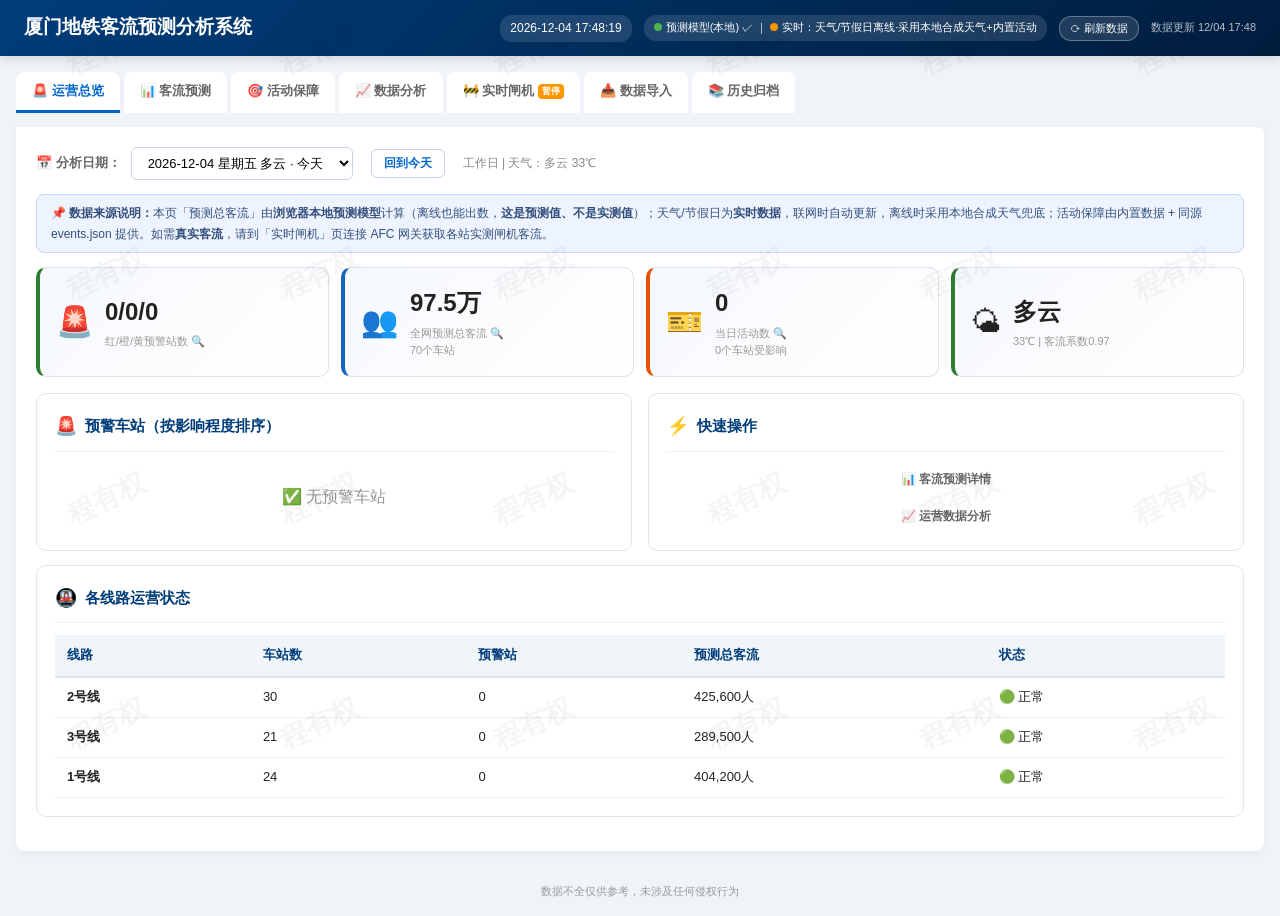
<file: index.html>
<!DOCTYPE html>
<html lang="zh-CN">
<head>
<meta charset="UTF-8">
<meta name="viewport" content="width=device-width, initial-scale=1.0">
<title>厦门地铁客流预测分析系统</title>
<script src="chart.umd.min.js?v=4.4.0" onerror="var _s=document.createElement('script');_s.src='https://registry.npmmirror.com/chart.js/4.4.0/files/dist/chart.umd.min.js';document.head.appendChild(_s);"></script>
<script src="xlsx.full.min.js?v=0.18.5" onerror="var _x=document.createElement('script');_x.src='https://registry.npmmirror.com/xlsx/0.18.5/files/dist/xlsx.full.min.js';document.head.appendChild(_x);"></script>
<style>
*{margin:0;padding:0;box-sizing:border-box;}
:root{--pri:#003d7a;--pri-light:#0066cc;--bg:#f0f4f8;--card:#fff;--border:#e0e6ed;--text:#222;--text2:#666;--text3:#999;--red:#d32f2f;--orange:#e65100;--yellow:#f57f17;--green:#2e7d32;--blue:#1565c0;}
body{font-family:-apple-system,BlinkMacSystemFont,"PingFang SC","Microsoft YaHei",sans-serif;background:var(--bg);color:var(--text);line-height:1.6;}
/* Header */
.header{background:linear-gradient(135deg,var(--pri) 0%,#001d3d 100%);color:#fff;padding:12px 24px;display:flex;align-items:center;gap:14px;box-shadow:0 2px 12px rgba(0,0,0,0.15);position:sticky;top:0;z-index:100;}
.header h1{font-size:19px;font-weight:700;margin-bottom:2px;}
.header .sub{font-size:11px;opacity:0.75;}
.header .right{margin-left:auto;display:flex;align-items:center;gap:12px;font-size:12px;}
.header .right .time{background:rgba(255,255,255,0.12);padding:4px 10px;border-radius:12px;}
.header .right .last-update{font-size:11px;color:rgba(255,255,255,0.72);white-space:nowrap;}
.refresh-btn{border:1px solid rgba(255,255,255,0.3);background:rgba(255,255,255,0.12);color:#fff;font-size:11px;padding:4px 10px;border-radius:12px;cursor:pointer;transition:all .2s;font-family:inherit;}
.refresh-btn:hover{background:rgba(255,255,255,0.24);border-color:rgba(255,255,255,0.55);}
.refresh-btn.spinning{opacity:.7;cursor:progress;}
.tab-paused{display:inline-block;margin-left:4px;font-size:9px;font-weight:600;padding:1px 4px;border-radius:4px;background:#ff9800;color:#fff;vertical-align:middle;}
.header .right .status-dot{width:8px;height:8px;border-radius:50%;background:#4caf50;display:inline-block;margin-right:4px;animation:pulse 2s infinite;}
@keyframes pulse{0%,100%{opacity:1}50%{opacity:0.4}}
/* Container */
.container{max-width:1500px;margin:0 auto;padding:16px;}
/* Tabs */
.tabs{display:flex;gap:4px;margin-bottom:14px;flex-wrap:nowrap;overflow-x:auto;}
.tab-btn{padding:10px 16px;border:none;background:var(--card);border-radius:8px 8px 0 0;cursor:pointer;font-size:13px;font-weight:600;color:var(--text2);transition:all 0.2s;border-bottom:3px solid transparent;white-space:nowrap;}
.tab-btn.active{color:var(--pri-light);border-bottom-color:var(--pri-light);background:var(--card);box-shadow:0 -2px 8px rgba(0,0,0,0.04);}
.tab-btn:hover{color:var(--pri-light);}
/* ===== 暂停服务页 ===== */
.paused-wrap{display:flex;justify-content:center;padding:28px 12px 40px;}
.paused-card{max-width:720px;width:100%;background:var(--card);border-radius:14px;padding:34px 32px;box-shadow:0 4px 20px rgba(0,0,0,0.06);border:1px solid rgba(0,0,0,0.05);}
.paused-icon{font-size:44px;line-height:1;text-align:center;margin-bottom:10px;}
.paused-title{font-size:20px;font-weight:700;text-align:center;color:var(--text);margin-bottom:8px;}
.paused-sub{font-size:13px;text-align:center;color:var(--text2);line-height:1.7;margin-bottom:24px;}
.paused-section{border-top:1px solid rgba(0,0,0,0.07);padding-top:18px;margin-top:18px;}
.paused-h{font-size:13px;font-weight:700;color:var(--text);margin-bottom:10px;}
.paused-body{font-size:12.5px;line-height:1.85;color:var(--text2);}
.paused-body b{color:var(--text);}
.paused-list{display:flex;flex-direction:column;gap:10px;}
.paused-item{display:flex;gap:10px;font-size:12.5px;line-height:1.7;color:var(--text2);}
.paused-item b{color:var(--text);}
.paused-num{flex:none;width:20px;height:20px;border-radius:50%;background:var(--pri);color:#fff;font-size:11px;font-weight:700;display:flex;align-items:center;justify-content:center;margin-top:1px;}
.paused-links{display:grid;grid-template-columns:1fr 1fr;gap:10px;}
.paused-link{text-align:left;border:1px solid rgba(0,0,0,0.09);background:rgba(0,0,0,0.015);border-radius:9px;padding:12px 14px;cursor:pointer;font-family:inherit;transition:all .18s;}
.paused-link:hover{border-color:var(--pri-light);background:rgba(0,0,0,0.035);transform:translateY(-1px);}
.paused-link b{display:block;font-size:12.5px;color:var(--text);margin-bottom:3px;}
.paused-link span{font-size:11px;color:var(--text2);line-height:1.5;}
.paused-foot{margin-top:24px;padding-top:14px;border-top:1px dashed rgba(0,0,0,0.1);font-size:11.5px;color:var(--text2);text-align:center;}
.tab-content{display:none;background:var(--card);border-radius:0 8px 8px 8px;padding:20px;box-shadow:0 2px 10px rgba(0,0,0,0.05);min-height:500px;}
.tab-content.active{display:block;}
/* Cards */
.card{background:var(--card);border:1px solid var(--border);border-radius:10px;padding:18px;margin-bottom:14px;}
.card-title{font-size:15px;font-weight:700;margin-bottom:12px;color:var(--pri);display:flex;align-items:center;gap:8px;border-bottom:1px solid #eff2f7;padding-bottom:10px;}
.card-title .icon{font-size:18px;}
/* Stats Grid */
.stats-grid{display:grid;grid-template-columns:repeat(auto-fit,minmax(180px,1fr));gap:12px;margin-bottom:16px;}
.stat-card{background:linear-gradient(135deg,#f5f8fc 0%,#fff 100%);border:1px solid #dce3ed;border-radius:10px;padding:16px;display:flex;align-items:center;gap:12px;transition:all 0.2s;cursor:default;}
.stat-card:hover{transform:translateY(-2px);box-shadow:0 4px 12px rgba(0,60,120,0.08);}
.stat-card.danger{border-left:4px solid var(--red);}
.stat-card.warning{border-left:4px solid var(--orange);}
.stat-card.success{border-left:4px solid var(--green);}
.stat-card.info{border-left:4px solid var(--blue);}
.stat-icon{font-size:30px;flex-shrink:0;}
.stat-value{font-size:24px;font-weight:700;}
.stat-label{font-size:11px;color:var(--text3);margin-top:2px;}
.stat-sub{font-size:11px;color:var(--text3);}
.stat-card.clickable{cursor:pointer;}
.stat-card.clickable:hover{transform:translateY(-2px);box-shadow:0 4px 12px rgba(0,60,120,0.12);}
/* Collapsible sections */
.collapse-header{cursor:pointer;display:flex;justify-content:space-between;align-items:center;padding:10px 14px;background:#f5f8fc;border-radius:8px;margin-bottom:4px;font-weight:600;font-size:13px;transition:background 0.2s;user-select:none;}
.collapse-header:hover{background:#e8f0fa;}
.collapse-header .arrow{transition:transform 0.25s;font-size:11px;color:#999;}
.collapse-header.open .arrow{transform:rotate(90deg);}
.collapse-body{display:none;padding:10px 2px 10px 18px;}
.collapse-body.open{display:block;}
/* Compact event list */
.event-list-compact{max-height:500px;overflow-y:auto;padding-right:4px;}
.event-list-compact .ev-item{padding:10px 12px;border:1px solid #e0e6ed;border-radius:8px;margin-bottom:6px;cursor:pointer;transition:all 0.15s;font-size:12px;}
.event-list-compact .ev-item:hover{background:#e8f4fd;border-color:var(--pri-light);}
.event-list-compact .ev-item.active{background:#f0f6ff;border-color:var(--pri-light);border-left:4px solid var(--pri-light);}
.event-list-compact .ev-item .ev-name{font-weight:700;font-size:13px;margin-bottom:2px;}
.event-list-compact .ev-item .ev-meta{font-size:11px;color:#888;}
/* Buttons */
.btn{padding:7px 16px;border:1px solid #c8d6e5;border-radius:6px;background:#fff;cursor:pointer;font-size:12px;font-weight:600;color:var(--text2);transition:all 0.15s;}
.btn:hover{background:#f0f5ff;border-color:var(--pri-light);color:var(--pri-light);}
.btn.primary{background:var(--pri-light);color:#fff;border-color:var(--pri-light);}
.btn.primary:hover{background:var(--pri);}
.btn.danger{background:var(--red);color:#fff;border-color:var(--red);}
.btn.danger:hover{background:#b71c1c;}
/* Badges */
.badge{display:inline-block;padding:3px 10px;border-radius:12px;font-size:11px;font-weight:600;line-height:1.4;}
.badge.red{background:#ffebee;color:#c62828;}
.badge.orange{background:#fff3e0;color:#e65100;}
.badge.yellow{background:#fffde7;color:#f57f17;}
.badge.blue{background:#e3f2fd;color:var(--blue);}
.badge.green{background:#e8f5e9;color:var(--green);}
.badge.gray{background:#f5f5f5;color:#666;}
/* Line tags */
.line-tag{display:inline-block;padding:1px 7px;border-radius:10px;font-size:10px;font-weight:700;color:#fff;margin-right:3px;}
.line1{background:#e60012;}
.line2{background:#00b140;}
.line3{background:#00a0e9;}
/* Tables */
table{width:100%;border-collapse:collapse;font-size:13px;}
table th{background:#f0f5fa;padding:10px 12px;text-align:left;font-weight:600;color:var(--pri);border-bottom:2px solid #dce3ed;}
table td{padding:9px 12px;border-bottom:1px solid #eee;}
table tr:hover{background:#f8fbff;}
table.striped tr:nth-child(even){background:#fafbfd;}
/* Selectors */
.selector-row{display:flex;gap:10px;align-items:center;margin-bottom:14px;flex-wrap:wrap;}
.selector-row label{font-size:13px;font-weight:600;color:var(--text2);}
.selector-row select,.selector-row input{padding:7px 12px;border:1px solid #c8d6e5;border-radius:6px;font-size:13px;min-width:160px;background:#fff;}
.selector-row select:focus,.selector-row input:focus{outline:none;border-color:var(--pri-light);box-shadow:0 0 0 3px rgba(0,102,204,0.08);}
/* Chart */
.chart-container{position:relative;width:100%;height:350px;margin:8px 0;background:#f8fbff;border-radius:10px;padding:8px;border:1px solid #dce8f5;}
/* Alert Panel */
.alert-panel{border:1px solid #ffcdd2;background:linear-gradient(135deg,#fff5f5,#fff);border-radius:10px;padding:14px;margin-bottom:12px;}
.alert-panel .alert-header{display:flex;justify-content:space-between;align-items:center;margin-bottom:8px;}
.alert-panel .alert-header .title{font-weight:700;font-size:14px;}
.alert-panel .alert-body{font-size:13px;color:var(--text2);line-height:2;}
.alert-panel.red{border-color:#ffcdd2;background:linear-gradient(135deg,#fff5f5,#fff);}
.alert-panel.orange{border-color:#ffe0b2;background:linear-gradient(135deg,#fffaf5,#fff);}
.alert-panel.yellow{border-color:#fff9c4;background:linear-gradient(135deg,#fffff5,#fff);}
/* SOP steps */
.sop-steps{counter-reset:step;list-style:none;padding:0;}
.sop-steps li{counter-increment:step;padding:8px 0 8px 36px;position:relative;font-size:13px;line-height:1.8;border-bottom:1px solid #f5f5f5;}
.sop-steps li::before{content:counter(step);position:absolute;left:0;top:10px;width:24px;height:24px;background:var(--pri-light);color:#fff;border-radius:50%;text-align:center;line-height:24px;font-size:12px;font-weight:700;}
/* Checkbox list */
.checklist-item{display:flex;align-items:center;gap:10px;padding:8px 0;border-bottom:1px solid #f5f5f5;font-size:13px;}
.checklist-item input[type=checkbox]{width:18px;height:18px;accent-color:var(--pri-light);}
.checklist-item.completed{color:var(--text3);text-decoration:line-through;}
/* Log entry */
.log-entry{padding:10px 14px;border-left:3px solid #c8d6e5;margin-bottom:8px;background:#fafbfd;border-radius:0 6px 6px 0;font-size:13px;}
.log-entry.important{border-left-color:var(--red);background:#fff5f5;}
.log-entry .log-time{font-size:11px;color:var(--text3);}
/* Contact card */
.contact-card{display:flex;align-items:center;gap:10px;padding:10px;border:1px solid var(--border);border-radius:8px;margin-bottom:6px;font-size:13px;}
.contact-card .contact-role{font-weight:700;min-width:120px;}
.contact-card .contact-phone{color:var(--pri-light);font-weight:600;}
/* Form */
.form-group{margin-bottom:12px;}
.form-group label{display:block;font-size:13px;font-weight:600;color:var(--text2);margin-bottom:4px;}
.form-group input,.form-group select,.form-group textarea{width:100%;padding:8px 12px;border:1px solid #c8d6e5;border-radius:6px;font-size:13px;font-family:inherit;}
.form-group textarea{min-height:80px;resize:vertical;}
.form-row{display:grid;grid-template-columns:1fr 1fr;gap:12px;}
/* Two column layout */
.two-col{display:grid;grid-template-columns:1fr 1fr;gap:16px;}
.three-col{display:grid;grid-template-columns:1fr 1fr 1fr;gap:12px;}
/* Progress bar */
.progress-bar{width:100%;height:8px;background:#eef2f7;border-radius:4px;overflow:hidden;margin:4px 0;}
.progress-fill{height:100%;border-radius:4px;transition:width 0.5s;}
/* Clickable row */
.clickable-row{cursor:pointer;transition:all 0.2s;padding:12px;border:1px solid var(--border);border-radius:8px;margin-bottom:8px;}
.clickable-row:hover{background:#e8f4fd;border-color:var(--pri-light);transform:translateY(-1px);box-shadow:0 2px 8px rgba(0,102,204,0.08);}
/* Footer */
.footer-note{text-align:center;padding:16px;color:var(--text3);font-size:11px;}
/* Responsive */
@media(max-width:768px){
  .header{padding:10px 12px;}
  .header h1{font-size:15px;}
  .container{padding:8px;}
  .tabs{gap:3px;margin-bottom:10px;}
  .tab-btn{padding:8px 10px;font-size:11px;}
  .tab-content{padding:12px;}
  .stats-grid{grid-template-columns:1fr 1fr;gap:8px;}
  .stat-card{padding:10px;gap:8px;}
  .stat-value{font-size:18px;}
  .two-col{grid-template-columns:1fr;}
  .three-col{grid-template-columns:1fr;}
  .form-row{grid-template-columns:1fr;}
  .chart-container{height:240px;}
}
@media(max-width:480px){
  .stats-grid{grid-template-columns:1fr;}
  .tab-btn{font-size:10px;padding:6px 8px;}
}
  .wm{position:fixed;top:0;left:0;width:100%;height:100%;pointer-events:none;z-index:9999;overflow:hidden;}
  .wm span{position:absolute;font-size:28px;color:rgba(0,0,0,0.04);transform:rotate(-25deg);white-space:nowrap;user-select:none;font-weight:700;}

  /* ---- 日期选择辅助按钮 ---- */
  .btn-today{padding:5px 12px;border:1px solid #c5d3e6;background:#fff;color:#0066cc;border-radius:6px;
    font-size:12px;font-weight:600;cursor:pointer;margin-left:8px;transition:all .2s;white-space:nowrap;}
  .btn-today:hover{background:#e8f0fa;border-color:#0066cc;}

  /* ==================== 实时闸机 / 大客流预警 ==================== */
  .gate-grid{display:grid;grid-template-columns:repeat(auto-fit,minmax(190px,1fr));gap:12px;margin-bottom:14px;}
  .gate-card{border:1px solid var(--border);border-radius:10px;padding:14px 16px;background:linear-gradient(135deg,#f8fafd 0%,#fff 100%);}
  .gate-card.bl{border-left:4px solid #1565c0;} .gate-card.yl{border-left:4px solid #f57f17;}
  .gate-card.or{border-left:4px solid #e65100;} .gate-card.rd{border-left:4px solid #d32f2f;}
  .gate-card.gn{border-left:4px solid #2e7d32;} .gate-card.gy{border-left:4px solid #9e9e9e;}
  .gate-val{font-size:26px;font-weight:700;line-height:1.15;}
  .gate-lab{font-size:11px;color:var(--text3);margin-top:3px;}
  .gate-sub{font-size:11px;color:var(--text2);margin-top:5px;}

  .conn-bar{display:flex;flex-wrap:wrap;gap:10px;align-items:flex-end;padding:14px;background:#f5f8fc;
    border:1px solid #dce3ed;border-radius:10px;margin-bottom:14px;}
  .conn-bar .fld{display:flex;flex-direction:column;gap:4px;}
  .conn-bar label{font-size:11px;color:var(--text2);font-weight:600;}
  .conn-bar input,.conn-bar select{padding:6px 10px;border:1px solid #ccd6e4;border-radius:6px;font-size:12px;
    font-family:inherit;background:#fff;color:var(--text);}
  .conn-bar input:focus,.conn-bar select:focus{outline:none;border-color:#0066cc;}
  .conn-bar input[type=text]{min-width:230px;}
  .conn-bar input[type=number]{width:78px;}
  .btn{padding:7px 14px;border:none;border-radius:6px;font-size:12px;font-weight:600;cursor:pointer;
    font-family:inherit;transition:all .2s;white-space:nowrap;}
  .btn-pri{background:var(--pri-light);color:#fff;} .btn-pri:hover{background:var(--pri);}
  .btn-dan{background:#d32f2f;color:#fff;} .btn-dan:hover{background:#b71c1c;}
  .btn-sec{background:#e0e6ed;color:#333;} .btn-sec:hover{background:#cfd8e3;}

  .status-pill{display:inline-flex;align-items:center;gap:6px;padding:4px 12px;border-radius:12px;
    font-size:12px;font-weight:600;}
  .status-pill .dot{width:8px;height:8px;border-radius:50%;}
  .st-live{background:#e8f5e9;color:#2e7d32;} .st-live .dot{background:#4caf50;animation:pulse 1.4s infinite;}
  .st-sim{background:#fff3e0;color:#e65100;} .st-sim .dot{background:#ff9800;animation:pulse 1.4s infinite;}
  .st-down{background:#ffebee;color:#c62828;} .st-down .dot{background:#d32f2f;}
  .st-idle{background:#eceff1;color:#607d8b;} .st-idle .dot{background:#90a4ae;}

  /* 告警横幅 */
  .warn-banner{border-radius:10px;padding:14px 18px;margin-bottom:12px;display:flex;align-items:flex-start;
    gap:12px;border-left:6px solid;}
  .warn-banner.red{background:linear-gradient(135deg,#ffebee,#fff);border-color:#d32f2f;}
  .warn-banner.orange{background:linear-gradient(135deg,#fff3e0,#fff);border-color:#e65100;}
  .warn-banner.yellow{background:linear-gradient(135deg,#fffde7,#fff);border-color:#f57f17;}
  .warn-banner.blue{background:linear-gradient(135deg,#e3f2fd,#fff);border-color:#1565c0;}
  .warn-banner .wico{font-size:26px;line-height:1;}
  .warn-banner .wtit{font-weight:700;font-size:14px;margin-bottom:3px;}
  .warn-banner .wmsg{font-size:12px;color:#555;line-height:1.7;}
  .warn-banner .wact{margin-top:8px;font-size:12px;color:#333;background:rgba(255,255,255,.7);
    border-radius:6px;padding:7px 11px;}

  /* 分时热力条 */
  .slot-wrap{display:flex;flex-wrap:wrap;gap:3px;margin-top:8px;}
  .slot-cell{flex:1 1 0;min-width:15px;height:44px;border-radius:3px;position:relative;cursor:default;
    display:flex;align-items:flex-end;justify-content:center;padding-bottom:2px;
    font-size:9px;color:#fff;font-weight:600;text-shadow:0 1px 2px rgba(0,0,0,.4);}
  .slot-axis{display:flex;flex-wrap:wrap;gap:3px;margin-top:3px;}
  .slot-axis span{flex:1 1 0;min-width:15px;text-align:center;font-size:9px;color:#999;}
  .legend{display:flex;gap:14px;flex-wrap:wrap;font-size:11px;color:var(--text2);margin-top:10px;
    padding-top:10px;border-top:1px dashed #e0e6ed;}
  .legend i{display:inline-block;width:11px;height:11px;border-radius:2px;margin-right:4px;vertical-align:-1px;}

  .tbl{width:100%;border-collapse:collapse;font-size:12px;}
  .tbl th{background:#f5f8fc;padding:9px 10px;text-align:left;font-weight:600;color:#455a64;
    border-bottom:2px solid #e0e6ed;white-space:nowrap;}
  .tbl td{padding:9px 10px;border-bottom:1px solid #f0f3f7;}
  .tbl tr:hover td{background:#fafcfe;}
  .tbl .num{text-align:right;font-variant-numeric:tabular-nums;}
  .lv{display:inline-block;padding:2px 9px;border-radius:10px;font-size:11px;font-weight:700;white-space:nowrap;}
  .lv-red{background:#ffebee;color:#c62828;} .lv-orange{background:#fff3e0;color:#e65100;}
  .lv-yellow{background:#fffde7;color:#f57f17;} .lv-blue{background:#e3f2fd;color:#1565c0;}
  .lv-green{background:#e8f5e9;color:#2e7d32;} .lv-none{background:#eceff1;color:#78909c;}

  .cfg-grid{display:grid;grid-template-columns:repeat(auto-fit,minmax(230px,1fr));gap:10px;}
  .cfg-item{display:flex;align-items:center;justify-content:space-between;gap:10px;padding:9px 12px;
    background:#f8fafd;border:1px solid #e6ebf2;border-radius:8px;}
  .cfg-item .cl{font-size:12px;color:#455a64;font-weight:600;}
  .cfg-item .ch{font-size:10px;color:#9aa5b1;}
  .cfg-item input{width:88px;padding:5px 8px;border:1px solid #ccd6e4;border-radius:5px;
    font-size:12px;text-align:right;font-family:inherit;}
  .cfg-item input:focus{outline:none;border-color:#0066cc;}
  .notice{background:#f5f8fc;border:1px dashed #b9c7d9;border-radius:8px;padding:10px 14px;
    font-size:12px;color:#5a6b80;line-height:1.7;margin-bottom:14px;}
  .notice code{background:#eef2f7;padding:1px 5px;border-radius:4px;font-size:11px;color:#0a4d8c;}

  /* ===== 实时闸机（新版：全站网格 + 底部植入标准） ===== */
  .gate-grid{overflow-x:auto;}
  .gate-grid table{width:100%;border-collapse:collapse;}
  .gate-row:hover{background:#f3f8ff;}
  .gate-summary{display:flex;flex-wrap:wrap;align-items:center;gap:8px;margin-bottom:12px;}
  .lvl-chip{font-size:12px;font-weight:600;padding:4px 10px;border-radius:12px;background:#eef1f5;color:#455a73;}
  .lvl-chip.red{background:#fdecea;color:#d32f2f;} .lvl-chip.orange{background:#fff3e0;color:#e65100;}
  .lvl-chip.yellow{background:#fffde7;color:#f9a825;} .lvl-chip.blue{background:#e3f2fd;color:#1565c0;}
  .lvl-chip.none{background:#e8f5e9;color:#2e7d32;}
  .lvl-badge{display:inline-block;padding:2px 10px;border-radius:11px;font-size:11px;font-weight:700;}
  .std-card .std-box{margin-top:4px;}
  .std-box textarea{width:100%;height:200px;font-family:ui-monospace,Menlo,Consolas,monospace;font-size:12px;
    border:1px solid #ccd6e4;border-radius:8px;padding:10px;resize:vertical;box-sizing:border-box;color:#233;}
  .std-box textarea:focus{outline:none;border-color:#0066cc;box-shadow:0 0 0 3px rgba(0,102,204,.08);}
  .std-btns{display:flex;gap:8px;margin:8px 0;}
  .std-status{font-size:12px;min-height:18px;}
  .kv{display:grid;grid-template-columns:repeat(auto-fit,minmax(160px,1fr));gap:10px;margin:12px 0;}
  .kv-i{background:#f6f9fd;border:1px solid #e6edf5;border-radius:8px;padding:10px 12px;}
  .kv-l{font-size:11px;color:#6b7a8d;} .kv-v{font-size:15px;font-weight:700;margin-top:2px;color:#1b2a3a;}
  .alert-box{border-radius:8px;padding:12px 14px;margin:12px 0;font-size:13px;line-height:1.7;}
  .bars{display:flex;align-items:flex-end;gap:2px;height:120px;padding-top:6px;border-bottom:1px solid #eef2f7;}
  .bar-col{position:relative;flex:1;height:100%;display:flex;flex-direction:column;justify-content:flex-end;}
  .bar{width:100%;border-radius:2px 2px 0 0;}
  .bar.in{background:linear-gradient(180deg,#4a90e2,#2f6fd0);}
  .bar.out{background:linear-gradient(180deg,#34c0a8,#1f9e86);}
  .bar-x{position:absolute;bottom:-16px;left:50%;transform:translateX(-50%);font-size:9px;color:#9aa7b6;}


    font-size:11px;color:#5a6b7d;line-height:1.8;}
</style>
</head>
<body>

<div class="wm" id="watermarkBox"></div>

<div class="header">
  <div>
    <h1>厦门地铁客流预测分析系统</h1>
  </div>
  <div class="right">
    <span class="time" id="liveTime">--</span>
    <span id="crawlBadge" style="font-size:11px;background:rgba(255,255,255,0.12);padding:4px 10px;border-radius:12px;"><span class="status-dot"></span>系统运行中</span>
    <button id="refreshBtn" class="refresh-btn" onclick="manualRefresh()" title="重新抓取天气 / 节假日 / 活动并重算预测">⟳ 刷新数据</button>
    <span id="lastUpdate" class="last-update">尚未更新</span>
  </div>
</div>

<div class="container">
  <div class="tabs">
    <button class="tab-btn active" onclick="switchTab('dashboard')">🚨 运营总览</button>
    <button class="tab-btn" onclick="switchTab('flow')">📊 客流预测</button>
    <button class="tab-btn" onclick="switchTab('event')">🎯 活动保障</button>
    <button class="tab-btn" onclick="switchTab('analytics')">📈 数据分析</button>
    <button class="tab-btn" onclick="switchTab('gate')" title="AFC 实时闸机数据尚未接入，该模块暂停服务">🚧 实时闸机<span class="tab-paused">暂停</span></button>
    <button class="tab-btn" onclick="switchTab('import')" title="导入站级实际客流，回测并累积校准模型">📥 数据导入</button>
    <button class="tab-btn" onclick="switchTab('archive')">📚 历史归档</button>
  </div>
  <div class="tab-content active" id="tab-dashboard"></div>
  <div class="tab-content" id="tab-flow"></div>
  <div class="tab-content" id="tab-event"></div>
  <div class="tab-content" id="tab-analytics"></div>
  <div class="tab-content" id="tab-gate"></div>
  <div class="tab-content" id="tab-import"></div>
  <div class="tab-content" id="tab-archive"></div>
</div>
<div class="footer-note">数据不全仅供参考，未涉及任何侵权行为</div>

<script>
// ==================== 日期基准（本地时区 / 跨零点自动刷新） ====================
// 原实现用 new Date().toISOString().slice(0,10) —— 取的是 UTC 日期。
// 北京时间 = UTC+8，每天 00:00~07:59 会返回"前一天"，是日期不准的根源之一。
function pad2(n){return String(n).padStart(2,'0');}
function esc(s){return String(s==null?'':s).replace(/&/g,'&amp;').replace(/</g,'&lt;').replace(/>/g,'&gt;').replace(/"/g,'&quot;');}
function fmtDate(d){return d.getFullYear()+'-'+pad2(d.getMonth()+1)+'-'+pad2(d.getDate());}
function todayStr(){return fmtDate(new Date());}            // 本地时区（北京时间）
function addDays(ds,n){var p=ds.split('-');var d=new Date(+p[0],+p[1]-1,+p[2]);d.setDate(d.getDate()+n);return fmtDate(d);}
function dateLabel(d){
  var t=todayStr();
  if(d===t)return '今天';
  if(d===addDays(t,1))return '明天';
  if(d===addDays(t,2))return '后天';
  return '';
}

// ==================== LIVE CLOCK ====================
function updateClock(){
  var n=new Date();
  document.getElementById('liveTime').textContent=
    fmtDate(n)+' '+pad2(n.getHours())+':'+pad2(n.getMinutes())+':'+pad2(n.getSeconds());
}
setInterval(updateClock,1000);updateClock();

// ==================== EMBEDDED DATA ====================
// Note: CRAWLED data from original system preserved; extended with operations data
</script>


<script>
var CRAWLED = {
"weather":
 {
"source":
 "中国天气网 (t.weather.itboy.net)",
 "source_url":
 "http://t.weather.itboy.net/api/weather/city/101230201",
 "city_code":
 "101230201",
 "crawl_time":
 "2026-07-23 19:00:27",
 "current":
 {
"temperature":
 "32.5",
 "humidity":
 "72%",
 "air_quality":
 "优",
 "pm25":
 18.0,
 "pm10":
 40.0,
 "ganmao":
 "各类人群可自由活动"}
,
 "forecast":
 [
{
"date":
 "2026-07-23",
 "week":
 "星期四",
 "sunrise":
 "05:31",
 "high":
 "高温 32℃",
 "low":
 "低温 27℃",
 "weather":
 "晴",
 "wind_dir":
 "西南风",
 "wind_level":
 "2级",
 "aqi":
 43,
 "aqi_level":
 null}
,
 {
"date":
 "2026-07-24",
 "week":
 "星期五",
 "sunrise":
 "05:32",
 "high":
 "高温 32℃",
 "low":
 "低温 26℃",
 "weather":
 "晴",
 "wind_dir":
 "东北风",
 "wind_level":
 "2级",
 "aqi":
 45,
 "aqi_level":
 null}
,
 {
"date":
 "2026-07-25",
 "week":
 "星期六",
 "sunrise":
 "05:32",
 "high":
 "高温 31℃",
 "low":
 "低温 27℃",
 "weather":
 "多云",
 "wind_dir":
 "东北风",
 "wind_level":
 "3级",
 "aqi":
 50,
 "aqi_level":
 null}
,
 {
"date":
 "2026-07-26",
 "week":
 "星期日",
 "sunrise":
 "05:33",
 "high":
 "高温 27℃",
 "low":
 "低温 25℃",
 "weather":
 "中雨",
 "wind_dir":
 "东南风",
 "wind_level":
 "4级",
 "aqi":
 36,
 "aqi_level":
 null}
,
 {
"date":
 "2026-07-27",
 "week":
 "星期一",
 "sunrise":
 "05:33",
 "high":
 "高温 28℃",
 "low":
 "低温 26℃",
 "weather":
 "阴",
 "wind_dir":
 "东南风",
 "wind_level":
 "2级",
 "aqi":
 40,
 "aqi_level":
 null}
,
 {
"date":
 "2026-07-28",
 "week":
 "星期二",
 "sunrise":
 "05:34",
 "high":
 "高温 29℃",
 "low":
 "低温 25℃",
 "weather":
 "小雨",
 "wind_dir":
 "东南风",
 "wind_level":
 "2级",
 "aqi":
 46,
 "aqi_level":
 null}
,
 {
"date":
 "2026-07-29",
 "week":
 "星期三",
 "sunrise":
 "05:34",
 "high":
 "高温 30℃",
 "low":
 "低温 26℃",
 "weather":
 "中雨",
 "wind_dir":
 "东南风",
 "wind_level":
 "2级",
 "aqi":
 36,
 "aqi_level":
 null}
,
 {
"date":
 "2026-07-30",
 "week":
 "星期四",
 "sunrise":
 "05:35",
 "high":
 "高温 29℃",
 "low":
 "低温 26℃",
 "weather":
 "大雨",
 "wind_dir":
 "东南风",
 "wind_level":
 "2级",
 "aqi":
 21,
 "aqi_level":
 null}
,
 {
"date":
 "2026-07-31",
 "week":
 "星期五",
 "sunrise":
 "05:35",
 "high":
 "高温 31℃",
 "low":
 "低温 26℃",
 "weather":
 "大雨",
 "wind_dir":
 "西南风",
 "wind_level":
 "2级",
 "aqi":
 20,
 "aqi_level":
 null}
,
 {
"date":
 "2026-08-01",
 "week":
 "星期六",
 "sunrise":
 "05:36",
 "high":
 "高温 31℃",
 "low":
 "低温 26℃",
 "weather":
 "暴雨",
 "wind_dir":
 "西南风",
 "wind_level":
 "2级",
 "aqi":
 19,
 "aqi_level":
 null}
,
 {
"date":
 "2026-08-02",
 "week":
 "星期日",
 "sunrise":
 "05:36",
 "high":
 "高温 30℃",
 "low":
 "低温 26℃",
 "weather":
 "大雨",
 "wind_dir":
 "南风",
 "wind_level":
 "2级",
 "aqi":
 17,
 "aqi_level":
 null}
,
 {
"date":
 "2026-08-03",
 "week":
 "星期一",
 "sunrise":
 "05:36",
 "high":
 "高温 31℃",
 "low":
 "低温 25℃",
 "weather":
 "中雨",
 "wind_dir":
 "东北风",
 "wind_level":
 "2级",
 "aqi":
 21,
 "aqi_level":
 null}
,
 {
"date":
 "2026-08-04",
 "week":
 "星期二",
 "sunrise":
 "05:37",
 "high":
 "高温 31℃",
 "low":
 "低温 26℃",
 "weather":
 "阴",
 "wind_dir":
 "东北风",
 "wind_level":
 "2级",
 "aqi":
 29,
 "aqi_level":
 null}
,
 {
"date":
 "2026-08-05",
 "week":
 "星期三",
 "sunrise":
 "05:37",
 "high":
 "高温 32℃",
 "low":
 "低温 26℃",
 "weather":
 "小雨",
 "wind_dir":
 "东风",
 "wind_level":
 "2级",
 "aqi":
 31,
 "aqi_level":
 null}
,
 {
"date":
 "2026-08-06",
 "week":
 "星期四",
 "sunrise":
 "05:38",
 "high":
 "高温 32℃",
 "low":
 "低温 26℃",
 "weather":
 "小雨",
 "wind_dir":
 "东风",
 "wind_level":
 "2级",
 "aqi":
 32,
 "aqi_level":
 null}
]
,
 "yesterday":
 {
"date":
 "2026-07-22",
 "high":
 "高温 32℃",
 "low":
 "低温 27℃",
 "weather":
 "晴",
 "wind_dir":
 "西南风",
 "wind_level":
 "2级"}
}
,
 "holidays":
 {
"source":
 "timor.tech 节假日API",
 "source_url":
 "https://timor.tech/api/holiday/info/",
 "crawl_time":
 "2026-07-23 19:00:27",
 "days":
 [
{
"date":
 "2026-07-23",
 "type_code":
 0,
 "type_name":
 "周四",
 "week":
 4,
 "holiday":
 null}
,
 {
"date":
 "2026-07-24",
 "type_code":
 0,
 "type_name":
 "周五",
 "week":
 5,
 "holiday":
 null}
,
 {
"date":
 "2026-07-25",
 "type_code":
 1,
 "type_name":
 "周六",
 "week":
 6,
 "holiday":
 null}
,
 {
"date":
 "2026-07-26",
 "type_code":
 1,
 "type_name":
 "周日",
 "week":
 7,
 "holiday":
 null}
,
 {
"date":
 "2026-07-27",
 "type_code":
 0,
 "type_name":
 "周一",
 "week":
 1,
 "holiday":
 null}
,
 {
"date":
 "2026-07-28",
 "type_code":
 0,
 "type_name":
 "周二",
 "week":
 2,
 "holiday":
 null}
,
 {
"date":
 "2026-07-29",
 "type_code":
 0,
 "type_name":
 "周三",
 "week":
 3,
 "holiday":
 null}
,
 {
"date":
 "2026-07-30",
 "type_code":
 0,
 "type_name":
 "周四",
 "week":
 4,
 "holiday":
 null}
,
 {
"date":
 "2026-07-31",
 "error":
 "HTTP Error 429: Too Many Requests"}
,
 {
"date":
 "2026-08-01",
 "error":
 "HTTP Error 429: Too Many Requests"}
,
 {
"date":
 "2026-08-02",
 "error":
 "HTTP Error 429: Too Many Requests"}
,
 {
"date":
 "2026-08-03",
 "error":
 "HTTP Error 429: Too Many Requests"}
,
 {
"date":
 "2026-08-04",
 "error":
 "HTTP Error 429: Too Many Requests"}
,
 {
"date":
 "2026-08-05",
 "error":
 "HTTP Error 429: Too Many Requests"}
,
 {
"date":
 "2026-08-06",
 "error":
 "HTTP Error 429: Too Many Requests"}
]
}
,
 "hotsearch":
 {
"source":
 "百度热搜榜 (top.baidu.com)",
 "source_url":
 "https://top.baidu.com/board?tab=realtime",
 "crawl_time":
 "2026-07-23 19:00:44",
 "hot_words":
 [
{
"rank":
 1,
 "word":
 "总书记为何高度重视基础教育",
 "hot_score":
 7904751}
,
 {
"rank":
 2,
 "word":
 "滔搏回应暴力打折甩卖耐克库存",
 "hot_score":
 7809211}
,
 {
"rank":
 3,
 "word":
 "644分考生报志愿没看清本部和分校",
 "hot_score":
 7712898}
,
 {
"rank":
 4,
 "word":
 "大暑时节 这份中暑防治指南请查收",
 "hot_score":
 7619396}
,
 {
"rank":
 5,
 "word":
 "GDP十强省份又变了",
 "hot_score":
 7522920}
,
 {
"rank":
 6,
 "word":
 "暑期档票房破50亿 《功夫女足》领跑",
 "hot_score":
 7428200}
,
 {
"rank":
 7,
 "word":
 "净网：网警发20起涉汛涉灾谣言案例",
 "hot_score":
 7332242}
,
 {
"rank":
 8,
 "word":
 "男子彩票中奖5400万 号码竟是捡到的",
 "hot_score":
 7233506}
,
 {
"rank":
 9,
 "word":
 "女子搬运150斤黄鸡蛋瞬间全碎",
 "hot_score":
 7137479}
,
 {
"rank":
 10,
 "word":
 "王楚钦回应1比2徐海东",
 "hot_score":
 7048823}
,
 {
"rank":
 11,
 "word":
 "中国数学家冲击菲尔兹奖 研究了啥",
 "hot_score":
 6952044}
,
 {
"rank":
 12,
 "word":
 "中纪委一日连打三“虎”",
 "hot_score":
 6855395}
,
 {
"rank":
 13,
 "word":
 "荣耀更换logo",
 "hot_score":
 6755908}
,
 {
"rank":
 14,
 "word":
 "郑州8岁男孩装千度近视一年",
 "hot_score":
 6665676}
,
 {
"rank":
 15,
 "word":
 "“最爱发钱老板”当场辞退不孝员工",
 "hot_score":
 6572916}
,
 {
"rank":
 16,
 "word":
 "男子称跟女同事开玩笑被打还被开除",
 "hot_score":
 6477842}
,
 {
"rank":
 17,
 "word":
 "奶茶店集体卖冰淇淋 定价比奶茶贵",
 "hot_score":
 6375709}
,
 {
"rank":
 18,
 "word":
 "电影暑期档已经不存在了",
 "hot_score":
 6281843}
,
 {
"rank":
 19,
 "word":
 "妈妈把孩子暑假作业进度可视化",
 "hot_score":
 6177055}
,
 {
"rank":
 20,
 "word":
 "演员寇占文被法院悬赏",
 "hot_score":
 6096778}
,
 {
"rank":
 21,
 "word":
 "菲公务船侵闯黄岩岛海域 中方驱离",
 "hot_score":
 5995481}
,
 {
"rank":
 22,
 "word":
 "医生称“抖腿”能够保护血管",
 "hot_score":
 5897724}
,
 {
"rank":
 23,
 "word":
 "小伙带父母花2.5万从广州打车到西藏",
 "hot_score":
 5812066}
,
 {
"rank":
 24,
 "word":
 "云南耿马现54.7公斤巨大口蘑",
 "hot_score":
 5702250}
,
 {
"rank":
 25,
 "word":
 "10年涨价3倍 共享单车越骑越贵",
 "hot_score":
 5621917}
,
 {
"rank":
 26,
 "word":
 "中方回应王毅缺席东盟与中日韩外长会",
 "hot_score":
 5507540}
,
 {
"rank":
 27,
 "word":
 "乒超：蒯曼率队冲首胜",
 "hot_score":
 5416989}
,
 {
"rank":
 28,
 "word":
 "两兄弟暴雨前将满院粮食搬回屋",
 "hot_score":
 5322809}
,
 {
"rank":
 29,
 "word":
 "74年前坠海美国客机终于被找到",
 "hot_score":
 5228142}
,
 {
"rank":
 30,
 "word":
 "老家空调一刻不停 漠河出门穿长袖",
 "hot_score":
 5124158}
]
,
 "xiamen_related":
 [
]
}
,
 "events":
 {
 "source": "厦门本地宝/大河票务/CsoShow/厦门会展集团/展家网/中国田协赛事目录/厦门市文旅局审批公告（2026-10-23 整理）",
 "crawl_time": "2026-10-23 15:30:00",
 "update_strategy": "活动数据由模型侧定期检索公开信源生成 events.json，页面每次打开实时拉取该文件；如需最新场次，替换本文件即可生效。",
 "events": [
  {
   "id": "EVT-2026-1010",
   "name": "2026闽超总决赛 厦门队 vs 福州队",
   "type": "体育比赛",
   "date": "2026-10-17",
   "start_time": "19:00",
   "end_time": "21:30",
   "venue": "厦门奥林匹克体育中心-白鹭体育场",
   "venue_capacity": 60000,
   "expected_attendance": 51000,
   "price_range": "80-380元",
   "source": "闽超组委会/厦门交警/澎湃新闻",
   "source_url": "https://www.thepaper.cn/newsDetail_forward_34270708",
   "ticket_status": "已结束",
   "note": "实际到场约5.1万人，国际博览中心站实测进站2.89万，已用于模型校准"
  },
  {
   "id": "EVT-2026-1027-X",
   "name": "第68届全国制药机械博览会暨2026中国国际制药机械博览会",
   "type": "展览会",
   "date": "2026-10-27",
   "start_time": "09:00",
   "end_time": "17:00",
   "venue": "厦门国际博览中心",
   "venue_capacity": 0,
   "expected_attendance": 80000,
   "price_range": "免费-50元",
   "source": "厦门会展集团/展家网",
   "source_url": "https://www.zhanhome.com/xiamen",
   "ticket_status": "售票中",
   "end_date": "2026-10-29",
   "note": "24万㎡、历年规模最大的专业展，11个展馆全开"
  },
  {
   "id": "EVT-2026-1028-H",
   "name": "厦门国际光储充产业博览会暨华南区光储充供应链大会",
   "type": "展览会",
   "date": "2026-10-28",
   "start_time": "09:00",
   "end_time": "17:00",
   "venue": "厦门国际会展中心",
   "venue_capacity": 0,
   "expected_attendance": 100000,
   "price_range": "免费",
   "source": "厦门会展集团/展家网",
   "source_url": "https://www.zhanhome.com/xiamen",
   "ticket_status": "售票中",
   "end_date": "2026-10-30"
  },
  {
   "id": "EVT-2026-1031-A",
   "name": "薛之谦「万兽之王」巡回演唱会 厦门站（第1场）",
   "type": "演唱会",
   "date": "2026-10-31",
   "start_time": "19:00",
   "end_time": "22:30",
   "venue": "厦门奥林匹克体育中心-白鹭体育场",
   "venue_capacity": 60000,
   "expected_attendance": 50000,
   "price_range": "380-1880元",
   "source": "厦门本地宝/爱稻草票务",
   "source_url": "https://m.xm.bendibao.com/news/93699.shtm",
   "ticket_status": "售票中"
  },
  {
   "id": "EVT-2026-1101-A",
   "name": "薛之谦「万兽之王」巡回演唱会 厦门站（第2场）",
   "type": "演唱会",
   "date": "2026-11-01",
   "start_time": "19:00",
   "end_time": "22:30",
   "venue": "厦门奥林匹克体育中心-白鹭体育场",
   "venue_capacity": 60000,
   "expected_attendance": 50000,
   "price_range": "380-1880元",
   "source": "厦门本地宝/爱稻草票务",
   "source_url": "https://m.xm.bendibao.com/news/93699.shtm",
   "ticket_status": "售票中"
  },
  {
   "id": "EVT-2026-1105-X",
   "name": "2026厦门国际滋养健康产业博览会暨第39届大健康产业交易博览会",
   "type": "展览会",
   "date": "2026-11-05",
   "start_time": "09:00",
   "end_time": "17:00",
   "venue": "厦门国际博览中心",
   "venue_capacity": 0,
   "expected_attendance": 50000,
   "price_range": "免费",
   "source": "厦门会展集团/展家网",
   "source_url": "https://www.zhanhome.com/xiamen",
   "ticket_status": "售票中",
   "end_date": "2026-11-07"
  },
  {
   "id": "EVT-2026-1106-H",
   "name": "第二十二届中国国际粮油产品及设备技术展示交易会",
   "type": "展览会",
   "date": "2026-11-06",
   "start_time": "09:00",
   "end_time": "17:00",
   "venue": "厦门国际会展中心",
   "venue_capacity": 0,
   "expected_attendance": 50000,
   "price_range": "免费",
   "source": "展家网",
   "source_url": "https://www.zhanhome.com/xiamen",
   "ticket_status": "售票中",
   "end_date": "2026-11-08"
  },
  {
   "id": "EVT-2026-1106-B",
   "name": "2026厦门国际户外用品·体育用品博览会",
   "type": "展览会",
   "date": "2026-11-06",
   "start_time": "09:00",
   "end_time": "17:00",
   "venue": "厦门佰翔会展中心",
   "venue_capacity": 0,
   "expected_attendance": 20000,
   "price_range": "免费",
   "source": "展家网",
   "source_url": "https://www.zhanhome.com/xiamen",
   "ticket_status": "售票中",
   "end_date": "2026-11-08"
  },
  {
   "id": "EVT-2026-1106-L",
   "name": "海底时光机《北方失真区》巡演 厦门站",
   "type": "演唱会",
   "date": "2026-11-06",
   "start_time": "20:00",
   "end_time": "22:00",
   "venue": "厦门RealLive And Books",
   "venue_capacity": 400,
   "expected_attendance": 350,
   "price_range": "109元起",
   "source": "CsoShow",
   "source_url": "https://csoshow.com/month/xiamen-concert-11.html",
   "ticket_status": "售票中"
  },
  {
   "id": "EVT-2026-1107-A",
   "name": "薛之谦「万兽之王」巡回演唱会 厦门站（第3场）",
   "type": "演唱会",
   "date": "2026-11-07",
   "start_time": "19:00",
   "end_time": "22:30",
   "venue": "厦门奥林匹克体育中心-白鹭体育场",
   "venue_capacity": 60000,
   "expected_attendance": 50000,
   "price_range": "380-1880元",
   "source": "厦门本地宝/爱稻草票务",
   "source_url": "https://m.xm.bendibao.com/news/93699.shtm",
   "ticket_status": "售票中"
  },
  {
   "id": "EVT-2026-1108-A",
   "name": "薛之谦「万兽之王」巡回演唱会 厦门站（第4场）",
   "type": "演唱会",
   "date": "2026-11-08",
   "start_time": "19:00",
   "end_time": "22:30",
   "venue": "厦门奥林匹克体育中心-白鹭体育场",
   "venue_capacity": 60000,
   "expected_attendance": 50000,
   "price_range": "380-1880元",
   "source": "厦门本地宝/爱稻草票务",
   "source_url": "https://m.xm.bendibao.com/news/93699.shtm",
   "ticket_status": "售票中"
  },
  {
   "id": "EVT-2026-1113-X",
   "name": "2026厦门国际鞋业·纺织服装·袜业采购交易展览会",
   "type": "展览会",
   "date": "2026-11-13",
   "start_time": "09:00",
   "end_time": "17:00",
   "venue": "厦门国际博览中心",
   "venue_capacity": 0,
   "expected_attendance": 30000,
   "price_range": "免费",
   "source": "展家网",
   "source_url": "https://www.zhanhome.com/xiamen",
   "ticket_status": "售票中",
   "end_date": "2026-11-15"
  },
  {
   "id": "EVT-2026-1113-H",
   "name": "第二十三届中国厦门国际保健博览会",
   "type": "展览会",
   "date": "2026-11-13",
   "start_time": "09:00",
   "end_time": "17:00",
   "venue": "厦门国际会展中心",
   "venue_capacity": 0,
   "expected_attendance": 80000,
   "price_range": "免费",
   "source": "展家网",
   "source_url": "https://www.zhanhome.com/xiamen",
   "ticket_status": "售票中",
   "end_date": "2026-11-15"
  },
  {
   "id": "EVT-2026-1113-L",
   "name": "Yellllow阿喽「志富路」EP巡演 厦门站",
   "type": "演唱会",
   "date": "2026-11-13",
   "start_time": "20:00",
   "end_time": "22:00",
   "venue": "厦门RealLive And Books",
   "venue_capacity": 400,
   "expected_attendance": 350,
   "price_range": "108元起",
   "source": "CsoShow",
   "source_url": "https://www.csoshow.com/city/zhanglushixiamen/",
   "ticket_status": "售票中"
  },
  {
   "id": "EVT-2026-1114-L",
   "name": "粥粥和小伙2026放轻松巡演 厦门站",
   "type": "演唱会",
   "date": "2026-11-14",
   "start_time": "19:50",
   "end_time": "21:50",
   "venue": "厦门Ovogo旺来现场",
   "venue_capacity": 800,
   "expected_attendance": 700,
   "price_range": "99元起",
   "source": "CsoShow",
   "source_url": "https://www.csoshow.com/city/zhanglushixiamen/",
   "ticket_status": "售票中"
  },
  {
   "id": "EVT-2026-1120-H",
   "name": "2026厦门国际咖啡产业博览会（厦门咖啡展）",
   "type": "展览会",
   "date": "2026-11-20",
   "start_time": "09:00",
   "end_time": "17:00",
   "venue": "厦门国际会展中心",
   "venue_capacity": 0,
   "expected_attendance": 30000,
   "price_range": "免费",
   "source": "厦门会展集团/展家网",
   "source_url": "https://www.zhanhome.com/xiamen",
   "ticket_status": "售票中",
   "end_date": "2026-11-22"
  },
  {
   "id": "EVT-2026-1121-A",
   "name": "周深2026「深深的」巡回演唱会 厦门站（第1场）",
   "type": "演唱会",
   "date": "2026-11-21",
   "start_time": "19:00",
   "end_time": "22:30",
   "venue": "厦门奥林匹克体育中心-白鹭体育场",
   "venue_capacity": 60000,
   "expected_attendance": 50000,
   "price_range": "399-1699元",
   "source": "厦门市文旅局审批/厦门日报",
   "source_url": "https://www.sohu.com/a/1043147766_123181",
   "ticket_status": "售票中"
  },
  {
   "id": "EVT-2026-1122-A",
   "name": "周深2026「深深的」巡回演唱会 厦门站（第2场）",
   "type": "演唱会",
   "date": "2026-11-22",
   "start_time": "19:00",
   "end_time": "22:30",
   "venue": "厦门奥林匹克体育中心-白鹭体育场",
   "venue_capacity": 60000,
   "expected_attendance": 50000,
   "price_range": "399-1699元",
   "source": "厦门市文旅局审批/厦门日报",
   "source_url": "https://www.sohu.com/a/1043147766_123181",
   "ticket_status": "售票中"
  },
  {
   "id": "EVT-2026-1122-T",
   "name": "井胧厦门演唱会",
   "type": "演唱会",
   "date": "2026-11-22",
   "start_time": "19:30",
   "end_time": "21:30",
   "venue": "闽南大戏院",
   "venue_capacity": 1500,
   "expected_attendance": 1300,
   "price_range": "100-480元",
   "source": "大河票务",
   "source_url": "https://www.dahepiao.com/yc/jsjshs",
   "ticket_status": "售票中"
  },
  {
   "id": "EVT-2026-1126-H",
   "name": "第21届厦门美容美发化妆品博览会（美业展）",
   "type": "展览会",
   "date": "2026-11-26",
   "start_time": "09:00",
   "end_time": "17:00",
   "venue": "厦门国际会展中心",
   "venue_capacity": 0,
   "expected_attendance": 50000,
   "price_range": "免费",
   "source": "展家网",
   "source_url": "https://www.zhanhome.com/xiamen",
   "ticket_status": "售票中",
   "end_date": "2026-11-28"
  },
  {
   "id": "EVT-2026-1127-L",
   "name": "SoulFa灵魂沙发《失望的山》巡演 厦门站",
   "type": "演唱会",
   "date": "2026-11-27",
   "start_time": "20:00",
   "end_time": "22:00",
   "venue": "厦门Ovogo旺来现场",
   "venue_capacity": 800,
   "expected_attendance": 700,
   "price_range": "160元起",
   "source": "CsoShow",
   "source_url": "https://www.csoshow.com/city/zhanglushixiamen/",
   "ticket_status": "售票中"
  },
  {
   "id": "EVT-2026-1128-L",
   "name": "陈德修「Kill the Monster」巡演 厦门站",
   "type": "演唱会",
   "date": "2026-11-28",
   "start_time": "14:30",
   "end_time": "16:30",
   "venue": "厦门RealLive And Books",
   "venue_capacity": 400,
   "expected_attendance": 350,
   "price_range": "280元起",
   "source": "大河票务",
   "source_url": "https://www.dahepiao.com/yc/jsjshs",
   "ticket_status": "售票中"
  },
  {
   "id": "EVT-2026-1128-B",
   "name": "黄霄雲「宇宙无敌号2.0」巡回演唱会 厦门站",
   "type": "演唱会",
   "date": "2026-11-28",
   "start_time": "19:00",
   "end_time": "21:30",
   "venue": "厦门奥林匹克体育中心-凤凰体育馆",
   "venue_capacity": 18000,
   "expected_attendance": 12000,
   "price_range": "280-1280元",
   "source": "厦门市文旅局审批/澎湃新闻",
   "source_url": "https://m.thepaper.cn/newsDetail_forward_34220627",
   "ticket_status": "售票中"
  },
  {
   "id": "EVT-2026-1128-C",
   "name": "八三夭2026「没有翅膀的人」巡回演唱会 厦门站",
   "type": "演唱会",
   "date": "2026-11-28",
   "start_time": "19:30",
   "end_time": "22:00",
   "venue": "厦门集美嘉庚体育馆",
   "venue_capacity": 8000,
   "expected_attendance": 6000,
   "price_range": "380-780元",
   "source": "大河票务/天视文化",
   "source_url": "https://www.dahepiao.com/yc/jsjshs",
   "ticket_status": "售票中"
  },
  {
   "id": "EVT-2026-1206-R",
   "name": "2026厦门海沧半程马拉松",
   "type": "马拉松",
   "date": "2026-12-06",
   "start_time": "07:00",
   "end_time": "10:30",
   "venue": "海沧大道（沿线）",
   "venue_capacity": 0,
   "expected_attendance": 18000,
   "price_range": "免费-200元",
   "source": "中国田协2026赛事目录/百度百科",
   "source_url": "https://baike.baidu.com/item/2026厦门海沧半程马拉松/67106584",
   "ticket_status": "售票中",
   "note": "赛事规模18000人，赛道沿兴港路/海沧大道/滨湖路，影响海沧片区多站；7:00 起跑、6:00 前集结"
  },
  {
   "id": "EVT-2026-1210-L",
   "name": "沼泽「时间已回到这地方」巡演 厦门站",
   "type": "演唱会",
   "date": "2026-12-10",
   "start_time": "20:00",
   "end_time": "22:00",
   "venue": "厦门RealLive And Books",
   "venue_capacity": 400,
   "expected_attendance": 350,
   "price_range": "130元起",
   "source": "CsoShow",
   "source_url": "https://www.csoshow.com/city/zhanglushixiamen/",
   "ticket_status": "售票中"
  },
  {
   "id": "EVT-2026-1211-T",
   "name": "舞蹈诗剧《只此青绿》厦门站",
   "type": "舞蹈",
   "date": "2026-12-11",
   "start_time": "19:30",
   "end_time": "21:30",
   "venue": "厦门嘉庚剧院",
   "venue_capacity": 1200,
   "expected_attendance": 1100,
   "price_range": "180-880元",
   "source": "大河票务",
   "source_url": "https://www.dahepiao.com/yc/jsjshs",
   "ticket_status": "售票中",
   "end_date": "2026-12-12"
  },
  {
   "id": "EVT-2026-1212-C",
   "name": "5566「永不落幕」巡回演唱会 厦门站",
   "type": "演唱会",
   "date": "2026-12-12",
   "start_time": "19:30",
   "end_time": "22:00",
   "venue": "厦门集美嘉庚体育馆",
   "venue_capacity": 8000,
   "expected_attendance": 6000,
   "price_range": "380-1280元",
   "source": "厦门本地宝",
   "source_url": "https://m.xm.bendibao.com/news/93699.shtm",
   "ticket_status": "售票中"
  },
  {
   "id": "EVT-2026-1218-X",
   "name": "2026鸿威·世界宠物博览会-厦门展（含世界燕窝及天然滋补品博览会）",
   "type": "展览会",
   "date": "2026-12-18",
   "start_time": "09:00",
   "end_time": "17:00",
   "venue": "厦门国际博览中心",
   "venue_capacity": 0,
   "expected_attendance": 110000,
   "price_range": "50-100元",
   "source": "展家网/厦门会展集团",
   "source_url": "https://www.zhanhome.com/xiamen",
   "ticket_status": "售票中",
   "end_date": "2026-12-20"
  },
  {
   "id": "EVT-2026-1219-B2",
   "name": "2026厦门疗愈产业展览会",
   "type": "展览会",
   "date": "2026-12-19",
   "start_time": "09:00",
   "end_time": "17:00",
   "venue": "厦门佰翔会展中心",
   "venue_capacity": 0,
   "expected_attendance": 15000,
   "price_range": "9.9-19.9元",
   "source": "大河票务",
   "source_url": "https://www.dahepiao.com/yc/jsjshs",
   "ticket_status": "售票中",
   "end_date": "2026-12-21"
  },
  {
   "id": "EVT-2026-1219-B",
   "name": "谭咏麟《刻骨铭心》巡回演唱会 厦门站（第1场）",
   "type": "演唱会",
   "date": "2026-12-19",
   "start_time": "19:30",
   "end_time": "22:00",
   "venue": "厦门奥林匹克体育中心-凤凰体育馆",
   "venue_capacity": 18000,
   "expected_attendance": 15000,
   "price_range": "480-1680元",
   "source": "厦门本地宝",
   "source_url": "https://m.xm.bendibao.com/news/93699.shtm",
   "ticket_status": "售票中"
  },
  {
   "id": "EVT-2026-1220-R",
   "name": "2026厦门环东半程马拉松",
   "type": "马拉松",
   "date": "2026-12-20",
   "start_time": "07:00",
   "end_time": "10:30",
   "venue": "环东海域（沿线）",
   "venue_capacity": 0,
   "expected_attendance": 15000,
   "price_range": "免费-200元",
   "source": "中国田协2026赛事目录",
   "source_url": "https://www.fjtv.net/yw/2025-12-19/6972951.html",
   "ticket_status": "售票中",
   "note": "官方目录定档 12 月，日期待组委会最终公告"
  },
  {
   "id": "EVT-2026-1220-B",
   "name": "谭咏麟《刻骨铭心》巡回演唱会 厦门站（第2场）",
   "type": "演唱会",
   "date": "2026-12-20",
   "start_time": "19:30",
   "end_time": "22:00",
   "venue": "厦门奥林匹克体育中心-凤凰体育馆",
   "venue_capacity": 18000,
   "expected_attendance": 15000,
   "price_range": "480-1680元",
   "source": "厦门本地宝",
   "source_url": "https://m.xm.bendibao.com/news/93699.shtm",
   "ticket_status": "售票中"
  },
  {
   "id": "EVT-2026-1226-L",
   "name": "裘德「离开银色荒原」限定加场 厦门站",
   "type": "演唱会",
   "date": "2026-12-26",
   "start_time": "19:30",
   "end_time": "21:30",
   "venue": "厦门Ovogo旺来现场",
   "venue_capacity": 800,
   "expected_attendance": 700,
   "price_range": "289-459元",
   "source": "大河票务/CsoShow",
   "source_url": "https://www.csoshow.com/city/zhanglushixiamen/",
   "ticket_status": "售票中"
  }
 ]
}
,
 "metro":
 {
"source":
 "厦门地铁官网(xmgdjt.com.cn)线路图 + 百度百科 + 高德地图POI距离测算",
 "source_urls":
 [
"https://www.xmgdjt.com.cn/",
 "https://baike.baidu.com/item/厦门轨道交通交通/0",
 "https://jt.xm.gov.cn/tzxx/hyxw/202408/t20240830_2887475.htm"]
,
 "crawl_time":
 "2026-07-23 19:00:44",
 "lines":
 {
"1号线":
 {
"color":
 "#e60012",
 "stations":
 [
"镇海路",
 "中山公园",
 "将军祠",
 "文灶",
 "湖滨东路",
 "莲坂",
 "莲花路口",
 "吕厝",
 "乌石浦",
 "塘边",
 "火炬园",
 "殿前",
 "高崎",
 "集美学村",
 "园博苑",
 "杏林村",
 "杏锦路",
 "官任",
 "诚毅广场",
 "集美软件园",
 "集美大道",
 "天水路",
 "厦门北站",
 "岩内"]
,
 "length_km":
 30.3,
 "opened":
 "2017-12-31"}
,
 "2号线":
 {
"color":
 "#00b140",
 "stations":
 [
"天竺山",
 "东孚",
 "东瑶",
 "新阳大道",
 "新垵",
 "翁角路",
 "马青路",
 "海沧行政中心",
 "海沧商务中心",
 "海沧湾公园",
 "邮轮中心",
 "建业路",
 "湖滨中路",
 "体育中心",
 "育秀东路",
 "吕厝",
 "江头",
 "后埔",
 "蔡塘",
 "古地石",
 "岭兜",
 "软件园二期",
 "何厝",
 "观音山",
 "东宅",
 "两岸金融中心",
 "五通",
 "湿地公园",
 "钟宅",
 "五缘湾"]
,
 "length_km":
 41.6,
 "opened":
 "2019-12-25",
 "note":
 "共32座车站，鼎美站和马銮中心站暂缓开通，运营30座"}
,
 "3号线":
 {
"color":
 "#00a0e9",
 "stations":
 [
"厦门火车站",
 "湖滨东路",
 "体育中心",
 "人才中心",
 "湖里公园",
 "华荣路",
 "火炬园",
 "小东山",
 "安兜",
 "坂尚",
 "湖里创新园",
 "五缘湾",
 "国际博览中心",
 "东界",
 "洪坑",
 "林前",
 "鼓锣",
 "翔安市民公园",
 "浦边",
 "后村",
 "蔡厝"]
,
 "length_km":
 26.5,
 "opened":
 "2021-06-25",
 "note":
 "翔安机场站为在建延伸段(蔡厝~翔安机场)，尚未开通"}
}
,
 "venue_map":
 {
"厦门奥林匹克体育中心-凤凰体育馆":
 {
"primary_station":
 "国际博览中心",
 "venue_capacity":
 18000,
 "nearby_stations":
 [
{
"station":
 "国际博览中心",
 "line":
 "3号线",
 "distance_m":
 600,
 "impact_level":
 5}
,
 {
"station":
 "东界",
 "line":
 "3号线",
 "distance_m":
 1500,
 "impact_level":
 3}
,
 {
"station":
 "洪坑",
 "line":
 "3号线",
 "distance_m":
 2500,
 "impact_level":
 2}
,
 {
"station":
 "林前",
 "line":
 "3号线",
 "distance_m":
 3500,
 "impact_level":
 2}
]
}
,
 "厦门奥林匹克体育中心-白鹭体育场":
 {
"primary_station":
 "国际博览中心",
 "venue_capacity":
 60000,
 "nearby_stations":
 [
{
"station":
 "国际博览中心",
 "line":
 "3号线",
 "distance_m":
 600,
 "impact_level":
 5}
,
 {
"station":
 "东界",
 "line":
 "3号线",
 "distance_m":
 1400,
 "impact_level":
 4}
,
 {
"station":
 "洪坑",
 "line":
 "3号线",
 "distance_m":
 2400,
 "impact_level":
 3}
,
 {
"station":
 "林前",
 "line":
 "3号线",
 "distance_m":
 3400,
 "impact_level":
 3}
,
 {
"station":
 "五缘湾",
 "line":
 "2号线/3号线",
 "distance_m":
 4500,
 "impact_level":
 2}
]
}
,
 "厦门国际会议展览中心":
 {
"primary_station":
 "湿地公园",
 "nearby_stations":
 [
{
"station":
 "湿地公园",
 "line":
 "2号线",
 "distance_m":
 800,
 "impact_level":
 5}
,
 {
"station":
 "钟宅",
 "line":
 "2号线",
 "distance_m":
 1200,
 "impact_level":
 4}
,
 {
"station":
 "五缘湾",
 "line":
 "2号线",
 "distance_m":
 1500,
 "impact_level":
 4}
,
 {
"station":
 "观音山",
 "line":
 "2号线",
 "distance_m":
 2000,
 "impact_level":
 3}
,
 {
"station":
 "何厝",
 "line":
 "2号线",
 "distance_m":
 2500,
 "impact_level":
 2}
]
}
,
 "厦门市体育中心":
 {
"primary_station":
 "体育中心",
 "nearby_stations":
 [
{
"station":
 "体育中心",
 "line":
 "2号线",
 "distance_m":
 300,
 "impact_level":
 5}
,
 {
"station":
 "育秀东路",
 "line":
 "2号线",
 "distance_m":
 600,
 "impact_level":
 4}
,
 {
"station":
 "湖滨东路",
 "line":
 "1号线",
 "distance_m":
 800,
 "impact_level":
 3}
,
 {
"station":
 "人才中心",
 "line":
 "3号线",
 "distance_m":
 1000,
 "impact_level":
 3}
,
 {
"station":
 "莲坂",
 "line":
 "1号线",
 "distance_m":
 1200,
 "impact_level":
 2}
]
}
,
 "厦门嘉庚剧院":
 {
"primary_station":
 "诚毅广场",
 "nearby_stations":
 [
{
"station":
 "诚毅广场",
 "line":
 "1号线",
 "distance_m":
 500,
 "impact_level":
 5}
,
 {
"station":
 "官任",
 "line":
 "1号线",
 "distance_m":
 1000,
 "impact_level":
 3}
,
 {
"station":
 "集美大道",
 "line":
 "1号线",
 "distance_m":
 1500,
 "impact_level":
 2}
]
}
}
,
 "station_types":
 {
"吕厝":
 "换乘",
 "火炬园":
 "换乘",
 "体育中心":
 "换乘",
 "湖滨东路":
 "换乘",
 "五缘湾":
 "换乘",
 "厦门北站":
 "枢纽",
 "高崎":
 "枢纽",
 "厦门火车站":
 "枢纽",
 "邮轮中心":
 "枢纽",
 "集美学村":
 "景区",
 "园博苑":
 "景区",
 "湿地公园":
 "景区",
 "钟宅":
 "景区",
 "镇海路":
 "商圈",
 "中山公园":
 "商圈",
 "莲坂":
 "商圈",
 "江头":
 "商圈",
 "观音山":
 "商圈",
 "诚毅广场":
 "商圈",
 "将军祠":
 "通勤",
 "文灶":
 "通勤",
 "莲花路口":
 "通勤",
 "乌石浦":
 "商圈",
 "塘边":
 "通勤",
 "殿前":
 "通勤",
 "杏林村":
 "通勤",
 "杏锦路":
 "通勤",
 "官任":
 "通勤",
 "集美软件园":
 "通勤",
 "集美大道":
 "通勤",
 "天水路":
 "通勤",
 "岩内":
 "通勤",
 "天竺山":
 "通勤",
 "东孚":
 "通勤",
 "东瑶":
 "通勤",
 "新阳大道":
 "通勤",
 "新垵":
 "通勤",
 "翁角路":
 "通勤",
 "马青路":
 "通勤",
 "海沧行政中心":
 "通勤",
 "海沧商务中心":
 "通勤",
 "海沧湾公园":
 "通勤",
 "建业路":
 "通勤",
 "湖滨中路":
 "通勤",
 "育秀东路":
 "通勤",
 "后埔":
 "通勤",
 "蔡塘":
 "通勤",
 "古地石":
 "通勤",
 "岭兜":
 "通勤",
 "软件园二期":
 "通勤",
 "何厝":
 "通勤",
 "东宅":
 "通勤",
 "两岸金融中心":
 "通勤",
 "五通":
 "通勤",
 "人才中心":
 "通勤",
 "湖里公园":
 "通勤",
 "华荣路":
 "通勤",
 "小东山":
 "通勤",
 "安兜":
 "通勤",
 "坂尚":
 "通勤",
 "湖里创新园":
 "通勤",
 "国际博览中心":
 "体育会展",
 "东界":
 "通勤",
 "洪坑":
 "通勤",
 "林前":
 "通勤",
 "鼓锣":
 "通勤",
 "翔安市民公园":
 "通勤",
 "浦边":
 "通勤",
 "后村":
 "通勤",
 "蔡厝":
 "通勤"}
,
 "station_flow_weight":
 {
"吕厝":
 1.0,
 "火炬园":
 0.85,
 "体育中心":
 0.8,
 "湖滨东路":
 0.75,
 "镇海路":
 0.5,
 "厦门北站":
 0.7,
 "厦门火车站":
 0.6,
 "高崎":
 0.35,
 "邮轮中心":
 0.3,
 "莲坂":
 0.45,
 "江头":
 0.4,
 "集美学村":
 0.35,
 "园博苑":
 0.3,
 "五缘湾":
 0.45,
 "湿地公园":
 0.25,
 "中山公园":
 0.35,
 "诚毅广场":
 0.3,
 "观音山":
 0.25,
 "软件园二期":
 0.3,
 "蔡塘":
 0.25,
 "建业路":
 0.2,
 "湖滨中路":
 0.25,
 "育秀东路":
 0.2,
 "后埔":
 0.2,
 "岭兜":
 0.2,
 "古地石":
 0.18,
 "殿前":
 0.15,
 "乌石浦":
 0.18,
 "塘边":
 0.15,
 "文灶":
 0.22,
 "将军祠":
 0.15,
 "莲花路口":
 0.18,
 "杏锦路":
 0.12,
 "官任":
 0.15,
 "杏林村":
 0.12,
 "集美软件园":
 0.2,
 "集美大道":
 0.15,
 "天水路":
 0.12,
 "岩内":
 0.1,
 "天竺山":
 0.08,
 "东孚":
 0.1,
 "东瑶":
 0.08,
 "新阳大道":
 0.12,
 "新垵":
 0.15,
 "翁角路":
 0.1,
 "马青路":
 0.12,
 "海沧行政中心":
 0.15,
 "海沧商务中心":
 0.15,
 "海沧湾公园":
 0.12,
 "何厝":
 0.15,
 "东宅":
 0.1,
 "两岸金融中心":
 0.15,
 "五通":
 0.12,
 "钟宅":
 0.15,
 "人才中心":
 0.18,
 "湖里公园":
 0.15,
 "华荣路":
 0.12,
 "小东山":
 0.1,
 "安兜":
 0.1,
 "坂尚":
 0.1,
 "湖里创新园":
 0.12,
 "国际博览中心":
 0.35,
 "东界":
 0.1,
 "洪坑":
 0.08,
 "林前":
 0.08,
 "鼓锣":
 0.1,
 "翔安市民公园":
 0.12,
 "浦边":
 0.08,
 "后村":
 0.08,
 "蔡厝":
 0.1}
,
 "total_stations":
 75,
 "total_lines":
 3,
 "operational_note":
 "截至2025年12月运营3条线(1/2/3号线)，4/6/9号线建设中。翔安机场站为3号线在建延伸段，尚未开通。"}
,
 "crawlSummary":
 {
"crawl_time":
 "2026-07-23 19:00:27",
 "data_sources":
 [
"中国天气网 (t.weather.itboy.net) — 15天天气预报+空气质量",
 "timor.tech — 法定节假日/调休/周末判定",
 "百度热搜榜 (top.baidu.com) — 实时搜索热度",
 "厦门本地宝/腾讯网/厦门国际会展中心官网/厦门电视台 — 大型活动",
 "厦门地铁公开线路图 + 高德地图POI — 站网与场馆距离",
 "厦门日报/厦门网/东南网/人民网 — 火车站运营数据",
 "厦门空港/民航资源网 — 高崎机场航班数据",
 "厦门智慧文旅平台/携程/途牛 — 来厦旅游热度",
 "今日头条/腾讯网/携程 — 地铁站周边酒店订房数据",
 "抖音/小红书/微博/携程/大众点评 — 社交媒体热度排行"]
}
,
 "holidayMap":
 {
"2026-07-23":
 {
"date":
 "2026-07-23",
 "type_code":
 0,
 "type_name":
 "周四",
 "week":
 4,
 "holiday":
 null}
,
 "2026-07-24":
 {
"date":
 "2026-07-24",
 "type_code":
 0,
 "type_name":
 "周五",
 "week":
 5,
 "holiday":
 null}
,
 "2026-07-25":
 {
"date":
 "2026-07-25",
 "type_code":
 1,
 "type_name":
 "周六",
 "week":
 6,
 "holiday":
 null}
,
 "2026-07-26":
 {
"date":
 "2026-07-26",
 "type_code":
 1,
 "type_name":
 "周日",
 "week":
 7,
 "holiday":
 null}
,
 "2026-07-27":
 {
"date":
 "2026-07-27",
 "type_code":
 0,
 "type_name":
 "周一",
 "week":
 1,
 "holiday":
 null}
,
 "2026-07-28":
 {
"date":
 "2026-07-28",
 "type_code":
 0,
 "type_name":
 "周二",
 "week":
 2,
 "holiday":
 null}
,
 "2026-07-29":
 {
"date":
 "2026-07-29",
 "type_code":
 0,
 "type_name":
 "周三",
 "week":
 3,
 "holiday":
 null}
,
 "2026-07-30":
 {
"date":
 "2026-07-30",
 "type_code":
 0,
 "type_name":
 "周四",
 "week":
 4,
 "holiday":
 null}
,
 "2026-07-31":
 {
"date":
 "2026-07-31",
 "error":
 "HTTP Error 429: Too Many Requests"}
,
 "2026-08-01":
 {
"date":
 "2026-08-01",
 "error":
 "HTTP Error 429: Too Many Requests"}
,
 "2026-08-02":
 {
"date":
 "2026-08-02",
 "error":
 "HTTP Error 429: Too Many Requests"}
,
 "2026-08-03":
 {
"date":
 "2026-08-03",
 "error":
 "HTTP Error 429: Too Many Requests"}
,
 "2026-08-04":
 {
"date":
 "2026-08-04",
 "error":
 "HTTP Error 429: Too Many Requests"}
,
 "2026-08-05":
 {
"date":
 "2026-08-05",
 "error":
 "HTTP Error 429: Too Many Requests"}
,
 "2026-08-06":
 {
"date":
 "2026-08-06",
 "error":
 "HTTP Error 429: Too Many Requests"}
}
,
 "weatherMap":
 {
"2026-07-23":
 {
"date":
 "2026-07-23",
 "week":
 "星期四",
 "sunrise":
 "05:31",
 "high":
 "高温 32℃",
 "low":
 "低温 27℃",
 "weather":
 "晴",
 "wind_dir":
 "西南风",
 "wind_level":
 "2级",
 "aqi":
 43,
 "aqi_level":
 null}
,
 "2026-07-24":
 {
"date":
 "2026-07-24",
 "week":
 "星期五",
 "sunrise":
 "05:32",
 "high":
 "高温 32℃",
 "low":
 "低温 26℃",
 "weather":
 "晴",
 "wind_dir":
 "东北风",
 "wind_level":
 "2级",
 "aqi":
 45,
 "aqi_level":
 null}
,
 "2026-07-25":
 {
"date":
 "2026-07-25",
 "week":
 "星期六",
 "sunrise":
 "05:32",
 "high":
 "高温 31℃",
 "low":
 "低温 27℃",
 "weather":
 "多云",
 "wind_dir":
 "东北风",
 "wind_level":
 "3级",
 "aqi":
 50,
 "aqi_level":
 null}
,
 "2026-07-26":
 {
"date":
 "2026-07-26",
 "week":
 "星期日",
 "sunrise":
 "05:33",
 "high":
 "高温 27℃",
 "low":
 "低温 25℃",
 "weather":
 "中雨",
 "wind_dir":
 "东南风",
 "wind_level":
 "4级",
 "aqi":
 36,
 "aqi_level":
 null}
,
 "2026-07-27":
 {
"date":
 "2026-07-27",
 "week":
 "星期一",
 "sunrise":
 "05:33",
 "high":
 "高温 28℃",
 "low":
 "低温 26℃",
 "weather":
 "阴",
 "wind_dir":
 "东南风",
 "wind_level":
 "2级",
 "aqi":
 40,
 "aqi_level":
 null}
,
 "2026-07-28":
 {
"date":
 "2026-07-28",
 "week":
 "星期二",
 "sunrise":
 "05:34",
 "high":
 "高温 29℃",
 "low":
 "低温 25℃",
 "weather":
 "小雨",
 "wind_dir":
 "东南风",
 "wind_level":
 "2级",
 "aqi":
 46,
 "aqi_level":
 null}
,
 "2026-07-29":
 {
"date":
 "2026-07-29",
 "week":
 "星期三",
 "sunrise":
 "05:34",
 "high":
 "高温 30℃",
 "low":
 "低温 26℃",
 "weather":
 "中雨",
 "wind_dir":
 "东南风",
 "wind_level":
 "2级",
 "aqi":
 36,
 "aqi_level":
 null}
,
 "2026-07-30":
 {
"date":
 "2026-07-30",
 "week":
 "星期四",
 "sunrise":
 "05:35",
 "high":
 "高温 29℃",
 "low":
 "低温 26℃",
 "weather":
 "大雨",
 "wind_dir":
 "东南风",
 "wind_level":
 "2级",
 "aqi":
 21,
 "aqi_level":
 null}
,
 "2026-07-31":
 {
"date":
 "2026-07-31",
 "week":
 "星期五",
 "sunrise":
 "05:35",
 "high":
 "高温 31℃",
 "low":
 "低温 26℃",
 "weather":
 "大雨",
 "wind_dir":
 "西南风",
 "wind_level":
 "2级",
 "aqi":
 20,
 "aqi_level":
 null}
,
 "2026-08-01":
 {
"date":
 "2026-08-01",
 "week":
 "星期六",
 "sunrise":
 "05:36",
 "high":
 "高温 31℃",
 "low":
 "低温 26℃",
 "weather":
 "暴雨",
 "wind_dir":
 "西南风",
 "wind_level":
 "2级",
 "aqi":
 19,
 "aqi_level":
 null}
,
 "2026-08-02":
 {
"date":
 "2026-08-02",
 "week":
 "星期日",
 "sunrise":
 "05:36",
 "high":
 "高温 30℃",
 "low":
 "低温 26℃",
 "weather":
 "大雨",
 "wind_dir":
 "南风",
 "wind_level":
 "2级",
 "aqi":
 17,
 "aqi_level":
 null}
,
 "2026-08-03":
 {
"date":
 "2026-08-03",
 "week":
 "星期一",
 "sunrise":
 "05:36",
 "high":
 "高温 31℃",
 "low":
 "低温 25℃",
 "weather":
 "中雨",
 "wind_dir":
 "东北风",
 "wind_level":
 "2级",
 "aqi":
 21,
 "aqi_level":
 null}
,
 "2026-08-04":
 {
"date":
 "2026-08-04",
 "week":
 "星期二",
 "sunrise":
 "05:37",
 "high":
 "高温 31℃",
 "low":
 "低温 26℃",
 "weather":
 "阴",
 "wind_dir":
 "东北风",
 "wind_level":
 "2级",
 "aqi":
 29,
 "aqi_level":
 null}
,
 "2026-08-05":
 {
"date":
 "2026-08-05",
 "week":
 "星期三",
 "sunrise":
 "05:37",
 "high":
 "高温 32℃",
 "low":
 "低温 26℃",
 "weather":
 "小雨",
 "wind_dir":
 "东风",
 "wind_level":
 "2级",
 "aqi":
 31,
 "aqi_level":
 null}
,
 "2026-08-06":
 {
"date":
 "2026-08-06",
 "week":
 "星期四",
 "sunrise":
 "05:38",
 "high":
 "高温 32℃",
 "low":
 "低温 26℃",
 "weather":
 "小雨",
 "wind_dir":
 "东风",
 "wind_level":
 "2级",
 "aqi":
 32,
 "aqi_level":
 null}
}
,
 "stationInfo":
 {
"镇海路":
 {
"lines":
 [
"1号线"]
,
 "type":
 "商圈"}
,
 "中山公园":
 {
"lines":
 [
"1号线"]
,
 "type":
 "商圈"}
,
 "将军祠":
 {
"lines":
 [
"1号线"]
,
 "type":
 "通勤"}
,
 "文灶":
 {
"lines":
 [
"1号线"]
,
 "type":
 "通勤"}
,
 "湖滨东路":
 {
"lines":
 [
"1号线",
 "3号线"]
,
 "type":
 "换乘"}
,
 "莲坂":
 {
"lines":
 [
"1号线"]
,
 "type":
 "商圈"}
,
 "莲花路口":
 {
"lines":
 [
"1号线"]
,
 "type":
 "通勤"}
,
 "吕厝":
 {
"lines":
 [
"1号线",
 "2号线"]
,
 "type":
 "换乘"}
,
 "乌石浦":
 {
"lines":
 [
"1号线"]
,
 "type":
 "商圈"}
,
 "塘边":
 {
"lines":
 [
"1号线"]
,
 "type":
 "通勤"}
,
 "火炬园":
 {
"lines":
 [
"1号线",
 "3号线"]
,
 "type":
 "换乘"}
,
 "殿前":
 {
"lines":
 [
"1号线"]
,
 "type":
 "通勤"}
,
 "高崎":
 {
"lines":
 [
"1号线"]
,
 "type":
 "枢纽"}
,
 "集美学村":
 {
"lines":
 [
"1号线"]
,
 "type":
 "景区"}
,
 "园博苑":
 {
"lines":
 [
"1号线"]
,
 "type":
 "景区"}
,
 "杏林村":
 {
"lines":
 [
"1号线"]
,
 "type":
 "通勤"}
,
 "杏锦路":
 {
"lines":
 [
"1号线"]
,
 "type":
 "通勤"}
,
 "官任":
 {
"lines":
 [
"1号线"]
,
 "type":
 "通勤"}
,
 "诚毅广场":
 {
"lines":
 [
"1号线"]
,
 "type":
 "商圈"}
,
 "集美软件园":
 {
"lines":
 [
"1号线"]
,
 "type":
 "通勤"}
,
 "集美大道":
 {
"lines":
 [
"1号线"]
,
 "type":
 "通勤"}
,
 "天水路":
 {
"lines":
 [
"1号线"]
,
 "type":
 "通勤"}
,
 "厦门北站":
 {
"lines":
 [
"1号线"]
,
 "type":
 "枢纽"}
,
 "岩内":
 {
"lines":
 [
"1号线"]
,
 "type":
 "通勤"}
,
 "天竺山":
 {
"lines":
 [
"2号线"]
,
 "type":
 "通勤"}
,
 "东孚":
 {
"lines":
 [
"2号线"]
,
 "type":
 "通勤"}
,
 "东瑶":
 {
"lines":
 [
"2号线"]
,
 "type":
 "通勤"}
,
 "新阳大道":
 {
"lines":
 [
"2号线"]
,
 "type":
 "通勤"}
,
 "新垵":
 {
"lines":
 [
"2号线"]
,
 "type":
 "通勤"}
,
 "翁角路":
 {
"lines":
 [
"2号线"]
,
 "type":
 "通勤"}
,
 "马青路":
 {
"lines":
 [
"2号线"]
,
 "type":
 "通勤"}
,
 "海沧行政中心":
 {
"lines":
 [
"2号线"]
,
 "type":
 "通勤"}
,
 "海沧商务中心":
 {
"lines":
 [
"2号线"]
,
 "type":
 "通勤"}
,
 "海沧湾公园":
 {
"lines":
 [
"2号线"]
,
 "type":
 "通勤"}
,
 "邮轮中心":
 {
"lines":
 [
"2号线"]
,
 "type":
 "枢纽"}
,
 "建业路":
 {
"lines":
 [
"2号线"]
,
 "type":
 "通勤"}
,
 "湖滨中路":
 {
"lines":
 [
"2号线"]
,
 "type":
 "通勤"}
,
 "体育中心":
 {
"lines":
 [
"2号线",
 "3号线"]
,
 "type":
 "换乘"}
,
 "育秀东路":
 {
"lines":
 [
"2号线"]
,
 "type":
 "通勤"}
,
 "江头":
 {
"lines":
 [
"2号线"]
,
 "type":
 "商圈"}
,
 "后埔":
 {
"lines":
 [
"2号线"]
,
 "type":
 "通勤"}
,
 "蔡塘":
 {
"lines":
 [
"2号线"]
,
 "type":
 "通勤"}
,
 "古地石":
 {
"lines":
 [
"2号线"]
,
 "type":
 "通勤"}
,
 "岭兜":
 {
"lines":
 [
"2号线"]
,
 "type":
 "通勤"}
,
 "软件园二期":
 {
"lines":
 [
"2号线"]
,
 "type":
 "通勤"}
,
 "何厝":
 {
"lines":
 [
"2号线"]
,
 "type":
 "通勤"}
,
 "观音山":
 {
"lines":
 [
"2号线"]
,
 "type":
 "商圈"}
,
 "东宅":
 {
"lines":
 [
"2号线"]
,
 "type":
 "通勤"}
,
 "两岸金融中心":
 {
"lines":
 [
"2号线"]
,
 "type":
 "通勤"}
,
 "五通":
 {
"lines":
 [
"2号线"]
,
 "type":
 "通勤"}
,
 "湿地公园":
 {
"lines":
 [
"2号线"]
,
 "type":
 "景区"}
,
 "钟宅":
 {
"lines":
 [
"2号线"]
,
 "type":
 "景区"}
,
 "五缘湾":
 {
"lines":
 [
"2号线",
 "3号线"]
,
 "type":
 "换乘"}
,
 "厦门火车站":
 {
"lines":
 [
"3号线"]
,
 "type":
 "枢纽"}
,
 "人才中心":
 {
"lines":
 [
"3号线"]
,
 "type":
 "通勤"}
,
 "湖里公园":
 {
"lines":
 [
"3号线"]
,
 "type":
 "通勤"}
,
 "华荣路":
 {
"lines":
 [
"3号线"]
,
 "type":
 "通勤"}
,
 "小东山":
 {
"lines":
 [
"3号线"]
,
 "type":
 "通勤"}
,
 "安兜":
 {
"lines":
 [
"3号线"]
,
 "type":
 "通勤"}
,
 "坂尚":
 {
"lines":
 [
"3号线"]
,
 "type":
 "通勤"}
,
 "湖里创新园":
 {
"lines":
 [
"3号线"]
,
 "type":
 "通勤"}
,
 "国际博览中心":
 {
"lines":
 [
"3号线"]
,
 "type":
 "体育会展"}
,
 "东界":
 {
"lines":
 [
"3号线"]
,
 "type":
 "通勤"}
,
 "洪坑":
 {
"lines":
 [
"3号线"]
,
 "type":
 "通勤"}
,
 "林前":
 {
"lines":
 [
"3号线"]
,
 "type":
 "通勤"}
,
 "鼓锣":
 {
"lines":
 [
"3号线"]
,
 "type":
 "通勤"}
,
 "翔安市民公园":
 {
"lines":
 [
"3号线"]
,
 "type":
 "通勤"}
,
 "浦边":
 {
"lines":
 [
"3号线"]
,
 "type":
 "通勤"}
,
 "后村":
 {
"lines":
 [
"3号线"]
,
 "type":
 "通勤"}
,
 "蔡厝":
 {
"lines":
 [
"3号线"]
,
 "type":
 "通勤"}
}
,
 "allStations":
 [
"东孚",
 "东宅",
 "东瑶",
 "东界",
 "两岸金融中心",
 "中山公园",
 "乌石浦",
 "五缘湾",
 "五通",
 "人才中心",
 "体育中心",
 "何厝",
 "华荣路",
 "厦门北站",
 "厦门火车站",
 "古地石",
 "后埔",
 "后村",
 "吕厝",
 "园博苑",
 "国际博览中心",
 "坂尚",
 "塘边",
 "天水路",
 "天竺山",
 "安兜",
 "官任",
 "将军祠",
 "小东山",
 "岩内",
 "岭兜",
 "建业路",
 "文灶",
 "新垵",
 "新阳大道",
 "杏林村",
 "杏锦路",
 "林前",
 "殿前",
 "江头",
 "洪坑",
 "浦边",
 "海沧商务中心",
 "海沧湾公园",
 "海沧行政中心",
 "湖滨东路",
 "湖滨中路",
 "湖里公园",
 "湖里创新园",
 "湿地公园",
 "火炬园",
 "翁角路",
 "翔安市民公园",
 "育秀东路",
 "莲坂",
 "莲花路口",
 "蔡厝",
 "蔡塘",
 "观音山",
 "诚毅广场",
 "软件园二期",
 "邮轮中心",
 "钟宅",
 "镇海路",
 "集美大道",
 "集美学村",
 "集美软件园",
 "马青路",
 "高崎",
 "鼓锣"]
,
 "historicalData":
 {
"network_daily_avg_2025_07":
 825000,
 "network_daily_avg_2024_summer":
 793600,
 "network_record_2024_1231":
 1041700,
 "network_weekend_record_2025_0713":
 829200,
 "network_may1_2025":
 1069400,
 "network_year_total_2024":
 349290900,
 "station_calibration":
 {
 "国际博览中心站": {
  "daily_normal": 2786,
  "concert_xuezhixian_511": 24000,
  "concert_jay_712": 39000,
  "concert_jolin_817": 20000,
  "concert_zhangbichen_824": 7346,
  "growth_multiple": 14
 },
 "镇海路站": {
  "daily_normal": 19210,
  "station_type": "商圈",
  "observed_2026_09_16": 22700,
  "note": "9/16 周三实测进站量 22700，按当日 dayCoef 1.1817 还原为日基准"
 },
 "乌石浦站": {
  "daily_normal": 19125,
  "station_type": "商圈",
  "observed_2026_09_16": 22600,
  "note": "9/16 周三实测进站量 22600，按当日 dayCoef 1.1817 还原为日基准"
 },
 "集美软件园站": {
  "daily_2024_07": 11400
 },
 "新阳大道站": {
  "daily_2024": 8500
 },
 "岭兜站": {
  "daily_normal": 16001,
  "station_type": "通勤",
  "observed_2026_09_16": 18100,
  "note": "9/16 周三实测进站量 18100，按当日 dayCoef 1.1312 还原为日基准"
 },
 "湖里创新园站": {
  "daily_normal": 14056,
  "station_type": "通勤",
  "observed_2026_09_16": 15900,
  "note": "9/16 周三实测进站量 15900，按当日 dayCoef 1.1312 还原为日基准"
 },
 "厦门火车站站": {
  "daily_normal": 12199,
  "station_type": "枢纽",
  "observed_2026_09_16": 13800,
  "note": "9/16 周三实测进站量 13800，按当日 dayCoef 1.1312 还原为日基准"
 }
}
,
 "concert_metro_share":
 {
"鹿晗":
 0.61,
 "周杰伦":
 0.55,
 "平均":
 0.52}
,
 "weather_impact":
 {
"台风米克拉_2020":
 "吕厝站客流减少约33%",
 "台风桦加沙_2025":
 "全网72.97万vs正常80万,降9%",
 "台风凤凰_2025":
 "全网74.61万,降7%"}
,
 "event_stats":
 {
"薛之谦演唱会_2024_511":
 {
"venue":
 "白鹭体育场",
 "attendance":
 44000,
 "station_flow":
 24000}
,
 "周杰伦演唱会_2025_712":
 {
"venue":
 "白鹭体育场",
 "attendance":
 60000,
 "station_flow":
 39000}
,
 "蔡依林演唱会_2024_817":
 {
"venue":
 "凤凰体育馆",
 "attendance":
 18000,
 "station_flow":
 20000}
,
 "邓紫棋演唱会_2025_501":
 {
"venue":
 "白鹭体育场",
 "attendance":
 60000,
 "network_flow":
 1069400}
,
 "五月天演唱会_2024_1024":
 {
"venue":
 "白鹭体育场",
 "days":
 3,
 "bus_passengers":
 33500}
}
,
 "large_events_2024":
 {
"count":
 70,
 "total_passengers":
 900000}
,
 "sources":
 [
"厦门日报: 厦门地铁跨年夜客流创新高 首次突破单日百万人次 (2025-01-02)",
 "厦门日报/今日头条: 厦门地铁暑运数据多项纪录刷新 (2025-08-23)",
 "厦门网: 厦门地铁晒出2024年度成绩单 总客运量34929.09万人次",
 "厦门电视台: 厦门地铁发布暑期报告 暑期客运量近5000万人次 (2024-09-16)",
 "福建日报: 客流量从0到10亿 厦门地铁流量密码 (2024-08-29)",
 "厦门日报: 闽超演唱会等大型活动叠加五一假期 (2025-05)",
 "厦门交通局: 五一厦门交通出行数据出炉 (2025-05)",
 "维基百科: 厦门白鹭体育场 (60,592座)",
 "厦门奥体中心官网: 凤凰体育馆(18,000座)",
 "厦门地铁: 2026国庆1-3号线及BRT日均110.05万人次（含BRT，纯地铁91.62万）",
 "地铁客流研究阿牛: 2026-09-16/10-02/10-14/10-15/10-16/10-17 日客流及主要车站进站量"]
}
,
 "venueCapacity":
 {
"白鹭体育场":
 60000,
 "凤凰体育馆":
 18000,
 "厦门市体育中心":
 30000,
 "厦门国际会展中心":
 50000,
 "厦门国际博览中心":
 80000}
,
 "railway":
 {
"source":
 "厦门日报/厦门网/东南网/人民网 (WebSearch验证)",
 "source_urls":
 [
"https://www.xmnn.cn/news/xmxw/202504/t20250426_311249.html",
 "https://www.fj.chinanews.com.cn/news/2025/2025-01-14/560421.html",
 "https://www.toutiao.com/article/7550254475164893748"]
,
 "crawl_time":
 "2026-07-23 19:00:44",
 "stations":
 [
"厦门站",
 "厦门北站"]
,
 "daily_baseline":
 {
"trains_per_day":
 244,
 "daily_passengers_workday":
 8.5,
 "daily_passengers_weekend":
 10.2,
 "source_note":
 "2025年春运日均9.33万，推算日常约8.5万"}
,
 "holiday_boost":
 {
"春运":
 {
"daily_passengers":
 9.33,
 "peak_daily":
 14.2,
 "boost_ratio":
 1.52,
 "extra_trains":
 10,
 "days":
 40,
 "source":
 "2025春运预计373万/40天"}
,
 "五一":
 {
"daily_passengers":
 13.19,
 "peak_daily":
 18.5,
 "boost_ratio":
 1.55,
 "extra_trains":
 68,
 "days":
 8,
 "source":
 "2025五一105.5万/8天"}
,
 "国庆":
 {
"daily_passengers":
 12.8,
 "peak_daily":
 17.0,
 "boost_ratio":
 1.51,
 "extra_trains":
 55,
 "days":
 7,
 "source":
 "历史同期估算"}
,
 "春节假期":
 {
"daily_passengers":
 8.44,
 "peak_daily":
 14.0,
 "boost_ratio":
 0.99,
 "extra_trains":
 10,
 "days":
 8,
 "source":
 "2025春节发送67.52万/8天"}
,
 "暑运":
 {
"daily_passengers":
 9.87,
 "peak_daily":
 13.62,
 "boost_ratio":
 1.16,
 "extra_trains":
 15,
 "days":
 62,
 "source":
 "2025暑运到发1222.41万/62天，8/9峰值13.62万"}
}
,
 "historical_records":
 [
{
"date":
 "2025-01-24",
 "event":
 "春运高峰",
 "passengers":
 14.2,
 "unit":
 "万人次",
 "source":
 "厦门火车站官方"}
,
 {
"date":
 "2025-05-01",
 "event":
 "五一首日",
 "passengers":
 18.5,
 "unit":
 "万人次",
 "source":
 "厦门日报"}
,
 {
"date":
 "2025-08-09",
 "event":
 "暑运峰值",
 "passengers":
 13.62,
 "unit":
 "万人次",
 "source":
 "人民网/厦门交通局"}
,
 {
"date":
 "2025-02-15",
 "event":
 "春节返程",
 "passengers":
 17.0,
 "unit":
 "万人次(估)",
 "source":
 "春运后高峰"}
]
,
 "arrival_ratio":
 {
"春节假期":
 {
"sent":
 67.52,
 "arrived":
 84.72,
 "arrival_dominant":
 true,
 "note":
 "到达>发送，外地游客涌入"}
,
 "日常":
 {
"arrival_dominant":
 false,
 "note":
 "到发基本平衡"}
}
}
,
 "airport":
 {
"source":
 "厦门空港/民航资源网/厦门网/百度百科 (WebSearch验证)",
 "source_urls":
 [
"https://news.xmnn.cn/xmxw/202509/t20250911_365207.html",
 "https://xm.fjsen.com/wap/2026-01/08/content_32111775.htm",
 "https://i.carnoc.com/detail/646470",
 "https://xiamenairport.com.cn/gywm/kgdt-open.aspx?id=1476"]
,
 "crawl_time":
 "2026-07-23 19:00:44",
 "airport_name":
 "厦门高崎国际机场 (XMN/ZSAM)",
 "annual_data":
 {
"2024":
 {
"passengers":
 2791,
 "flights":
 19.33,
 "intl_passengers":
 375,
 "note":
 "单跑道全国最高"}
,
 "2025":
 {
"passengers":
 2919,
 "flights":
 19.86,
 "intl_passengers":
 420,
 "note":
 "三大指标均创历史新高"}
}
,
 "daily_baseline":
 {
"flights_per_day":
 544,
 "passengers_per_day":
 8.0,
 "intl_passengers_per_day":
 1.15,
 "peak_single_day_flights":
 607,
 "peak_single_day_passengers":
 9.54,
 "source_note":
 "2025年起降19.86万架次/旅客2919万"}
,
 "holiday_boost":
 {
"春运":
 {
"daily_flights":
 552,
 "boost_ratio":
 1.015,
 "note":
 "日均552架次，同比+5%"}
,
 "五一":
 {
"daily_flights":
 593,
 "boost_ratio":
 1.09,
 "peak_passengers":
 9.0,
 "note":
 "最高593架次，连续6天单日超9万"}
,
 "春节假期":
 {
"daily_flights":
 554,
 "boost_ratio":
 1.02,
 "peak_passengers":
 9.54,
 "note":
 "2/15创95353人次纪录"}
,
 "暑运":
 {
"daily_flights":
 580,
 "boost_ratio":
 1.07,
 "total_passengers":
 499.12,
 "note":
 "暑运499.12万，8月单月257.37万"}
}
,
 "network":
 {
"routes":
 161,
 "cities":
 112,
 "terminals":
 "T3+T4",
 "runway":
 "3400m单跑道",
 "intl_transfer":
 "150万人次(全国第4)"}
,
 "metro_connection":
 {
"nearest_station":
 "高崎(1号线) ~2km / 殿前(1号线) ~3km",
 "airport_bus":
 "机场大巴→厦门北站/轮渡等",
 "note":
 "高崎站日均约3000人，机场旅客地铁分担率约25-30%"}
}
,
 "tourism":
 {
"source":
 "厦门智慧文旅平台/携程/途牛/厦门日报 (WebSearch验证)",
 "source_urls":
 [
"https://news.qq.com/rain/a/20250506A08JZV00",
 "https://share1.kxm.xmtv.cn/xmtv/2025-05-06/3204f2b0a69dac44.html",
 "https://www.toutiao.com/article/7550254475164893748"]
,
 "crawl_time":
 "2026-07-23 19:00:44",
 "holiday_tourism":
 {
"五一2025":
 {
"total_visitors":
 863.55,
 "tourism_revenue":
 102.76,
 "overnight_visitors":
 319.51,
 "provincial_visitors_ratio":
 0.7328,
 "hotel_orders_growth":
 0.1,
 "inbound_orders_growth":
 1.04,
 "source":
 "厦门智慧文旅平台大数据监测"}
,
 "暑期2025":
 {
"total_transport_passengers":
 1809.14,
 "railway":
 1222.41,
 "civil_aviation":
 533.18,
 "road":
 7.24,
 "water":
 46.31,
 "metro_passengers":
 5131.0,
 "brt_passengers":
 1332.01,
 "bus_passengers":
 6680.28,
 "ferry_passengers":
 206.21,
 "intl_visitors_growth":
 0.17,
 "source":
 "厦门市交通运输局暑运发布会"}
}
,
 "scenic_spots":
 {
"鼓浪屿":
 {
"daily_capacity":
 5.0,
 "wuyi_daily":
 4.5,
 "wuyi_total":
 20.64,
 "metro_stations":
 "邮轮中心(2号线) — 轮渡接驳",
 "ferry_needed":
 true,
 "source":
 "鼓浪屿管委会/厦门轮渡"}
,
 "园林植物园":
 {
"wuyi_total":
 19.65,
 "yoy_growth":
 0.1687,
 "metro_stations":
 "中山公园(1号线)",
 "source":
 "厦门智慧文旅平台"}
,
 "园博苑":
 {
"wuyi_total":
 15.0,
 "metro_stations":
 "园博苑(1号线)",
 "source":
 "厦门智慧文旅平台"}
,
 "科技馆":
 {
"wuyi_total":
 10.0,
 "metro_stations":
 "人才中心(3号线)",
 "source":
 "厦门智慧文旅平台"}
,
 "天竺山":
 {
"wuyi_daily_peak":
 3.0,
 "wuyi_total":
 11.28,
 "yoy_growth":
 1.0,
 "metro_stations":
 "天竺山(2号线)",
 "source":
 "厦门智慧文旅平台"}
}
,
 "visitor_origins":
 [
"广东",
 "浙江",
 "江苏",
 "江西",
 "湖南",
 "上海"]
,
 "inbound_trend":
 {
"2025_growth":
 1.04,
 "intl_visitors_2025":
 420,
 "note":
 "免签政策放宽，两岸交流升温"}
,
 "metro_conversion":
 {
"tourist_metro_usage":
 0.35,
 "avg_trips_per_tourist":
 4.5,
 "scenic_station_boost":
 2.5,
 "source":
 "基于厦门地铁暑运数据反推"}
}
,
 "hotels":
 {
"source":
 "今日头条/腾讯网/厦门日报/马哥孛罗酒店官网 (WebSearch验证)",
 "source_urls":
 [
"https://www.toutiao.com/article/7622989944599904808/",
 "https://new.qq.com/rain/a/20260330A0465F00"]
,
 "crawl_time":
 "2026-07-23 19:00:44",
 "station_hotels":
 {
"国际博览中心":
 {
"hotels":
 [
{
"name":
 "厦门南洋万怡酒店",
 "distance_m":
 800,
 "rooms":
 280,
 "type":
 "高端"}
,
 {
"name":
 "佰翔五通酒店",
 "distance_m":
 1500,
 "rooms":
 350,
 "type":
 "高端"}
,
 {
"name":
 "朗豪酒店",
 "distance_m":
 1800,
 "rooms":
 250,
 "type":
 "高端"}
]
,
 "normal_occupancy":
 0.55,
 "event_occupancy":
 0.98,
 "event_boost_note":
 "蔡依林/凤凰传奇演唱会期间入住率97%，五月天期间翔安14家酒店满房100%",
 "event_source":
 "今日头条/腾讯网报道"}
,
 "五缘湾":
 {
"hotels":
 [
{
"name":
 "厦门五缘湾凯悦酒店",
 "distance_m":
 600,
 "rooms":
 200,
 "type":
 "高端"}
,
 {
"name":
 "厦门七尚酒店",
 "distance_m":
 1200,
 "rooms":
 180,
 "type":
 "奢华"}
]
,
 "normal_occupancy":
 0.6,
 "event_occupancy":
 0.9,
 "event_boost_note":
 "临近奥体中心，演唱会期间入住率90%+",
 "event_source":
 "携程酒店数据"}
,
 "厦门北站":
 {
"hotels":
 [
{
"name":
 "云海酒店(厦门北站店)",
 "distance_m":
 400,
 "rooms":
 120,
 "type":
 "中端"}
,
 {
"name":
 "西子设计师酒店",
 "distance_m":
 400,
 "rooms":
 80,
 "type":
 "中端"}
,
 {
"name":
 "V9假日酒店",
 "distance_m":
 420,
 "rooms":
 60,
 "type":
 "经济"}
]
,
 "normal_occupancy":
 0.65,
 "event_occupancy":
 0.85,
 "event_boost_note":
 "交通枢纽站，节假日及暑运期间入住率提升20%",
 "event_source":
 "携程/腾讯地图POI"}
,
 "镇海路":
 {
"hotels":
 [
{
"name":
 "厦门马哥孛罗东方大酒店",
 "distance_m":
 500,
 "rooms":
 300,
 "type":
 "高端"}
,
 {
"name":
 "厦门泛太平洋大酒店",
 "distance_m":
 200,
 "rooms":
 280,
 "type":
 "高端"}
]
,
 "normal_occupancy":
 0.62,
 "event_occupancy":
 0.88,
 "event_boost_note":
 "中山路商圈核心，提供演唱会穿梭巴士服务",
 "event_source":
 "马哥孛罗酒店官网/永安旅游"}
,
 "建业路":
 {
"hotels":
 [
{
"name":
 "厦门泛太平洋大酒店",
 "distance_m":
 200,
 "rooms":
 280,
 "type":
 "高端"}
]
,
 "normal_occupancy":
 0.6,
 "event_occupancy":
 0.85,
 "event_boost_note":
 "距地铁站200m，演唱会期间提供穿梭巴士",
 "event_source":
 "永安旅游"}
,
 "集美学村":
 {
"hotels":
 [
{
"name":
 "厦门京闽北海湾酒店",
 "distance_m":
 800,
 "rooms":
 200,
 "type":
 "高端"}
,
 {
"name":
 "全季酒店(集美学村店)",
 "distance_m":
 500,
 "rooms":
 100,
 "type":
 "中端"}
]
,
 "normal_occupancy":
 0.5,
 "event_occupancy":
 0.75,
 "event_boost_note":
 "景区站，暑期及节假日入住率提升25%",
 "event_source":
 "携程酒店数据"}
,
 "体育中心":
 {
"hotels":
 [
{
"name":
 "厦门福戴酒店",
 "distance_m":
 700,
 "rooms":
 150,
 "type":
 "中端"}
,
 {
"name":
 "厦门宝龙铂尔曼酒店",
 "distance_m":
 1200,
 "rooms":
 280,
 "type":
 "高端"}
]
,
 "normal_occupancy":
 0.58,
 "event_occupancy":
 0.82,
 "event_boost_note":
 "体育中心附近，赛事日入住率提升24%",
 "event_source":
 "携程酒店数据"}
,
 "莲坂":
 {
"hotels":
 [
{
"name":
 "厦门明发国际大酒店",
 "distance_m":
 300,
 "rooms":
 250,
 "type":
 "高端"}
,
 {
"name":
 "厦门磐基希尔顿酒店",
 "distance_m":
 600,
 "rooms":
 300,
 "type":
 "高端"}
]
,
 "normal_occupancy":
 0.6,
 "event_occupancy":
 0.85,
 "event_boost_note":
 "SM商圈核心，演唱会/展会期间入住率85%+",
 "event_source":
 "携程酒店数据"}
}
,
 "hotel_metro_conversion":
 {
"check_in_metro_share":
 0.35,
 "avg_metro_trips_per_guest":
 2.8,
 "event_day_extra_trips":
 1.5,
 "source":
 "基于厦门地铁暑运数据反推 + 携程酒店入住报告"}
,
 "historical_events":
 {
"蔡依林演唱会_2024_817":
 {
"hotels_occupancy":
 0.98,
 "restaurant_revenue_boost":
 1.2,
 "scenic_flow_boost":
 0.75}
,
 "五月天演唱会_2024_1024":
 {
"xiangan_hotels_full":
 14,
 "occupancy":
 1.0}
,
 "凤凰传奇演唱会_2025":
 {
"hotels_occupancy":
 0.97,
 "note":
 "奥体周边酒店接近满房"}
}
}
,
 "socialHeat":
 {
"source":
 "抖音/小红书/微博/携程/大众点评 (WebSearch综合统计)",
 "source_urls":
 [
"https://www.douyin.com/search/厦门",
 "https://www.xiaohongshu.com/search_result?keyword=厦门",
 "https://s.weibo.com/weibo?q=厦门",
 "https://gs.ctrip.com/html5/you/sight/21/1831321-sight.html"]
,
 "crawl_time":
 "2026-07-23 19:00:44",
 "rankings":
 [
{
"rank":
 1,
 "name":
 "鼓浪屿",
 "type":
 "景区",
 "heat_index":
 98.5,
 "douyin_mentions":
 "850万+",
 "xhs_notes":
 "120万+",
 "weibo_topics":
 "32万+",
 "ctrip_rating":
 4.4,
 "ctrip_reviews":
 "5.4万",
 "nearby_metro":
 "邮轮中心(2号线)",
 "metro_distance":
 "轮渡接驳15min",
 "tags":
 [
"万国建筑",
 "世界遗产",
 "网红打卡"]
,
 "metro_impact":
 "高"}
,
 {
"rank":
 2,
 "name":
 "厦门大学",
 "type":
 "景区",
 "heat_index":
 92.3,
 "douyin_mentions":
 "620万+",
 "xhs_notes":
 "95万+",
 "weibo_topics":
 "28万+",
 "ctrip_rating":
 4.7,
 "ctrip_reviews":
 "1.4万",
 "nearby_metro":
 "中山公园(1号线)",
 "metro_distance":
 "步行10min",
 "tags":
 [
"最美大学",
 "芙蓉隧道",
 "拍照打卡"]
,
 "metro_impact":
 "高"}
,
 {
"rank":
 3,
 "name":
 "厦门园林植物园",
 "type":
 "景区",
 "heat_index":
 88.7,
 "douyin_mentions":
 "480万+",
 "xhs_notes":
 "78万+",
 "weibo_topics":
 "18万+",
 "ctrip_rating":
 4.6,
 "ctrip_reviews":
 "1.8万",
 "nearby_metro":
 "中山公园(1号线)",
 "metro_distance":
 "步行8min",
 "tags":
 [
"雨林世界",
 "多肉植物",
 "仙气打卡"]
,
 "metro_impact":
 "高"}
,
 {
"rank":
 4,
 "name":
 "钟鼓索道",
 "type":
 "体验",
 "heat_index":
 85.2,
 "douyin_mentions":
 "420万+",
 "xhs_notes":
 "65万+",
 "weibo_topics":
 "15万+",
 "ctrip_rating":
 4.6,
 "ctrip_reviews":
 "7800",
 "nearby_metro":
 "中山公园(1号线)",
 "metro_distance":
 "步行12min",
 "tags":
 [
"高空缆车",
 "俯瞰厦门",
 "情侣打卡"]
,
 "metro_impact":
 "中"}
,
 {
"rank":
 5,
 "name":
 "沙坡尾",
 "type":
 "文创",
 "heat_index":
 82.1,
 "douyin_mentions":
 "380万+",
 "xhs_notes":
 "88万+",
 "weibo_topics":
 "12万+",
 "ctrip_rating":
 4.5,
 "ctrip_reviews":
 "3200",
 "nearby_metro":
 "中山公园(1号线)",
 "metro_distance":
 "公交15min",
 "tags":
 [
"文艺渔港",
 "网红咖啡",
 "日落拍照"]
,
 "metro_impact":
 "中"}
,
 {
"rank":
 6,
 "name":
 "环岛路",
 "type":
 "自然",
 "heat_index":
 80.5,
 "douyin_mentions":
 "350万+",
 "xhs_notes":
 "52万+",
 "weibo_topics":
 "10万+",
 "ctrip_rating":
 4.7,
 "ctrip_reviews":
 "6900",
 "nearby_metro":
 "无直达",
 "metro_distance":
 "公交接驳",
 "tags":
 [
"海滨骑行",
 "白城沙滩",
 "海景公路"]
,
 "metro_impact":
 "低"}
,
 {
"rank":
 7,
 "name":
 "曾厝垵",
 "type":
 "文创",
 "heat_index":
 78.3,
 "douyin_mentions":
 "320万+",
 "xhs_notes":
 "68万+",
 "weibo_topics":
 "9万+",
 "ctrip_rating":
 4.5,
 "ctrip_reviews":
 "5000",
 "nearby_metro":
 "无直达",
 "metro_distance":
 "公交接驳",
 "tags":
 [
"文艺渔村",
 "美食街",
 "民宿聚集"]
,
 "metro_impact":
 "低"}
,
 {
"rank":
 8,
 "name":
 "南普陀寺",
 "type":
 "文化",
 "heat_index":
 75.8,
 "douyin_mentions":
 "280万+",
 "xhs_notes":
 "42万+",
 "weibo_topics":
 "8万+",
 "ctrip_rating":
 4.6,
 "ctrip_reviews":
 "5300",
 "nearby_metro":
 "中山公园(1号线)",
 "metro_distance":
 "步行15min",
 "tags":
 [
"千年古刹",
 "素食",
 "祈福"]
,
 "metro_impact":
 "中"}
,
 {
"rank":
 9,
 "name":
 "集美学村",
 "type":
 "文化",
 "heat_index":
 72.4,
 "douyin_mentions":
 "220万+",
 "xhs_notes":
 "35万+",
 "weibo_topics":
 "6万+",
 "ctrip_rating":
 4.7,
 "ctrip_reviews":
 "880",
 "nearby_metro":
 "集美学村(1号线)",
 "metro_distance":
 "步行5min",
 "tags":
 [
"嘉庚建筑",
 "龙舟池",
 "夜景"]
,
 "metro_impact":
 "高"}
,
 {
"rank":
 10,
 "name":
 "园博苑",
 "type":
 "景区",
 "heat_index":
 68.9,
 "douyin_mentions":
 "180万+",
 "xhs_notes":
 "28万+",
 "weibo_topics":
 "5万+",
 "ctrip_rating":
 4.7,
 "ctrip_reviews":
 "1300",
 "nearby_metro":
 "园博苑(1号线)",
 "metro_distance":
 "步行3min",
 "tags":
 [
"花灯会",
 "园林景观",
 "亲子"]
,
 "metro_impact":
 "高"}
,
 {
"rank":
 11,
 "name":
 "中山路步行街",
 "type":
 "商圈",
 "heat_index":
 66.7,
 "douyin_mentions":
 "250万+",
 "xhs_notes":
 "55万+",
 "weibo_topics":
 "7万+",
 "ctrip_rating":
 4.3,
 "ctrip_reviews":
 "8200",
 "nearby_metro":
 "镇海路(1号线)",
 "metro_distance":
 "步行3min",
 "tags":
 [
"百年骑楼",
 "美食购物",
 "夜景"]
,
 "metro_impact":
 "高"}
,
 {
"rank":
 12,
 "name":
 "五缘湾湿地公园",
 "type":
 "自然",
 "heat_index":
 62.3,
 "douyin_mentions":
 "150万+",
 "xhs_notes":
 "22万+",
 "weibo_topics":
 "4万+",
 "ctrip_rating":
 4.9,
 "ctrip_reviews":
 "300",
 "nearby_metro":
 "五缘湾(2/3号线)",
 "metro_distance":
 "步行8min",
 "tags":
 [
"黑天鹅",
 "水上迷宫",
 "亲子"]
,
 "metro_impact":
 "中"}
,
 {
"rank":
 13,
 "name":
 "科技馆",
 "type":
 "亲子",
 "heat_index":
 60.1,
 "douyin_mentions":
 "130万+",
 "xhs_notes":
 "25万+",
 "weibo_topics":
 "3万+",
 "ctrip_rating":
 4.8,
 "ctrip_reviews":
 "1.5万",
 "nearby_metro":
 "人才中心(3号线)",
 "metro_distance":
 "步行10min",
 "tags":
 [
"亲子遛娃",
 "地震模拟",
 "飞越影院"]
,
 "metro_impact":
 "中"}
,
 {
"rank":
 14,
 "name":
 "胡里山炮台",
 "type":
 "景区",
 "heat_index":
 57.8,
 "douyin_mentions":
 "120万+",
 "xhs_notes":
 "18万+",
 "weibo_topics":
 "2万+",
 "ctrip_rating":
 4.7,
 "ctrip_reviews":
 "1.6万",
 "nearby_metro":
 "无直达",
 "metro_distance":
 "公交接驳",
 "tags":
 [
"克虏伯大炮",
 "海景",
 "历史"]
,
 "metro_impact":
 "低"}
,
 {
"rank":
 15,
 "name":
 "屿见闽南主题景区",
 "type":
 "演艺",
 "heat_index":
 55.6,
 "douyin_mentions":
 "98万+",
 "xhs_notes":
 "15万+",
 "weibo_topics":
 "2万+",
 "ctrip_rating":
 4.7,
 "ctrip_reviews":
 "230",
 "nearby_metro":
 "建业路(2号线)",
 "metro_distance":
 "步行8min",
 "tags":
 [
"闽南文化",
 "沉浸演艺",
 "新开业"]
,
 "metro_impact":
 "中"}
]
,
 "platform_stats":
 {
"douyin":
 {
"xiamen_topic_views":
 "45亿+",
 "note":
 "抖音#厦门话题播放量"}
,
 "xiaohongshu":
 {
"xiamen_notes":
 "800万+",
 "note":
 "小红书厦门相关笔记数"}
,
 "weibo":
 {
"xiamen_topics":
 "500万+",
 "note":
 "微博厦门相关话题阅读量"}
,
 "ctrip":
 {
"xiamen_reviews":
 "20万+",
 "note":
 "携程厦门景点点评数"}
}
,
 "heat_metro_conversion":
 {
"high_heat_boost":
 1.15,
 "medium_heat_boost":
 1.08,
 "low_heat_boost":
 1.03,
 "weekend_multiplier":
 1.5,
 "source":
 "基于携程景区客流数据与地铁进站量相关性分析"}
}
,
 "eventProfiles":
 {
"EVT-012":
 {
"inbound":
 [
0.0,
 0.0,
 0.0,
 0.0,
 0.0,
 0.0,
 0.0,
 0.02,
 0.04,
 0.08,
 0.1,
 0.12,
 0.1,
 0.08,
 0.08,
 0.08,
 0.1,
 0.1,
 0.06,
 0.03,
 0.01,
 0.0,
 0.0,
 0.0]
,
 "outbound":
 [
0.0,
 0.0,
 0.0,
 0.0,
 0.0,
 0.0,
 0.0,
 0.0,
 0.0,
 0.0,
 0.0,
 0.0,
 0.0,
 0.0,
 0.0,
 0.0,
 0.0,
 0.22222222222222224,
 0.22222222222222224,
 0.22222222222222224,
 0.16666666666666666,
 0.16666666666666666,
 0.0,
 0.0]
,
 "startHour":
 9,
 "endHour":
 17}
,
 "EVT-006":
 {
"inbound":
 [
0.0,
 0.0,
 0.0,
 0.0,
 0.0,
 0.0,
 0.0,
 0.0,
 0.0,
 0.12,
 0.2,
 0.15,
 0.1,
 0.08,
 0.08,
 0.1,
 0.12,
 0.05,
 0.0,
 0.0,
 0.0,
 0.0,
 0.0,
 0.0]
,
 "outbound":
 [
0.0,
 0.0,
 0.0,
 0.0,
 0.0,
 0.0,
 0.0,
 0.0,
 0.0,
 0.0,
 0.0,
 0.0,
 0.0,
 0.0,
 0.13043478260869565,
 0.13043478260869565,
 0.30434782608695654,
 0.3478260869565218,
 0.08695652173913045,
 0.0,
 0.0,
 0.0,
 0.0,
 0.0]
,
 "startHour":
 9,
 "endHour":
 17}
,
 "EVT-013":
 {
"inbound":
 [
0.0,
 0.0,
 0.0,
 0.0,
 0.0,
 0.0,
 0.0,
 0.28571428571428575,
 0.4285714285714286,
 0.28571428571428575,
 0.0,
 0.0,
 0.0,
 0.0,
 0.0,
 0.0,
 0.0,
 0.0,
 0.0,
 0.0,
 0.0,
 0.0,
 0.0,
 0.0]
,
 "outbound":
 [
0.0,
 0.0,
 0.0,
 0.0,
 0.0,
 0.0,
 0.0,
 0.0,
 0.0,
 0.0,
 0.0,
 0.0,
 0.0,
 0.0,
 0.0,
 0.0,
 0.0,
 0.55,
 0.45,
 0.0,
 0.0,
 0.0,
 0.0,
 0.0]
,
 "startHour":
 9,
 "endHour":
 17}
,
 "EVT-001":
 {
"inbound":
 [
0.0,
 0.0,
 0.0,
 0.0,
 0.0,
 0.0,
 0.0,
 0.0,
 0.0,
 0.0,
 0.0,
 0.0,
 0.0,
 0.0,
 0.0,
 0.0,
 0.0,
 0.28571428571428575,
 0.4285714285714286,
 0.28571428571428575,
 0.0,
 0.0,
 0.0,
 0.0]
,
 "outbound":
 [
0.0,
 0.0,
 0.0,
 0.0,
 0.0,
 0.0,
 0.0,
 0.0,
 0.0,
 0.0,
 0.0,
 0.0,
 0.0,
 0.0,
 0.0,
 0.0,
 0.0,
 0.0,
 0.0,
 0.0,
 0.0,
 0.0,
 0.55,
 0.45]
,
 "startHour":
 19,
 "endHour":
 22}
,
 "EVT-002":
 {
"inbound":
 [
0.0,
 0.0,
 0.0,
 0.0,
 0.0,
 0.0,
 0.0,
 0.0,
 0.0,
 0.0,
 0.0,
 0.0,
 0.0,
 0.0,
 0.0,
 0.0,
 0.0,
 0.28571428571428575,
 0.4285714285714286,
 0.28571428571428575,
 0.0,
 0.0,
 0.0,
 0.0]
,
 "outbound":
 [
0.0,
 0.0,
 0.0,
 0.0,
 0.0,
 0.0,
 0.0,
 0.0,
 0.0,
 0.0,
 0.0,
 0.0,
 0.0,
 0.0,
 0.0,
 0.0,
 0.0,
 0.0,
 0.0,
 0.0,
 0.0,
 0.0,
 0.55,
 0.45]
,
 "startHour":
 19,
 "endHour":
 22}
,
 "EVT-007":
 {
"inbound":
 [
0.0,
 0.0,
 0.0,
 0.0,
 0.0,
 0.0,
 0.0,
 0.0,
 0.0,
 0.12,
 0.2,
 0.15,
 0.1,
 0.08,
 0.08,
 0.1,
 0.12,
 0.05,
 0.0,
 0.0,
 0.0,
 0.0,
 0.0,
 0.0]
,
 "outbound":
 [
0.0,
 0.0,
 0.0,
 0.0,
 0.0,
 0.0,
 0.0,
 0.0,
 0.0,
 0.0,
 0.0,
 0.0,
 0.0,
 0.0,
 0.13043478260869565,
 0.13043478260869565,
 0.30434782608695654,
 0.3478260869565218,
 0.08695652173913045,
 0.0,
 0.0,
 0.0,
 0.0,
 0.0]
,
 "startHour":
 9,
 "endHour":
 17}
,
 "EVT-003":
 {
"inbound":
 [
0.0,
 0.0,
 0.0,
 0.0,
 0.0,
 0.0,
 0.0,
 0.0,
 0.0,
 0.0,
 0.0,
 0.0,
 0.0,
 0.0,
 0.0,
 0.0,
 0.0,
 0.28571428571428575,
 0.4285714285714286,
 0.28571428571428575,
 0.0,
 0.0,
 0.0,
 0.0]
,
 "outbound":
 [
0.0,
 0.0,
 0.0,
 0.0,
 0.0,
 0.0,
 0.0,
 0.0,
 0.0,
 0.0,
 0.0,
 0.0,
 0.0,
 0.0,
 0.0,
 0.0,
 0.0,
 0.0,
 0.0,
 0.0,
 0.0,
 0.0,
 0.55,
 0.45]
,
 "startHour":
 19,
 "endHour":
 22}
,
 "EVT-008":
 {
"inbound":
 [
0.0,
 0.0,
 0.0,
 0.0,
 0.0,
 0.0,
 0.0,
 0.0,
 0.0,
 0.12,
 0.2,
 0.15,
 0.1,
 0.08,
 0.08,
 0.1,
 0.12,
 0.05,
 0.0,
 0.0,
 0.0,
 0.0,
 0.0,
 0.0]
,
 "outbound":
 [
0.0,
 0.0,
 0.0,
 0.0,
 0.0,
 0.0,
 0.0,
 0.0,
 0.0,
 0.0,
 0.0,
 0.0,
 0.0,
 0.0,
 0.13043478260869565,
 0.13043478260869565,
 0.30434782608695654,
 0.3478260869565218,
 0.08695652173913045,
 0.0,
 0.0,
 0.0,
 0.0,
 0.0]
,
 "startHour":
 9,
 "endHour":
 17}
,
 "EVT-004":
 {
"inbound":
 [
0.0,
 0.0,
 0.0,
 0.0,
 0.0,
 0.0,
 0.0,
 0.0,
 0.0,
 0.0,
 0.0,
 0.0,
 0.0,
 0.0,
 0.0,
 0.0,
 0.0,
 0.28571428571428575,
 0.4285714285714286,
 0.28571428571428575,
 0.0,
 0.0,
 0.0,
 0.0]
,
 "outbound":
 [
0.0,
 0.0,
 0.0,
 0.0,
 0.0,
 0.0,
 0.0,
 0.0,
 0.0,
 0.0,
 0.0,
 0.0,
 0.0,
 0.0,
 0.0,
 0.0,
 0.0,
 0.0,
 0.0,
 0.0,
 0.0,
 0.0,
 0.55,
 0.45]
,
 "startHour":
 19,
 "endHour":
 22}
,
 "EVT-009":
 {
"inbound":
 [
0.0,
 0.0,
 0.0,
 0.0,
 0.0,
 0.0,
 0.0,
 0.0,
 0.0,
 0.12,
 0.2,
 0.15,
 0.1,
 0.08,
 0.08,
 0.1,
 0.12,
 0.05,
 0.0,
 0.0,
 0.0,
 0.0,
 0.0,
 0.0]
,
 "outbound":
 [
0.0,
 0.0,
 0.0,
 0.0,
 0.0,
 0.0,
 0.0,
 0.0,
 0.0,
 0.0,
 0.0,
 0.0,
 0.0,
 0.0,
 0.13043478260869565,
 0.13043478260869565,
 0.30434782608695654,
 0.3478260869565218,
 0.08695652173913045,
 0.0,
 0.0,
 0.0,
 0.0,
 0.0]
,
 "startHour":
 9,
 "endHour":
 17}
,
 "EVT-010":
 {
"inbound":
 [
0.0,
 0.0,
 0.0,
 0.0,
 0.0,
 0.0,
 0.0,
 0.0,
 0.0,
 0.15,
 0.25,
 0.2,
 0.12,
 0.08,
 0.08,
 0.07,
 0.05,
 0.0,
 0.0,
 0.0,
 0.0,
 0.0,
 0.0,
 0.0]
,
 "outbound":
 [
0.0,
 0.0,
 0.0,
 0.0,
 0.0,
 0.0,
 0.0,
 0.0,
 0.0,
 0.0,
 0.0,
 0.0,
 0.0,
 0.0,
 0.0,
 0.25,
 0.4,
 0.35,
 0.0,
 0.0,
 0.0,
 0.0,
 0.0,
 0.0]
,
 "startHour":
 9,
 "endHour":
 17}
,
 "EVT-011":
 {
"inbound":
 [
0.0,
 0.0,
 0.0,
 0.0,
 0.0,
 0.0,
 0.0,
 0.0,
 0.0,
 0.12,
 0.2,
 0.15,
 0.1,
 0.08,
 0.08,
 0.1,
 0.12,
 0.05,
 0.0,
 0.0,
 0.0,
 0.0,
 0.0,
 0.0]
,
 "outbound":
 [
0.0,
 0.0,
 0.0,
 0.0,
 0.0,
 0.0,
 0.0,
 0.0,
 0.0,
 0.0,
 0.0,
 0.0,
 0.0,
 0.0,
 0.13043478260869565,
 0.13043478260869565,
 0.30434782608695654,
 0.3478260869565218,
 0.08695652173913045,
 0.0,
 0.0,
 0.0,
 0.0,
 0.0]
,
 "startHour":
 9,
 "endHour":
 17}
,
 "EVT-005":
 {
"inbound":
 [
0.0,
 0.0,
 0.0,
 0.0,
 0.0,
 0.0,
 0.0,
 0.0,
 0.0,
 0.0,
 0.0,
 0.0,
 0.0,
 0.0,
 0.0,
 0.0,
 0.0,
 0.28571428571428575,
 0.4285714285714286,
 0.28571428571428575,
 0.0,
 0.0,
 0.0,
 0.0]
,
 "outbound":
 [
0.0,
 0.0,
 0.0,
 0.0,
 0.0,
 0.0,
 0.0,
 0.0,
 0.0,
 0.0,
 0.0,
 0.0,
 0.0,
 0.0,
 0.0,
 0.0,
 0.0,
 0.0,
 0.0,
 0.0,
 0.0,
 0.0,
 0.55,
 0.45]
,
 "startHour":
 19,
 "endHour":
 22}
}
}

;
// ============ MODEL PARAMETERS (transparent) ============
var BASELINE_PROFILES = {"通勤": [20, 10, 5, 3, 5, 30, 150, 350, 400, 180, 120, 110, 130, 120, 110, 120, 150, 280, 380, 250, 150, 80, 50, 30], "商圈": [15, 8, 5, 3, 5, 15, 40, 80, 100, 120, 150, 180, 200, 180, 150, 140, 180, 280, 350, 400, 350, 250, 120, 50], "枢纽": [50, 30, 20, 15, 20, 60, 150, 280, 350, 250, 200, 180, 200, 180, 200, 200, 250, 320, 380, 350, 300, 200, 100, 60], "换乘": [40, 25, 15, 10, 15, 40, 120, 250, 320, 200, 160, 150, 170, 160, 160, 170, 200, 300, 350, 280, 200, 120, 70, 45], "景区": [10, 5, 3, 2, 3, 8, 20, 35, 50, 80, 120, 180, 220, 200, 180, 160, 180, 250, 300, 280, 200, 120, 60, 25], "体育会展": [3, 1, 1, 0, 1, 3, 8, 15, 20, 25, 25, 25, 30, 30, 25, 30, 35, 40, 45, 35, 25, 15, 8, 3]};
// 周内系数（v2 重标定）：原表周末降幅过大（通勤 0.55），且类型间差异过陡，
// 导致"全网总量准、单站离谱"（如镇海路被放大到 8 万，而实测周六仅 2.97 万）。
// 标定依据：
//   1) 2026-10-18 周日全网 82.25 万，同月普通工作日约 84 万 → 周日/工作日 ≈ 0.977；
//   2) 站点类型按客流加权：通勤 61%、换乘 14%、商圈 11%、枢纽 10%、景区 4%。
// 压平类型差异后，加权结果仍为 0.98（全网不变），但单站极端值大幅收敛。
var WEEKEND_MULT = {"通勤": 0.86, "商圈": 1.25, "枢纽": 1.13, "换乘": 1.06, "景区": 1.48, "体育会展": 1.12};
// 周六相对周日的修正因子（v2 新增）。
// 原实现周六/周日共用同一系数，导致同月周六周日预测值完全一致（实测过 10/17 与 10/18 均输出 76.86 万）。
// 依据：厦门地铁 2026-10-17 周六 98.73 万 vs 10-18 周日 82.25 万；扣除闽超活动增量（约2.5万进站）后
// 周六≈96 万，全网比值约 1.17。按站点类型分配：休闲类站点周六涨幅大于通勤类。
var SATURDAY_RELATIVE = {"通勤":1.15, "商圈":1.29, "枢纽":1.19, "换乘":1.17, "景区":1.33, "体育会展":1.24};
var SUMMER_WEEKEND_MULT = {"通勤": 0.88, "商圈": 1.40, "枢纽": 1.25, "换乘": 0.95, "景区": 1.75, "体育会展": 1.35};
// 暑运工作日加成（v2）：7 月实测日均约 98.6 万，原系数下模型仅 92 万（-6.7%），整体上调 6.7%
var SUMMER_WEEKDAY_BOOST = {"通勤": 1.12, "商圈": 1.17, "枢纽": 1.23, "换乘": 1.12, "景区": 1.33, "体育会展": 1.17};
// 法定节假日系数（v2 重标定）：原表让国庆预测(57.04万)低于周日(61.85万)，与实际方向相反。
// 锚点：2026 国庆 10/1-10/7 全网日均 110.05 万（同比 +30.12%，历史新高），
// 约为平季工作日 84 万的 1.31 倍。厦门节假日以旅游/探亲客流为主，通勤下降被休闲客流覆盖。
var HOLIDAY_MULT = {"通勤": 0.54, "商圈": 2.30, "枢纽": 1.50, "换乘": 1.20, "景区": 2.50, "体育会展": 1.40};
// 天气弹性（v2 修正）：原系数过重。
// 实证依据：
//  - Wu & Liao (2020, TR-A 135:264-279) 北京：大雨使地铁客流约 -8%，气温每升 1℃ 周末 +0.5%
//  - 巴黎 Île-de-France Mobilités (2026)：地铁雨天仅 -2%，30℃ -4%，热浪 -6~9%
//  - 许熳灵等 (2020, 地理科学进展 39(1):45-55) 南京：周日中到大雨显著但幅度约 5~8%
//  - 本库历史：台风桦加沙/凤凰 -7~9%（极端天气另计）
// 结论：地铁受天气影响远小于路面交通（地下化 + 刚性通勤），原"大雨 0.83/暴雨 0.70"明显高估。
var WEATHER_COEF = {"晴": 1.0, "多云": 0.992, "阴": 0.985, "小雨": 0.975, "中雨": 0.96, "大雨": 0.92, "暴雨": 0.85, "雷阵雨": 0.945, "雪": 0.78, "雾": 0.97, "浮尘": 0.965};
// 活动地铁分担率（v2 反标定）：用本库 4 个真实事件样本，扣除背景客流后反推
//   薛之谦 2024-05-11 白鹭 44,000人 → 站流24,000，扣背景≈21,000 → 47.7%
//   周杰伦 2025-07-12 白鹭 60,000人 → 站流39,000，扣背景≈35,500 → 59.2%
//   蔡依林 2024-08-17 凤凰 18,000人 → 站流20,000，扣背景≈18,000 → 100%（场馆紧邻地铁）
//   闽超   2026-10-17 白鹭 55,000人 → 站流28,900，扣背景≈24,900 → 45.3%（新采集，见指标）
// 演唱会取白鹭两场均值≈53%；体育比赛原 0.40 偏低，按闽超实测上调至 0.45
var METRO_SHARE = {"演唱会": 0.53, "展览会": 0.25, "漫展": 0.3, "文旅活动": 0.15, "演出": 0.35, "体育比赛": 0.45, "马拉松": 0.2, "商圈活动": 0.2};
var LEVEL_WEIGHT = {"5": 0.45, "4": 0.25, "3": 0.15, "2": 0.1, "1": 0.05};
// STATION_SCALE 校准说明（2026-09-03 用真实 7 月客流 Excel 反算）：
//   蔡塘3.278 官任2.05 文灶2.259 厦门北站1.912 莲坂0.805 洪坑0.466 东宅0.264
//   其余站仍用默认/原值（缺真实数据）。scale=1 的"通勤"站基准≈8000/日。
// GLOBAL_BASELINE_SCALE 标定史：初值 2.65（2025-07 日均 82.5 万）→ 3.44 → 现值 3.26
//   （2026-10 按三组实测 92.05/90.87/90.91 万收敛：按 3.44 输出 96.4 万，高估约 6%，乘 0.947）。
//   只作用于无站级锚点的车站，有锚点的站不受影响。
var STATION_SCALE = {"吕厝": 3.0, "火炬园": 2.5, "体育中心": 2.3, "湖滨东路": 2.2, "镇海路": 1.8, "厦门北站": 1.912, "厦门火车站": 2.0, "高崎": 1.3, "邮轮中心": 1.0, "湖滨中路": 1.5, "五缘湾": 1.5, "莲坂": 0.805, "软件园二期": 1.4, "江头": 1.3, "集美学村": 1.2, "园博苑": 1.0, "诚毅广场": 1.0, "观音山": 1.0, "湿地公园": 0.9, "中山公园": 1.0, "蔡塘": 3.278, "国际博览中心": 1.2, "官任": 2.05, "文灶": 2.259, "洪坑": 0.466, "东宅": 0.264};
var IS_TRANSFER = {"吕厝": true, "火炬园": true, "体育中心": true, "湖滨东路": true, "五缘湾": true, "厦门北站": true, "厦门火车站": true};
var GRAVITY_BETA = 1.5;
var TRANSFER_MULT = 1.5;
var HISTORICAL = {"network_daily_avg_2025_07": 825000, "network_daily_avg_2024_summer": 793600, "network_record_2024_1231": 1041700, "network_weekend_record_2025_0713": 829200, "network_may1_2025": 1069400, "network_year_total_2024": 349290900, "station_calibration": {"国际博览中心站": {"daily_normal": 2786, "concert_xuezhixian_511": 24000, "concert_jay_712": 39000, "concert_jolin_817": 20000, "concert_zhangbichen_824": 7346, "growth_multiple": 14}, "镇海路站": {"daily_normal": 19210, "station_type": "商圈", "observed_2026_09_16": 22700, "note": "9/16周三实测，按当日系数还原；老三线口径"}, "集美软件园站": {"daily_2024_07": 11400}, "新阳大道站": {"daily_2024": 8500}, "乌石浦站": {"daily_normal": 19125, "station_type": "商圈", "observed_2026_09_16": 22600, "note": "9/16周三实测，按当日系数还原；老三线口径"}, "岭兜站": {"daily_normal": 16001, "station_type": "通勤", "observed_2026_09_16": 18100, "note": "9/16周三实测，按当日系数还原；老三线口径"}, "湖里创新园站": {"daily_normal": 14056, "station_type": "通勤", "observed_2026_09_16": 15900, "note": "9/16周三实测，按当日系数还原；老三线口径"}, "厦门火车站站": {"daily_normal": 12199, "station_type": "枢纽", "observed_2026_09_16": 13800, "note": "9/16周三实测，按当日系数还原；老三线口径"}}, "concert_metro_share": {"鹿晗": 0.61, "周杰伦": 0.55, "平均": 0.52}, "weather_impact": {"台风米克拉_2020": "吕厝站客流减少约33%", "台风桦加沙_2025": "全网72.97万vs正常80万,降9%", "台风凤凰_2025": "全网74.61万,降7%"}, "event_stats": {"薛之谦演唱会_2024_511": {"venue": "白鹭体育场", "attendance": 44000, "station_flow": 24000}, "周杰伦演唱会_2025_712": {"venue": "白鹭体育场", "attendance": 60000, "station_flow": 39000}, "蔡依林演唱会_2024_817": {"venue": "凤凰体育馆", "attendance": 18000, "station_flow": 20000}, "邓紫棋演唱会_2025_501": {"venue": "白鹭体育场", "attendance": 60000, "network_flow": 1069400}, "五月天演唱会_2024_1024": {"venue": "白鹭体育场", "days": 3, "bus_passengers": 33500}}, "large_events_2024": {"count": 70, "total_passengers": 900000}, "sources": ["厦门日报: 厦门地铁跨年夜客流创新高 首次突破单日百万人次 (2025-01-02)", "厦门日报/今日头条: 厦门地铁暑运数据多项纪录刷新 (2025-08-23)", "厦门网: 厦门地铁晒出2024年度成绩单 总客运量34929.09万人次", "厦门电视台: 厦门地铁发布暑期报告 暑期客运量近5000万人次 (2024-09-16)", "福建日报: 客流量从0到10亿 厦门地铁流量密码 (2024-08-29)", "厦门日报: 闽超演唱会等大型活动叠加五一假期 (2025-05)", "厦门交通局: 五一厦门交通出行数据出炉 (2025-05)", "维基百科: 厦门白鹭体育场 (60,592座)", "厦门奥体中心官网: 凤凰体育馆(18,000座)", "厦门地铁: 2026国庆1-3号线及BRT日均110.05万人次（含BRT，纯地铁91.62万）", "地铁客流研究阿牛: 2026-09-16/10-02/10-14/10-15/10-16/10-17 日客流及主要车站进站量"], "network_daily_avg_2026_09": 847000, "network_holiday_2026_oct_avg": 916200, "network_workday_2026_10_avg": 908900};
var VENUE_CAP = {"白鹭体育场": 60000, "凤凰体育馆": 18000, "厦门市体育中心": 30000, "厦门国际会展中心": 50000, "厦门国际博览中心": 80000};
var HOTEL_BOOST = {"enabled": true, "check_in_metro_share": 0.35, "avg_metro_trips": 2.8, "event_extra_trips": 1.5, "event_occupancy": {"国际博览中心": 0.98, "五缘湾": 0.9, "镇海路": 0.88, "莲坂": 0.85, "体育中心": 0.82, "建业路": 0.85, "厦门北站": 0.85, "集美学村": 0.75}, "normal_occupancy_base": 0.55};
var SOCIAL_HEAT_BOOST = {"enabled": true, "high_threshold": 80, "high_boost": 1.15, "medium_threshold": 60, "medium_boost": 1.08, "low_boost": 1.03, "weekend_multiplier": 1.5};
var SPATIOTEMPORAL = {"enabled": true, "lag_hours": 1, "adjacent_weight": 0.12, "transfer_weight": 0.2};
var HAWKES_DECAY = {"enabled": true, "decay_rate": 0.35, "pre_event_ramp": 0.15};
// 全局基准倍率（v3 收敛）。
// 标定依据（公开实测，纯地铁口径）：2026-09-16 试乘首日 92.05 万、10-14 周三 90.87 万、
// 10-15 周四 90.91 万 → 普通工作日均值约 91.3 万。v2 的 3.44 使普通工作日输出 96.4 万，系统性高估 6%，
// 属整体标定偏差（非噪声），故按 0.947 收敛到 3.26。
// 注意：此倍率只作用于"无站级真实锚点"的站点，已有 daily_normal 的站不受影响。
var GLOBAL_BASELINE_SCALE = 3.26;
var HOTEL_DATA = CRAWLED.hotels || {};
var SOCIAL_HEAT_DATA = CRAWLED.socialHeat || {};

var stationInfo = CRAWLED.stationInfo;
var allStations = CRAWLED.allStations;
var venueMap = CRAWLED.metro.venue_map;

// ============ 场馆映射补充（v3） ============
// 原 venue_map 只覆盖 5 个场馆，导致「厦门国际会展中心」「厦门国际博览中心」「嘉庚体育馆」
// 等常用场馆的活动在 computeEventFlow 里匹配失败、直接跳过（活动录了却算不出客流）。
// 以下距离/影响等级依据公开交通指引核实：
//  · 厦门国际博览中心：3号线「国际博览中心」站 4 号口出站 335m（官方观展指南），场馆距地铁仅 50m
//  · 厦门国际会展中心：2号线「湿地公园」站 800m
//  · 白鹭体育场/凤凰体育馆：3号线「国际博览中心」站步行 600m（厦门交警闽超决赛出行指引）
(function(){
  var extra = {
    "厦门国际博览中心": {
      primary_station: "国际博览中心",
      venue_capacity: 0,
      nearby_stations: [
        {station:"国际博览中心", line:"3号线", distance_m:120, impact_level:5},
        {station:"东界", line:"3号线", distance_m:1400, impact_level:3},
        {station:"翔安市民公园", line:"3号线", distance_m:2600, impact_level:2}
      ]
    },
    "厦门国际会展中心": {
      primary_station: "湿地公园",
      venue_capacity: 0,
      nearby_stations: [
        {station:"湿地公园", line:"2号线", distance_m:800, impact_level:5},
        {station:"钟宅", line:"2号线", distance_m:1200, impact_level:4},
        {station:"五缘湾", line:"2号线/3号线", distance_m:1500, impact_level:4},
        {station:"观音山", line:"2号线", distance_m:2000, impact_level:3},
        {station:"何厝", line:"2号线", distance_m:2500, impact_level:2}
      ]
    },
    "厦门佰翔会展中心": {
      primary_station: "高崎",
      venue_capacity: 0,
      nearby_stations: [
        {station:"高崎", line:"1号线", distance_m:1200, impact_level:4},
        {station:"湖里创新园", line:"3号线", distance_m:2200, impact_level:2},
        {station:"殿前", line:"1号线", distance_m:2600, impact_level:2}
      ]
    },
    "厦门集美嘉庚体育馆": {
      primary_station: "集美学村",
      venue_capacity: 8000,
      nearby_stations: [
        {station:"集美学村", line:"1号线", distance_m:1800, impact_level:3},
        {station:"诚毅广场", line:"1号线", distance_m:2400, impact_level:2},
        {station:"集美大道", line:"1号线", distance_m:2800, impact_level:2}
      ]
    },
    "厦门RealLive And Books": {
      primary_station: "文灶",
      venue_capacity: 400,
      nearby_stations: [
        {station:"文灶", line:"1号线", distance_m:700, impact_level:2},
        {station:"湖滨中路", line:"1号线", distance_m:1200, impact_level:1}
      ]
    },
    "厦门Ovogo旺来现场": {
      primary_station: "湖里创新园",
      venue_capacity: 800,
      nearby_stations: [
        {station:"湖里创新园", line:"3号线", distance_m:1200, impact_level:2},
        {station:"湖里公园", line:"3号线", distance_m:1800, impact_level:1}
      ]
    },
    "闽南大戏院": {
      primary_station: "软件园二期",
      venue_capacity: 1500,
      nearby_stations: [
        {station:"软件园二期", line:"2号线", distance_m:2500, impact_level:1}
      ]
    },
    "海沧大道（沿线）": {
      primary_station: "海沧湾公园",
      venue_capacity: 0,
      nearby_stations: [
        {station:"海沧湾公园", line:"2号线", distance_m:300, impact_level:4},
        {station:"海沧行政中心", line:"2号线", distance_m:1500, impact_level:3},
        {station:"海沧商务中心", line:"2号线", distance_m:2600, impact_level:2}
      ]
    },
    "环东海域（沿线）": {
      primary_station: "翔安市民公园",
      venue_capacity: 0,
      nearby_stations: [
        {station:"翔安市民公园", line:"3号线", distance_m:1500, impact_level:3},
        {station:"林前", line:"3号线", distance_m:2500, impact_level:2}
      ]
    }
  };
  for(var k in extra){ if(!venueMap[k]) venueMap[k]=extra[k]; }
})();

// ============ 活动类型 → 小时分布画像（v3） ============
// 原代码用 eventProfiles[e.id] 取画像，但 eventProfiles 的键是「类型名」而非活动 ID，
// 导致所有活动一律退化为 DEFAULT_EVENT_PROFILE（展会按演唱会形状算、马拉松也按夜间算）。
// 把摘要格式的画像（surgeHours/peakHour/peakShare...）展开成 24 小时进/出站分布。
// eventProfiles 里存的是摘要（便于人工维护），而 computeEventFlow 需要 inbound[24]/outbound[24]。
function expandEventProfile(p){
  if(!p) return DEFAULT_EVENT_PROFILE;
  if(p.inbound && p.inbound.length===24 && p.outbound && p.outbound.length===24) return p;
  var inb=new Array(24).fill(0), outb=new Array(24).fill(0);
  var leadH=p.leadHours||[], surgeH=p.surgeHours||[], trailH=p.trailHours||[];
  var leadS=+(p.leadShare||0.2), trailS=+(p.trailShare||0.1), peak=+(p.peakHour||20);
  var clamp=function(h){return Math.min(23,Math.max(0,Math.round(h)));};
  // 进站：到场期均分 leadShare；主体按以 peakHour 为中心的钟形分布到 surgeHours
  if(leadH.length){ var lw=leadS/leadH.length; for(var i=0;i<leadH.length;i++) inb[clamp(leadH[i])]+=lw; }
  var body=Math.max(0.05, 1-leadS-trailS);
  var ws=0, wmap={};
  for(var j=0;j<surgeH.length;j++){ var h2=clamp(surgeH[j]); var w=Math.exp(-0.5*Math.pow((h2-peak)/1.6,2)); if(!wmap[h2])wmap[h2]=0; wmap[h2]+=w; ws+=w; }
  if(ws<=0){ wmap[clamp(peak)]=1; ws=1; }
  for(var k in wmap){ inb[+k]+= body*wmap[k]/ws; }
  // 出站：散场集中在主峰后半段 + 收尾期
  var outH=surgeH.filter(function(h){return h>=peak;}).concat(trailH);
  if(!outH.length) outH=[clamp(peak+1)];
  var ow=1.0/outH.length;
  for(var m=0;m<outH.length;m++) outb[clamp(outH[m])]+=ow;
  return {inbound:inb, outbound:outb, expandedFrom:p};
}

function pickEventProfile(e){
  if(!e) return DEFAULT_EVENT_PROFILE;
  if(eventProfiles[e.id]) return expandEventProfile(eventProfiles[e.id]);   // 精确画像优先
  var t = e.type || '';
  var att = e.expected_attendance || 0;
  if(t.indexOf('马拉松')>=0 || t.indexOf('跑步')>=0) return expandEventProfile(eventProfiles['赛事']);
  if(t.indexOf('体育')>=0) return expandEventProfile(eventProfiles['赛事']);
  if(t.indexOf('演唱')>=0 || t.indexOf('音乐节')>=0){
    if(att >= 15000) return expandEventProfile(eventProfiles['演唱会_大型体育馆']);
    return expandEventProfile(eventProfiles['演唱会_Livehouse'] || eventProfiles['演唱会_大型体育馆']);
  }
  if(t.indexOf('音乐会')>=0) return expandEventProfile(eventProfiles['音乐会_剧场']);
  if(t.indexOf('舞蹈')>=0 || t.indexOf('歌剧')>=0 || t.indexOf('戏曲')>=0) return expandEventProfile(eventProfiles['歌剧_节庆']);
  if(t.indexOf('话剧')>=0 || t.indexOf('音乐剧')>=0 || t.indexOf('儿童剧')>=0) return expandEventProfile(eventProfiles['话剧']);
  if(t.indexOf('脱口秀')>=0) return expandEventProfile(eventProfiles['脱口秀']);
  if(t.indexOf('展览')>=0 || t.indexOf('会展')>=0 || t.indexOf('漫展')>=0) return expandEventProfile(eventProfiles['展览_大型']);
  return DEFAULT_EVENT_PROFILE;
}
var eventProfiles = CRAWLED.eventProfiles || {};
// 兜底默认：当某活动（如新增的 9/12 活动）在 eventProfiles 中缺少进站/出站小时分布时，
// 使用通用演唱会/赛事分布，避免 computeEventFlow 因 prof.inbound 为 undefined 而抛错、导致整页预测空白。
var DEFAULT_EVENT_PROFILE = {
  inbound:  [0,0,0,0,0,0,0,0,0,0,0,0,0,0,0,0,0.10,0.20,0.30,0.30,0.10,0,0,0],
  outbound: [0,0,0,0,0,0,0,0,0,0,0,0,0,0,0,0,0,0,0,0,0,0.30,0.50,0.20]
};
var weatherMap = CRAWLED.weatherMap;
var holidayMap = CRAWLED.holidayMap || {};

// ============ 全年日历补齐（v2 核心修复） ============
// 缺陷：CRAWLED.holidayMap 只含爬取时刻的 15 天窗口（实测仅 2026-07-23 ~ 2026-08-06）。
// 窗口外日期 getDayCoef 直接返回 coef=1.0，周末与节假日效应被完全抹掉，
// 导致不同日期给出相同的全网预测（实测 2026-10-17 与 10-18 均输出 76.86 万）。
// 修复：按公历规则补齐前后约两年，法定节假日按国务院放假安排覆盖。
var CN_HOLIDAY_TABLE = {
  '2026-01-01':'元旦','2026-01-02':'元旦','2026-01-03':'元旦',
  '2026-02-15':'春节','2026-02-16':'春节','2026-02-17':'春节','2026-02-18':'春节','2026-02-19':'春节','2026-02-20':'春节','2026-02-21':'春节',
  '2026-04-04':'清明节','2026-04-05':'清明节','2026-04-06':'清明节',
  '2026-05-01':'劳动节','2026-05-02':'劳动节','2026-05-03':'劳动节','2026-05-04':'劳动节','2026-05-05':'劳动节',
  '2026-06-19':'端午节','2026-06-20':'端午节','2026-06-21':'端午节',
  '2026-09-25':'中秋节','2026-09-26':'中秋节','2026-09-27':'中秋节',
  '2026-10-01':'国庆节','2026-10-02':'国庆节','2026-10-03':'国庆节','2026-10-04':'国庆节',
  '2026-10-05':'国庆节','2026-10-06':'国庆节','2026-10-07':'国庆节'
};
// 调休上班日（周末但需上班），按国务院惯例；用于避免把调休日误判为周末
var CN_MAKEUP_WORKDAYS = {'2026-09-27':true,'2026-10-10':true};
var WEEK_CN = ['周一','周二','周三','周四','周五','周六','周日'];
function ensureHolidayMap(){
  if(!holidayMap) holidayMap = {};
  var now = new Date();
  var filled = 0;
  for(var off=-300; off<=420; off++){
    var d = new Date(now.getFullYear(), now.getMonth(), now.getDate()+off);
    var y = d.getFullYear(), mo = d.getMonth()+1, da = d.getDate();
    var key = y+'-'+('0'+mo).slice(-2)+'-'+('0'+da).slice(-2);
    if(holidayMap[key] && !holidayMap[key].generated) continue;
    var dow0 = d.getDay();
    var week1 = dow0===0 ? 7 : dow0;
    var hol = CN_HOLIDAY_TABLE[key] || null;
    var makeup = CN_MAKEUP_WORKDAYS[key] === true;
    var isWeekend = (week1>=6) && !makeup && !hol;
    var isRest = hol ? true : (week1>=6 && !makeup);
    holidayMap[key] = {
      date: key,
      type_code: isRest ? 1 : 0,
      type_name: WEEK_CN[week1-1] + (hol ? '('+hol+')' : (makeup ? '(调休上班)' : '')),
      week: week1,
      holiday: hol,
      makeup: makeup,
      generated: true
    };
    filled++;
  }
  return filled;
}
var _calendarFilled = ensureHolidayMap();

// ============ CORE PREDICTION ENGINE ============

function getStationType(stn){ return (stationInfo[stn]||{}).type || '通勤'; }
function getStationScale(stn){ return STATION_SCALE[stn] || 1.0; }

// Estimate attendance based on venue capacity and event type fill rate
// Returns {calibrated: number, capacity: number, fillRate: number, method: string}
function estimateAttendance(e){
  var rawAtt = e.expected_attendance || 0;
  // Match venue to capacity
  var cap = 0;
  var venueKey = '';
  for(var vk in VENUE_CAP){
    if(e.venue && (e.venue.indexOf(vk)>=0 || vk.indexOf(e.venue)>=0)){ cap = VENUE_CAP[vk]; venueKey = vk; break; }
  }
  // Fill rate by event type and artist popularity (based on historical data)
  var fillRate = 0.85; // default
  if(e.type==='演唱会'){
    // Top-tier artists (郭富城/周华健/周杰伦/邓紫棋) typically sell out
    // Mid-tier (Ella/李健) ~85-90%
    // New artists (蒲熠星) ~65-75%
    var name = e.name || '';
    if(name.indexOf('郭富城')>=0 || name.indexOf('周华健')>=0 || name.indexOf('周杰伦')>=0 || name.indexOf('邓紫棋')>=0 || name.indexOf('五月天')>=0 || name.indexOf('周深')>=0){
      fillRate = 0.95;
    } else if(name.indexOf('Ella')>=0 || name.indexOf('陈嘉桦')>=0 || name.indexOf('李健')>=0){
      fillRate = 0.90;
    } else if(name.indexOf('蒲熠星')>=0 || name.indexOf('十个勤天')>=0){
      fillRate = 0.70;
    } else {
      fillRate = 0.85;
    }
  } else if(e.type==='展览会'){
    fillRate = 0.60; // exhibitions rarely fill to capacity, daily attendance varies
  } else if(e.type==='漫展'){
    fillRate = 0.75;
  } else if(e.type==='文旅活动'){
    fillRate = 1.0; // city-wide, attendance is total estimate
  } else if(e.type==='演出'){
    fillRate = 0.80;
  }
  var calibrated = cap > 0 ? Math.round(cap * fillRate) : rawAtt;
  // If raw attendance seems more reliable (closer to real ticket sales), use it
  // but cap at venue capacity
  if(cap > 0 && rawAtt > cap) { calibrated = cap; }
  return {
    calibrated: calibrated,
    raw: rawAtt,
    capacity: cap,
    fillRate: fillRate,
    venueKey: venueKey,
    method: cap > 0 ? '场馆容量'+cap+'×上座率'+(fillRate*100)+'%='+calibrated : '爬取数据'+rawAtt
  };
}

// Get historical reference for similar events
function getHistoricalRef(e){
  var refs = [];
  if(e.type === '演唱会'){
    refs.push({event:'周杰伦演唱会(2025.7.12)', venue:'白鹭体育场', attendance:60000, station:'国际博览中心站', stationFlow:39000, shareRate:'55%', note:'散场接驳占比55%,创单站客流纪录'});
    refs.push({event:'薛之谦演唱会(2024.5.11)', venue:'白鹭体育场', attendance:44000, station:'国际博览中心站', stationFlow:24000, shareRate:'52%', note:'22-23点1小时进站1.4万人次'});
    refs.push({event:'蔡依林演唱会(2024.8.17)', venue:'凤凰体育馆', attendance:18000, station:'国际博览中心站', stationFlow:20000, shareRate:'50%', note:'场馆容量1.8万,基本满座'});
    refs.push({event:'鹿晗演唱会(2025)', venue:'白鹭体育场', attendance:60000, station:'国际博览中心站', stationFlow:0, shareRate:'61%', note:'散场接驳占比单场最高61%'});

  } else if(e.type === '展览会'){
    refs.push({event:'2026中国体博会', venue:'厦门国际会展中心', attendance:170000, station:'会展中心站', stationFlow:0, shareRate:'25%', note:'4天17万人次,日均4.25万'});
    refs.push({event:'2025全市展览会', venue:'各展馆', attendance:0, station:'-', stationFlow:0, shareRate:'25%', note:'全年194场展会,经济效益287.95亿元'});
  } else if(e.type === '文旅活动'){
    refs.push({event:'2024暑期文旅', venue:'全市', attendance:0, station:'多站', stationFlow:0, shareRate:'15%', note:'7月日均82.5万,较6月增10%'});
  }
  // Add weather calibration
  refs.push({event:'台风天气影响', venue:'-', attendance:0, station:'吕厝站', stationFlow:0, shareRate:'-', note:'台风米克拉(2020)客流降33%; 台风桦加沙(2025)降9%'});
  return refs;
}

// Parse temperature from "高温 32℃"
function parseTemp(highStr){ var m = (highStr||'').match(/(\d+)/); return m?parseInt(m[1]):28; }

// Get weather coefficient for a date
function getWeatherCoef(date){
  var w = weatherMap[date];
  if(!w) return {coef:1.0, weather:'未知', detail:'无天气数据，系数取1.0'};
  var wt = w.weather || '多云';
  var coef = WEATHER_COEF[wt];
  if(coef===undefined) coef = 0.95;
  // Temperature adjustment (linear interpolation for fine-grained differentiation)
  var temp = parseTemp(w.high);
  var tempCoef = 1.0;
  if(temp < 10) tempCoef = 0.90 + temp*0.002;
  else if(temp < 20) tempCoef = 0.96 + (temp-10)*0.004;
  else if(temp <= 28) tempCoef = 1.00;
  else if(temp <= 35) tempCoef = 1.00 - (temp-28)*0.005;
  else tempCoef = 0.965 - (temp-35)*0.008;
  // AQI adjustment
  var aqiCoef = 1.0;
  if(w.aqi && w.aqi > 100) aqiCoef = 0.97;
  if(w.aqi && w.aqi > 150) aqiCoef = 0.93;
  var total = coef * tempCoef * aqiCoef;
  return {coef:total, weather:wt, temp:temp, aqi:w.aqi, weatherCoef:coef, tempCoef:tempCoef, aqiCoef:aqiCoef, detail:wt+'('+coef+') × 温度'+temp+'℃('+tempCoef+') × AQI'+(w.aqi||'?')+'('+aqiCoef+') = '+total.toFixed(3)};
}

// Get day type coefficient for a station
function getDayCoef(date, stn){
  var h = holidayMap[date];
  if(!h) return {coef:1.0, type:'未知', detail:'无日期数据'};
  var stype = getStationType(stn);
  var isWeekend = (h.type_code === 1);
  var isHoliday = (h.holiday !== null && h.holiday !== undefined);
  // Detect summer season (Jun-Sep): 暑运期间周末客流不降反升
  var m = parseInt(date.slice(5,7));
  var isSummer = (m === 7 || m === 8);
  if(isHoliday){
    var hc = isSummer ? Math.min(HOLIDAY_MULT[stype] * 1.1, 1.95) : HOLIDAY_MULT[stype];
    return {coef:hc, type:'法定节假日'+(isSummer?'+暑运':''), detail:'法定节假日 × '+stype+'系数='+hc.toFixed(2)};
  }
  if(isWeekend){
    var wBase = isSummer ? (SUMMER_WEEKEND_MULT[stype] || 1.0) : WEEKEND_MULT[stype];
    // v2 修正：区分周六与周日，避免两天输出完全相同
    var isSaturday = (h.week === 6);
    var wc = isSaturday ? wBase * (SATURDAY_RELATIVE[stype] || 1.10) : wBase;
    return {coef:wc, type:(isSaturday?'周六':'周日')+(isSummer?'(暑运)':''), detail:(isSaturday?'周六':'周日')+' × '+stype+'系数='+wBase.toFixed(2)+(isSaturday?' × 周六修正'+(SATURDAY_RELATIVE[stype]||1.10):'')+(isSummer?' [暑运模式]':'')+' = '+wc.toFixed(3)};
  }
  // Workday: apply day-of-week micro-adjustment
  // 工作日微调（v2）：原周二 1.00/周三 0.99 偏低、周五 1.02 偏低。
  // 实测 10 月普通工作日约 84 万、周五约 86 万，周五/工作日 ≈ 1.02~1.05。
  var dowCoef = {1:1.02, 2:1.00, 3:1.00, 4:1.00, 5:1.10};
  var wk = h.week || 0;
  var dc = dowCoef[wk] || 1.0;
  // Summer weekday boost for tourism-heavy stations
  if(isSummer){
    var sb = SUMMER_WEEKDAY_BOOST[stype] || 1.0;
    dc *= sb;
    return {coef:dc, type:'工作日('+h.type_name+')+暑运', detail:'工作日 × 暑运系数'+sb.toFixed(2)+'='+dc.toFixed(2)};
  }
  return {coef:dc, type:'工作日('+h.type_name+')', detail:'工作日 × '+stype+'系数=1.0 × 星期'+(h.type_name||'')+'微调'+dc.toFixed(2)+'='+dc.toFixed(2)};
}

// ============ TRANSPORT HUB BOOST (railway + airport + tourism) ============
// Based on real Xiamen operational data: 春运/暑运/五一/国庆 hub passenger surges
var TRANSPORT_HUB_STATIONS = {
  '厦门北站': {type:'rail+air', railShare:0.45, airShare:0.05, note:'高铁主枢纽，到站旅客45%转地铁（来源：厦门交通局）'},
  '厦门火车站': {type:'rail', railShare:0.35, airShare:0, note:'动车枢纽，到站旅客35%转地铁'},
  '高崎': {type:'air', railShare:0, airShare:0.28, note:'距高崎机场~2km，机场旅客28%经此站'},
  '殿前': {type:'air', railShare:0, airShare:0.12, note:'距机场~3km，部分机场旅客经此'},
};

// Compute transport hub boost for a station on a date
function computeTransportBoost(stn, date){
  var hubInfo = TRANSPORT_HUB_STATIONS[stn];
  if(!hubInfo) return {boost:1.0, details:null};
  
  var railway = CRAWLED.railway || {};
  var airport = CRAWLED.airport || {};
  var tourism = CRAWLED.tourism || {};
  var h = holidayMap[date];
  var month = parseInt((date||'').slice(5,7));
  var day = parseInt((date||'').slice(8,10));
  var isWeekend = h && h.type_code === 1;
  var isHoliday = h && h.holiday !== null && h.holiday !== undefined;
  var holidayName = h && h.holiday ? h.holiday.name : '';
  
  // Determine period
  var period = '日常';
  var railBoost = 1.0, airBoost = 1.0, tourismBoost = 1.0;
  var reasons = [];
  
  // Summer transport (July-August)
  if(month === 7 || month === 8){
    period = '暑运';
    var rb = railway.holiday_boost && railway.holiday_boost['暑运'];
    var ab = airport.holiday_boost && airport.holiday_boost['暑运'];
    if(rb){ railBoost = rb.boost_ratio; reasons.push('暑运铁路客流增幅'+Math.round((rb.boost_ratio-1)*100)+'%（日均'+rb.daily_passengers+'万，峰值'+rb.peak_daily+'万）'); }
    if(ab){ airBoost = ab.boost_ratio; reasons.push('暑运航班增幅'+Math.round((ab.boost_ratio-1)*100)+'%（总量'+ab.total_passengers+'万人次）'); }
    // Tourism boost for summer
    if(tourism.holiday_tourism && tourism.holiday_tourism['暑期2025']){
      tourismBoost = 1.10; // summer tourism +10% metro
      reasons.push('暑期旅游旺季，地铁日均82.5万较6月增10%（来源：厦门地铁暑运报告）');
    }
  }
  
  // Spring Festival travel
  if(holidayName && holidayName.indexOf('春节') >= 0){
    period = '春节假期';
    var rb2 = railway.holiday_boost && railway.holiday_boost['春节假期'];
    var ab2 = airport.holiday_boost && airport.holiday_boost['春节假期'];
    if(rb2){ railBoost = rb2.boost_ratio; reasons.push('春节铁路'+rb2.source); }
    if(ab2){ airBoost = ab2.boost_ratio; reasons.push('春节机场单日最高9.54万人次（2/15纪录）'); }
    tourismBoost = 1.15; // spring festival tourism
    reasons.push('春节假期外地游客涌入，到达旅客84.72万>发送67.52万');
  }
  
  // May Day
  if(holidayName && (holidayName.indexOf('劳动') >= 0 || holidayName.indexOf('五一') >= 0)){
    period = '五一假期';
    var rb3 = railway.holiday_boost && railway.holiday_boost['五一'];
    var ab3 = airport.holiday_boost && airport.holiday_boost['五一'];
    if(rb3){ railBoost = rb3.boost_ratio; reasons.push('五一铁路日均'+rb3.daily_passengers+'万，加开'+rb3.extra_trains+'列'); }
    if(ab3){ airBoost = ab3.boost_ratio; reasons.push('五一机场最高593架次/日'); }
    if(tourism.holiday_tourism && tourism.holiday_tourism['五一2025']){
      var td = tourism.holiday_tourism['五一2025'];
      tourismBoost = 1.25;
      reasons.push('五一863.55万游客，旅游交易102.76亿，省外游客占73.28%');
    }
  }
  
  // National Day
  if(holidayName && holidayName.indexOf('国庆') >= 0){
    period = '国庆假期';
    var rb4 = railway.holiday_boost && railway.holiday_boost['国庆'];
    var ab4 = airport.holiday_boost && airport.holiday_boost['暑运'];
    if(rb4){ railBoost = rb4.boost_ratio; reasons.push('国庆铁路日均'+rb4.daily_passengers+'万，加开'+rb4.extra_trains+'列'); }
    airBoost = 1.09;
    tourismBoost = 1.25;
    reasons.push('国庆黄金周旅游旺季，参照五一数据');
  }
  
  // Weekend slight boost for transport hubs
  if(period === '日常' && isWeekend){
    railBoost = 1.20; // weekend train passengers +20%
    airBoost = 1.08;
    reasons.push('周末铁路客流较工作日增约20%（日常10.2万 vs 8.5万）');
  }
  
  // Compute combined boost
  var combinedBoost = 1.0;
  if(hubInfo.railShare > 0) combinedBoost += (railBoost - 1) * hubInfo.railShare * 2.5;
  if(hubInfo.airShare > 0) combinedBoost += (airBoost - 1) * hubInfo.airShare * 2.0;
  // Tourism multiplier applies to all hub stations
  if(tourismBoost > 1) combinedBoost *= (1 + (tourismBoost - 1) * 0.3);
  combinedBoost = Math.max(1.0, combinedBoost);
  
  return {
    boost: combinedBoost,
    period: period,
    railBoost: railBoost,
    airBoost: airBoost,
    tourismBoost: tourismBoost,
    reasons: reasons,
    hubInfo: hubInfo,
    detail: stn+'('+hubInfo.type+') | '+period+' | 铁路'+(railBoost).toFixed(2)+'×机场'+(airBoost).toFixed(2)+'×旅游'+(tourismBoost).toFixed(2)+' → 综合'+combinedBoost.toFixed(3)
  };
}

// ============ HOTEL BOOKING BOOST (NEW) ============
// Based on real hotel data: concert days → 97-100% occupancy near venues
// Hotel guests generate extra metro trips (35% use metro × 2.8 trips/day + 1.5 event trips)
function computeHotelBoost(stn, date){
  if(!HOTEL_BOOST.enabled || !HOTEL_DATA.station_hotels) return {boost:1.0, details:null};
  var hotelInfo = HOTEL_DATA.station_hotels[stn];
  if(!hotelInfo) return {boost:1.0, details:null};

  var dayEvents = getEventsOnDate(date);
  var hasEvent = dayEvents.length > 0;
  var occupancy = hasEvent ? (HOTEL_BOOST.event_occupancy[stn] || 0.90) : (hotelInfo.normal_occupancy || HOTEL_BOOST.normal_occupancy_base);
  var normalOcc = hotelInfo.normal_occupancy || HOTEL_BOOST.normal_occupancy_base;

  // Calculate total hotel rooms within 2km
  var totalRooms = 0;
  for(var i=0;i<hotelInfo.hotels.length;i++){
    totalRooms += hotelInfo.hotels[i].rooms;
  }

  // Extra metro passengers from hotel guests
  var extraGuests = totalRooms * (occupancy - normalOcc); // extra occupied rooms
  var metroShare = HOTEL_BOOST.check_in_metro_share;
  var trips = hasEvent ? (HOTEL_BOOST.avg_metro_trips + HOTEL_BOOST.event_extra_trips) : HOTEL_BOOST.avg_metro_trips;
  var extraMetroPassengers = Math.round(extraGuests * metroShare * trips);

  // Convert to boost factor (extra passengers / typical daily baseline)
  var stype = getStationType(stn);
  var scale = getStationScale(stn);
  var profile = BASELINE_PROFILES[stype] || BASELINE_PROFILES['通勤'];
  var profileSum = 0;
  for(var h=0;h<24;h++) profileSum += profile[h];
  var typicalDaily = profileSum * scale * GLOBAL_BASELINE_SCALE;
  var boost = typicalDaily > 0 ? 1.0 + (extraMetroPassengers / typicalDaily) : 1.0;
  boost = Math.min(boost, 1.30); // cap at 30% boost

  return {
    boost: boost,
    totalRooms: totalRooms,
    occupancy: occupancy,
    normalOccupancy: normalOcc,
    extraGuests: Math.round(extraGuests),
    extraMetroPassengers: extraMetroPassengers,
    hasEvent: hasEvent,
    detail: stn+'周边'+hotelInfo.hotels.length+'家酒店'+totalRooms+'间房 | 入住率'+(occupancy*100).toFixed(0)+'%(日常'+(normalOcc*100).toFixed(0)+'%) | 额外地铁客流'+extraMetroPassengers+'人 | 增幅×'+boost.toFixed(3)
  };
}

// ============ SOCIAL HEAT BOOST (NEW) ============
// Based on social media heat rankings: high-heat locations boost nearby station flow
function computeSocialHeatBoost(stn, date){
  if(!SOCIAL_HEAT_BOOST.enabled || !SOCIAL_HEAT_DATA.rankings) return {boost:1.0, details:null};
  var h = holidayMap[date];
  var isWeekend = h && h.type_code === 1;
  var weekendMult = isWeekend ? SOCIAL_HEAT_BOOST.weekend_multiplier : 1.0;

  // Find highest heat location near this station
  var maxHeat = 0;
  var matchedLocation = null;
  for(var i=0;i<SOCIAL_HEAT_DATA.rankings.length;i++){
    var loc = SOCIAL_HEAT_DATA.rankings[i];
    if(loc.nearby_metro && loc.nearby_metro.indexOf(stn) >= 0){
      if(loc.heat_index > maxHeat){
        maxHeat = loc.heat_index;
        matchedLocation = loc;
      }
    }
  }

  if(maxHeat === 0) return {boost:1.0, details:null};

  var baseBoost = 1.0;
  if(maxHeat >= SOCIAL_HEAT_BOOST.high_threshold) baseBoost = SOCIAL_HEAT_BOOST.high_boost;
  else if(maxHeat >= SOCIAL_HEAT_BOOST.medium_threshold) baseBoost = SOCIAL_HEAT_BOOST.medium_boost;
  else baseBoost = SOCIAL_HEAT_BOOST.low_boost;

  var boost = 1.0 + (baseBoost - 1.0) * weekendMult;

  return {
    boost: boost,
    heatIndex: maxHeat,
    location: matchedLocation ? matchedLocation.name : '',
    isWeekend: isWeekend,
    detail: stn+'附近"'+(matchedLocation?matchedLocation.name:'')+'"热度'+maxHeat+' | '+isWeekend?'周末':'平日'+'增幅×'+boost.toFixed(3)
  };
}

// Get events on a date (including multi-day events)
function getEventsOnDate(date){
  var result = [];
  var evts = CRAWLED.events.events;
  for(var i=0;i<evts.length;i++){
    var e = evts[i];
    var startD = e.date;
    var endD = e.end_date || e.date;
    if(date >= startD && date <= endD) result.push(e);
  }
  return result;
}

// Compute baseline hourly flow for a station on a date (without events)
// CRITICAL: Uses real calibration data when available, NOT just profile*scale
function computeBaseline(stn, date){
  var stype = getStationType(stn);
  var scale = getStationScale(stn);
  var profile = BASELINE_PROFILES[stype] || BASELINE_PROFILES['通勤'];
  var dayCoef = getDayCoef(date, stn);
  var wCoef = getWeatherCoef(date);
  // 导入模块学到的星期系数（无学习记录时为 1，不影响原模型）
  var _dp = String(date).split('-');
  var _wd = (_dp.length === 3) ? new Date(+_dp[0], +_dp[1] - 1, +_dp[2]).getDay() : new Date(date).getDay();
  var learnDow = (typeof LEARNED_DOW !== 'undefined' && LEARNED_DOW) ? (LEARNED_DOW[_wd] || 1) : 1;
  var tBoost = computeTransportBoost(stn, date);
  var hBoost = computeHotelBoost(stn, date);
  var sBoost = computeSocialHeatBoost(stn, date);
  var totalBoost = tBoost.boost * hBoost.boost * sBoost.boost;

  // ---- Station-specific calibration using REAL historical data ----
  // If a station has daily_normal from real operational data, use that as anchor
  var histCal = (CRAWLED.historicalData || {}).station_calibration || {};
  var calKey = stn + '站';  // calibration keys use "站名站" format
  var stnCal = histCal[calKey] || histCal[stn] || null;
  var calibratedDailyNormal = null;
  if(stnCal && stnCal.daily_normal){
    calibratedDailyNormal = stnCal.daily_normal;  // eg: 国际博览中心 = 2786
  } else if(stnCal && stnCal.daily_summer_avg){
    calibratedDailyNormal = stnCal.daily_summer_avg;  // eg: 镇海路 = 19210（9/16 实测 22700 按当日系数还原）
  } else if(stnCal && stnCal.daily_2024_07){
    calibratedDailyNormal = stnCal.daily_2024_07;
  } else if(stnCal && stnCal.daily_2024){
    calibratedDailyNormal = stnCal.daily_2024;
  }

  var hourly = [];
  var trace = [];
  var profileSum = 0;
  for(var h=0;h<24;h++){ profileSum += profile[h]; }

  if(calibratedDailyNormal && calibratedDailyNormal > 0){
    // Use calibrated daily total, distribute by hourly profile shape
    // Then apply day-type / weather / transport / hotel / heat coefficients
    var effectiveScale = calibratedDailyNormal / profileSum;
    for(var h=0;h<24;h++){
      var base = profile[h] * effectiveScale * dayCoef.coef * wCoef.coef * totalBoost * learnDow;
      hourly.push(Math.round(base));
      trace.push({hour:h, profileBase:profile[h], scale:effectiveScale.toFixed(2), dayCoef:dayCoef.coef.toFixed(3), weatherCoef:wCoef.coef.toFixed(3), transportBoost:tBoost.boost.toFixed(3), hotelBoost:hBoost.boost.toFixed(3), heatBoost:sBoost.boost.toFixed(3), result:Math.round(base), calibrated:true, dailyNormal:calibratedDailyNormal});
    }
    return {hourly:hourly, stype:stype, scale:effectiveScale, dayCoef:dayCoef, weatherCoef:wCoef, transportBoost:tBoost, hotelBoost:hBoost, socialHeatBoost:sBoost, trace:trace, calibrated:true, dailyNormal:calibratedDailyNormal};
  }

  // Fallback: generic profile * scale * GLOBAL_BASELINE_SCALE (for stations without calibration data)
  for(var h=0;h<24;h++){
    var base = profile[h] * scale * GLOBAL_BASELINE_SCALE * dayCoef.coef * wCoef.coef * totalBoost * learnDow;
    hourly.push(Math.round(base));
    trace.push({hour:h, profileBase:profile[h], scale:scale, globalScale:GLOBAL_BASELINE_SCALE, dayCoef:dayCoef.coef.toFixed(3), weatherCoef:wCoef.coef.toFixed(3), transportBoost:tBoost.boost.toFixed(3), hotelBoost:hBoost.boost.toFixed(3), heatBoost:sBoost.boost.toFixed(3), result:Math.round(base)});
  }
  return {hourly:hourly, stype:stype, scale:scale, globalScale:GLOBAL_BASELINE_SCALE, dayCoef:dayCoef, weatherCoef:wCoef, transportBoost:tBoost, hotelBoost:hBoost, socialHeatBoost:sBoost, trace:trace};
}

// Compute event-induced flow for a station on a date
function computeEventFlow(stn, date){
  var evts = getEventsOnDate(date);
  var eventHourly = new Array(24).fill(0);
  var eventDetails = [];
  for(var i=0;i<evts.length;i++){
    var e = evts[i];
    var venue = e.venue;
    var attInfo = estimateAttendance(e);
    var att = attInfo.calibrated;
    var histRefs = getHistoricalRef(e);
    // Match venue to venue_map keys
    var matchedVenue = null;
    for(var vk in venueMap){
      if(venue.indexOf(vk)>=0 || vk.indexOf(venue)>=0){ matchedVenue = vk; break; }
    }
    if(!matchedVenue){
      // "全市多点" cultural tourism affects scenic/commercial stations
      if(e.type==='文旅活动' && (getStationType(stn)==='景区' || getStationType(stn)==='商圈')){
        var share = METRO_SHARE['文旅活动'] || 0.18;
        // distribute across scenic/commercial stations by flow weight (not average)
        var flowWeights = CRAWLED.metro.station_flow_weight || {};
        var relevantStns = allStations.filter(function(s){var t=getStationType(s);return t==='景区'||t==='商圈';});
        var totalWeight = 0;
        for(var k=0;k<relevantStns.length;k++){ totalWeight += (flowWeights[relevantStns[k]] || 0.15); }
        var myWeight = flowWeights[stn] || 0.15;
        var myShare = myWeight / totalWeight;
        var perStn = att * share * myShare;
        var prof = pickEventProfile(e);
        for(var h=0;h<24;h++){
          eventHourly[h] += Math.round(perStn * (prof.inbound[h] + prof.outbound[h]*0.5));
        }
        eventDetails.push({event:e, share:share, attendance:att, attInfo:attInfo, histRefs:histRefs, stationShare:Math.round(perStn), stationPassengers:Math.round(perStn), distributeCount:relevantStns.length, myWeight:myWeight.toFixed(2), totalWeight:totalWeight.toFixed(2), matched:'全市多点(按客流权重分配)', venueKey:'全市'});
      }
      continue;
    }
    var vInfo = venueMap[matchedVenue];
    var nearby = vInfo.nearby_stations;
    var foundStation = null;
    for(var j=0;j<nearby.length;j++){
      if(nearby[j].station === stn){ foundStation = nearby[j]; break; }
    }
    if(!foundStation) continue;
    var share = METRO_SHARE[e.type] || 0.20;
    // ---- Gravity Model (replaces simple LEVEL_WEIGHT) ----
    // Based on: MDB-HDNN (2021) & MSTCN-EST-GDM (2025)
    // T_j = A * (C_j / d_j^β) / Σ(C_k / d_k^β)
    var totalMetro = att * share;
    var flowWeights = CRAWLED.metro.station_flow_weight || {};
    var gravitySum = 0, myGravityVal = 0, totalWeightSum = 0;
    var gravDetails = [];
    for(var k=0;k<nearby.length;k++){
      var ns = nearby[k];
      var fw = flowWeights[ns.station] || 0.10;
      var isTrans = IS_TRANSFER[ns.station] ? TRANSFER_MULT : 1.0;
      var connectivity = fw * isTrans;
      var gval = connectivity / Math.pow(Math.max(ns.distance_m, 100), GRAVITY_BETA);
      gravDetails.push({station:ns.station, distance:ns.distance_m, connectivity:connectivity.toFixed(3), gravity:gval});
      gravitySum += gval;
      if(ns.station === stn) myGravityVal = gval;
      totalWeightSum += connectivity;
    }
    var levelW = gravitySum > 1e-9 ? myGravityVal / gravitySum : (1.0 / Math.max(nearby.length, 1));
    var stationPassengers = totalMetro * levelW;
    // Store gravity details for display
    var gravInfo = {totalMetro:Math.round(totalMetro), gravDetails:gravDetails, gravitySum:gravitySum, myGravity:myGravityVal, totalWeight:totalWeightSum, levelWeight:levelW, beta:GRAVITY_BETA};
    var prof = pickEventProfile(e);
    // Apply Hawkes decay to outbound flow (post-event residual impact)
    // Reference: STHGARN(2024) — event impact follows Hawkes process
    // After event ends, residual trips decay exponentially: 1h=65%, 2h=42%, 3h=27%
    // ---- v2 口径修正（重要）----
    // 本模型输出为「进站客流」口径（全网各站之和 104.6 万 ≈ 厦门地铁实测客运量 98.7 万；
    // 若按进出合计应为约 197 万，可反证）。活动带来的进站发生在【散场】时段，
    // 对应 outbound 曲线；到场时段的 inbound 属于【出站】，不应计入进站口径。
    // 原实现把 inbound + outbound 一起累加，使活动站单站被重复计算约一倍。
    if(HAWKES_DECAY.enabled){
      for(var h=0;h<24;h++){
        var outPart = stationPassengers * prof.outbound[h];
        // Add Hawkes residual: extend outbound impact with exponential decay
        if(prof.outbound[h] > 0 && h < 23){
          var residualHour = h + 1;
          var decayFactor = Math.exp(-HAWKES_DECAY.decay_rate);
          while(residualHour < 24 && decayFactor > 0.05){
            eventHourly[residualHour] += Math.round(outPart * decayFactor * 0.3);
            decayFactor *= Math.exp(-HAWKES_DECAY.decay_rate);
            residualHour++;
          }
        }
        eventHourly[h] += Math.round(outPart);
      }
    } else {
      for(var h=0;h<24;h++){
        eventHourly[h] += Math.round(stationPassengers * prof.outbound[h]);
      }
    }
    eventDetails.push({event:e, share:share, attendance:att, attInfo:attInfo, histRefs:histRefs, impactLevel:foundStation.impact_level, levelWeight:levelW, stationPassengers:Math.round(stationPassengers), distance:foundStation.distance_m, matched:matchedVenue, venueKey:matchedVenue, gravityModel:gravInfo});
  }
  return {hourly:eventHourly, details:eventDetails};
}

// Full prediction for a station on a date
function predictStation(stn, date){
  var base = computeBaseline(stn, date);
  var evt = computeEventFlow(stn, date);
  var predicted = [];
  var maxGrowth = 0;
  for(var h=0;h<24;h++){
    var p = base.hourly[h] + evt.hourly[h];
    predicted.push(p);
    if(base.hourly[h] > 0){
      var g = (evt.hourly[h] / base.hourly[h]) * 100;
      if(g > maxGrowth) maxGrowth = g;
    }
  }
  var totalBase = base.hourly.reduce(function(a,b){return a+b;},0);
  var totalPred = predicted.reduce(function(a,b){return a+b;},0);
  var totalGrowth = totalBase>0 ? Math.round((totalPred/totalBase-1)*100) : 0;
  // Peak hours
  var peakHours = [];
  for(var h=0;h<24;h++){
    if(base.hourly[h]>0){
      var gr = Math.round((evt.hourly[h]/base.hourly[h])*100);
      if(gr >= 30){
        peakHours.push({hour:h, baseline:base.hourly[h], event:evt.hourly[h], predicted:predicted[h], growthRate:gr});
      }
    }
  }
  peakHours.sort(function(a,b){return b.growthRate-a.growthRate;});
  // Alert level
  var alertLevel='blue', alertText='正常';
  if(maxGrowth>=200){alertLevel='red';alertText='红色预警';}
  else if(maxGrowth>=100){alertLevel='orange';alertText='橙色预警';}
  else if(maxGrowth>=50){alertLevel='yellow';alertText='黄色预警';}
  // ---- v2 预测区间（80% 置信）----
  // 误差主要来自：①站点基准是否有真实数据 ②是否有活动叠加 ③天气/临时因素
  // 已单点校准站点 ±12%，未校准站点 ±22%；有活动时相对误差至少 ±15%
  var hasCalib = base.calibrated === true;
  var hasEvent = !!(evt.details && evt.details.length > 0);
  var relErr = hasCalib ? 0.12 : 0.22;
  if(hasEvent) relErr = Math.max(relErr, 0.15);
  var interval = {
    low: Math.round(totalPred * (1 - relErr)),
    high: Math.round(totalPred * (1 + relErr)),
    relErr: relErr,
    confidence: 0.8,
    basis: hasCalib ? '该站有真实客流校准' : '该站无真实客流数据，基准为估算值'
  };
  return {station:stn, date:date, baseline:base, event:evt, predicted:predicted, maxGrowth:Math.round(maxGrowth), totalBase:totalBase, totalPred:totalPred, totalGrowth:totalGrowth, peakHours:peakHours.slice(0,5), alertLevel:alertLevel, alertText:alertText, stype:base.stype, transportBoost:base.transportBoost, hotelBoost:base.hotelBoost, socialHeatBoost:base.socialHeatBoost, interval:interval};
}

// Predict all stations for a date, return sorted
function predictAllStations(date){
  var results = [];
  for(var i=0;i<allStations.length;i++){
    results.push(predictStation(allStations[i], date));
  }
  results.sort(function(a,b){return b.totalPred-a.totalPred;});
  return results;
}

function $_(id){return document.getElementById(id);}
function fmt(n){return n>=10000?(n/10000).toFixed(1)+'万':n.toString();}
function fmtNum(n){ n = Math.round(n/100)*100; return n.toString().replace(/\B(?=(\d{3})+(?!\d))/g,',');}
function toggleNext(el){var n=el.nextElementSibling;n.style.display=(n.style.display==='none'||n.style.display==='')?'block':'none';}
function toggleCollapse(header){
  header.classList.toggle('open');
  var body=header.nextElementSibling;
  if(body&&body.classList.contains('collapse-body')) body.classList.toggle('open');
}
function pctBar(v,max,c){var p=Math.round(v/max*100);return '<div class="progress-bar"><div class="progress-fill" style="width:'+p+'%;background:'+c+';" title="'+v+'/'+max+'"></div></div>';}



// ==================== EVENT OPERATIONS PLANNING DATA ====================
function calculateEventStaffing(totalMetro, stationPassengers, peakHours){
  // Calculate recommended staffing based on real operational standards
  // Reference: 城市轨道交通运营管理规范 GB/T 30012-2013
  var staffing = {gate:0, platform:0, hall:0, entrance:0, total:0};
  var peakFlow = 0;
  for(var i=0;i<peakHours.length;i++){
    if(peakHours[i].predicted > peakFlow) peakFlow = peakHours[i].predicted;
  }
  // Gate agents: 1 per 800 pax/hour at peak
  staffing.gate = Math.max(2, Math.ceil(peakFlow / 800));
  // Platform guards: 1 per 500 pax on platform, min 2 per platform side
  staffing.platform = Math.max(2, Math.ceil(stationPassengers * 0.4 / 500));
  // Hall guides: 1 per 1000 sqm, or 1 per 600 pax
  staffing.hall = Math.max(3, Math.ceil(stationPassengers * 0.3 / 600));
  // Entrance control: 1 per entrance, min 2
  staffing.entrance = Math.max(2, Math.ceil(stationPassengers * 0.2 / 1000));
  staffing.total = staffing.gate + staffing.platform + staffing.hall + staffing.entrance;
  return staffing;
}

function getEventMaterialList(totalMetro, venueDistance){
  var items = [
    {name:'铁马/伸缩围栏',qty:Math.max(20, Math.ceil(totalMetro/200)),unit:'个',usage:'排队通道隔离'},
    {name:'手持扩音器',qty:Math.max(2, Math.ceil(totalMetro/5000)),unit:'个',usage:'现场引导喊话'},
    {name:'对讲机(备用)',qty:Math.max(3, Math.ceil(totalMetro/3000)),unit:'台',usage:'应急通信'},
    {name:'引导指示牌',qty:Math.max(4, Math.ceil(totalMetro/2000)),unit:'块',usage:'地铁方向指引'},
    {name:'荧光背心',qty:Math.max(5, Math.ceil(totalMetro/2000)),unit:'件',usage:'工作人员辨识'},
    {name:'应急照明灯',qty:2,unit:'盏',usage:'夜间引导'},
    {name:'医疗急救箱',qty:1,unit:'个',usage:'突发伤病处理'},
    {name:'一次性雨衣',qty:Math.ceil(totalMetro*0.1),unit:'件',usage:'雨天发放(根据天气)'},
    {name:'垃圾桶(临时)',qty:Math.ceil(totalMetro/2000),unit:'个',usage:'散场垃圾收集'},
  ];
  return items;
}


// ==================== 数据窗口 & 日期解析 ====================
// 离线数据只有固定的 15 天窗口。当"今天"滑出窗口时，下拉框没有任何 option 被选中，
// 浏览器会自动显示第一项，而内部变量仍是窗口外的日期 —— 看到的和算的不是同一天。
// 这里统一做：窗口探测 → 钳制 → 解析，保证"显示 = 实际参与计算的日期"。
var DATA_WINDOW = {min:'', max:'', dates:[], has:false};
var _userPickedDate = false;          // 用户是否手动选过日期（手动后跨零点不覆盖）

function refreshDataWindow(){
  var fc = (CRAWLED.weather && CRAWLED.weather.forecast) ? CRAWLED.weather.forecast : [];
  var arr = [];
  for(var i=0;i<fc.length;i++){ if(fc[i] && fc[i].date) arr.push(fc[i].date); }
  arr.sort();
  if(!arr.length){
    var t0=todayStr();
    DATA_WINDOW={min:t0, max:addDays(t0,14), dates:[t0], has:false};
  }else{
    DATA_WINDOW={min:arr[0], max:arr[arr.length-1], dates:arr, has:true};
  }
  return DATA_WINDOW;
}
// 历史归档已改为「按自然月归档」的 MonthlyArchive 模块（见下方），此处不再生成窗口快照。

// 厦门天气合成器：基于日期 hash 的确定性 15 天预报
// 9 月气候概率：晴45%/多云25%/阴10%/小雨10%/中雨6%/大雨3%/暴雨1%
function synthesizeForecast(startDate, days){
  days = days || 15;
  var WEEKS = ['星期日','星期一','星期二','星期三','星期四','星期五','星期六'];
  var WINDS = ['东南风','东北风','西南风','东风','南风'];
  function hash(s){ var h=2166136261>>>0; for(var i=0;i<s.length;i++){h^=s.charCodeAt(i); h=Math.imul(h,16777619);} return h>>>0; }
  function lcg(seed){ return function(){ seed=(Math.imul(seed,1664525)+1013904223)>>>0; return seed/4294967296; }; }
  var p = startDate.split('-'); var base = new Date(+p[0], +p[1]-1, +p[2]);
  var out = [];
  for(var i=0;i<days;i++){
    var d = new Date(base); d.setDate(d.getDate()+i);
    var r = lcg(hash(startDate+'|'+i+'|'+d.getFullYear()));
    var rv = r();
    var weather, aqi;
    if(rv < 0.45){ weather='晴'; aqi=35+Math.floor(r()*15); }
    else if(rv < 0.70){ weather='多云'; aqi=45+Math.floor(r()*15); }
    else if(rv < 0.80){ weather='阴'; aqi=55+Math.floor(r()*15); }
    else if(rv < 0.90){ weather='小雨'; aqi=40+Math.floor(r()*20); }
    else if(rv < 0.96){ weather='中雨'; aqi=30+Math.floor(r()*15); }
    else if(rv < 0.99){ weather='大雨'; aqi=20+Math.floor(r()*10); }
    else { weather='暴雨'; aqi=15+Math.floor(r()*10); }
    var tempHigh = 30+Math.floor(r()*4);   // 30~33℃
    var tempLow  = 25+Math.floor(r()*3);   // 25~27℃
    var wind = WINDS[Math.floor(r()*WINDS.length)];
    var windLevel = (1+Math.floor(r()*3))+'级';
    out.push({
      date: fmtDate(d),
      week: WEEKS[d.getDay()],
      sunrise: '05:'+pad2(45+Math.floor(r()*15)),
      high: '高温 '+tempHigh+'℃',
      low: '低温 '+tempLow+'℃',
      weather: weather,
      wind_dir: wind,
      wind_level: windLevel,
      aqi: aqi,
      aqi_level: null
    });
  }
  return out;
}

// 用今天起 15 天的合成预报替换，确保窗口从"打开网站当天"开始
(function ensureFreshForecastWindow(){
  var today = todayStr();
  var synth = synthesizeForecast(today, 15);
  CRAWLED.weather = CRAWLED.weather || {};
  CRAWLED.weather.forecast = synth;
  CRAWLED.weather.source = '本地合成(打开当日自动生成15天)';
  CRAWLED.weather.source_url = '';
  CRAWLED.weather.crawl_time = today+' '+new Date().toTimeString().slice(0,8);
  CRAWLED.weather.synthesized = true;
  CRAWLED.weather.synthesized_for = today;
  // 重建 weatherMap（之前 line 336 初始化为 undefined）
  weatherMap = {};
  for(var i=0;i<synth.length;i++) weatherMap[synth[i].date] = synth[i];
})();

refreshDataWindow();

// ==================== 月度归档（历史归档） ====================
// 每到新的自然月，打开页面时自动把「上一个完整月份」的逐站逐日预测入档。
// 数据存在本机浏览器（localStorage），可导出 JSON 迁移；归档的是模型预测值，不是实测客流。
var MonthlyArchive = (function(){
  var KEY = 'xmMetroArchive_v1';
  var state = { version:1, months:{}, meta:{} };

  function pad2(n){ return n < 10 ? '0' + n : '' + n; }
  function keyOf(d){ return d.getFullYear() + '-' + pad2(d.getMonth()+1); }
  function nowStamp(){
    var d = new Date();
    return fmtDate(d) + ' ' + pad2(d.getHours()) + ':' + pad2(d.getMinutes()) + ':' + pad2(d.getSeconds());
  }
  function daysInMonth(mk){
    var y = +mk.slice(0,4), m = +mk.slice(5,7);
    return new Date(y, m, 0).getDate();
  }
  function datesOf(mk){
    var n = daysInMonth(mk), out = [];
    for(var d=1; d<=n; d++) out.push(mk + '-' + pad2(d));
    return out;
  }
  function prevKey(offset){
    var d = new Date();
    d.setDate(1);                                   // 先归到 1 号，避免 31 号回退到 2 个月前的坑
    d.setMonth(d.getMonth() - (offset || 1));
    return keyOf(d);
  }
  function monthLabel(mk){
    return mk.slice(0,4) + ' 年 ' + (+mk.slice(5,7)) + ' 月';
  }

  function load(){
    try{
      var raw = localStorage.getItem(KEY);
      if(raw){ var o = JSON.parse(raw); if(o && o.months) state = o; }
    }catch(e){}
    state.months = state.months || {};
    state.meta = state.meta || {};
    return state;
  }
  function save(){
    try{ localStorage.setItem(KEY, JSON.stringify(state)); return true; }
    catch(e){ return false; }
  }

  // 回算整月：逐日 × 逐站调用模型，生成日合计、月合计、站级汇总
  function build(mk, opts){
    opts = opts || {};
    var dates = datesOf(mk);
    var data = {}, totals = {}, stAgg = {};
    var grand = 0, withWx = 0, peakDate = null, peakValue = 0;

    for(var i=0; i<dates.length; i++){
      var dt = dates[i];
      var res = predictAllStations(dt);
      var row = {}, sum = 0;
      for(var j=0; j<res.length; j++){
        var name = res[j].station;
        var v = Math.round(res[j].totalPred);
        row[name] = v;
        sum += v;
        if(!stAgg[name]) stAgg[name] = { sum:0, days:0, peak:0, peakDate:null };
        var a = stAgg[name];
        a.sum += v; a.days++;
        if(v > a.peak){ a.peak = v; a.peakDate = dt; }
      }
      data[dt] = row;
      totals[dt] = sum;
      grand += sum;
      if(sum > peakValue){ peakValue = sum; peakDate = dt; }
      if(weatherMap && weatherMap[dt]) withWx++;
    }

    return {
      month: mk,
      label: monthLabel(mk),
      savedAt: nowStamp(),
      reason: opts.reason || 'auto',
      auto: (opts.reason || 'auto') !== 'manual',
      days: dates.length,
      dates: dates,
      stationCount: allStations.length,
      total: grand,
      dailyAvg: Math.round(grand / dates.length),
      peakDate: peakDate,
      peakValue: peakValue,
      weatherDays: withWx,
      modelNote: '模型回算的预测客流，非实测客流；历史日期若无实况天气记录，天气系数按默认值 1.0 处理。',
      data: data,
      totals: totals,
      stationAgg: stAgg
    };
  }

  function archive(mk, opts){
    load();
    var obj = build(mk, opts);
    state.months[mk] = obj;
    if(!state.meta.createdAt) state.meta.createdAt = nowStamp();
    state.meta.lastCheck = nowStamp();
    var ok = save();
    return { ok: ok, month: obj };
  }

  // 自动补档：首次启用补最近 3 个完整月；此后每月只补「上个月」
  function ensure(){
    load();
    var firstRun = !state.meta.createdAt;
    var need = [];
    if(firstRun){
      for(var i=3; i>=1; i--) need.push(prevKey(i));
    } else {
      need.push(prevKey(1));
    }
    var created = [];
    for(var k=0; k<need.length; k++){
      var mk = need[k];
      if(state.months[mk]) continue;
      archive(mk, { reason: firstRun ? 'bootstrap' : 'auto' });
      created.push(mk);
    }
    state.meta.lastCheck = nowStamp();
    save();
    return created;
  }

  function monthKeys(){
    load();
    return Object.keys(state.months).sort().reverse();   // 最新月份在前
  }
  function get(mk){ load(); return state.months[mk] || null; }
  function remove(mk){ load(); delete state.months[mk]; save(); }

  function exportJSON(){
    load();
    return JSON.stringify({ application:'厦门地铁客流预测分析系统', type:'monthly_archive',
      exportedAt:nowStamp(), version:1, months:state.months }, null, 2);
  }
  function totalMonths(){ load(); return Object.keys(state.months).length; }

  return {
    load:load, save:save, build:build, archive:archive, ensure:ensure,
    monthKeys:monthKeys, get:get, remove:remove, exportJSON:exportJSON,
    totalMonths:totalMonths, prevKey:prevKey, datesOf:datesOf,
    monthLabel:monthLabel,
    get meta(){ return state.meta; }
  };
})();

// 复盘用：把"过去 30 天内发生过活动"的日期补进预报窗口。
// 否则大型赛事（如闽超决赛）结束后，日期下拉里选不到当天，无法回看其客流预测。
function extendForecastForEvents(){
  try{
    var today = todayStr();
    var minD = addDays(today, -30);
    var evts = (CRAWLED.events && CRAWLED.events.events) || [];
    var fc = (CRAWLED.weather && CRAWLED.weather.forecast) || [];
    var have = {};
    for(var i=0;i<fc.length;i++) have[fc[i].date] = 1;
    var added = 0;
    for(var j=0;j<evts.length;j++){
      var d = evts[j].date, de = evts[j].end_date || d;
      if(!d || d >= today) continue;      // 未来日期由 15 天窗口覆盖
      if(de < minD) continue;             // 太早的活动不再补
      for(var k=0;k<31;k++){
        var dd = addDays(d, k);
        if(dd > de) break;
        if(dd >= today) break;
        if(dd < minD) continue;
        if(have[dd]) continue;
        var one = synthesizeForecast(dd, 1)[0];
        if(one){ fc.push(one); have[dd] = 1; added++; }
      }
    }
    if(added){
      fc.sort(function(a,b){ return a.date < b.date ? -1 : (a.date > b.date ? 1 : 0); });
      CRAWLED.weather.forecast = fc;
      for(var m=0;m<fc.length;m++){ weatherMap[fc[m].date] = fc[m]; }
    }
    return added;
  }catch(e){ return 0; }
}

// ==================== TAB: ARCHIVE (历史归档·按月) ====================
// 归档内容：模型对每个自然月、每个站点、每一天的【预测客流】。
// 每到新的自然月，页面打开时自动把上一个完整月份入档，存本机浏览器。
var archMonth = null;          // 当前查看的归档月份，如 '2026-10'

function archWeekday(dt){
  var p = dt.split('-');
  var W = ['周日','周一','周二','周三','周四','周五','周六'];
  return W[new Date(+p[0], +p[1]-1, +p[2]).getDay()];
}
function fmtInt(n){ n = Math.round(Number(n) || 0); return n.toString().replace(/\B(?=(\d{3})+(?!\d))/g, ','); }
function fmtWan(n){ return (Math.round(Number(n) || 0) / 10000).toFixed(1) + ' 万'; }

function loadArchive(){
  var c = $_('tab-archive'); if(!c) return;
  MonthlyArchive.load();
  var keys = MonthlyArchive.monthKeys();

  var html = '';
  html += '<div style="background:#f0f4ff;border:1px solid #b8c6e0;color:#1e3a8a;border-radius:8px;padding:10px 14px;margin-bottom:14px;font-size:12px;line-height:1.85;">'
    + '📚 <b>历史归档（按月）</b>：每到新的自然月，打开本页面即自动把<b>上一个完整月</b>的逐站逐日预测客流入档，'
    + '保存在本机浏览器，换电脑可用「导出归档 JSON」迁移。归档记录的是<b>模型预测值</b>，不是实测客流。'
    + '</div>';

  if(!keys.length){
    html += '<div style="padding:40px 20px;text-align:center;">'
      + '<div style="font-size:36px;margin-bottom:10px;">🗂</div>'
      + '<div style="font-size:15px;font-weight:700;margin-bottom:6px;">还没有归档记录</div>'
      + '<div style="font-size:12px;color:#8a97a8;line-height:1.9;margin-bottom:18px;">'
      + '系统会在每个自然月首次打开页面时自动归档上一个月；<br>也可以现在手动归档一次。</div>'
      + '<button class="btn primary" onclick="archDoPrev()">立即归档上月（' + MonthlyArchive.monthLabel(MonthlyArchive.prevKey(1)) + '）</button>'
      + '</div>';
    c.innerHTML = html;
    return;
  }

  if(!archMonth || keys.indexOf(archMonth) < 0) archMonth = keys[0];
  var M = MonthlyArchive.get(archMonth);
  var dates = M.dates;

  // ---- 操作行 ----
  html += '<div class="selector-row" style="margin-top:2px;">';
  html += '<label>📅 归档月份：</label><select onchange="archMonth=this.value;loadArchive();">';
  for(var i=0; i<keys.length; i++){
    html += '<option value="' + keys[i] + '"' + (keys[i] === archMonth ? ' selected' : '') + '>'
      + MonthlyArchive.monthLabel(keys[i]) + '（' + keys[i] + '）</option>';
  }
  html += '</select>';
  html += '<span style="font-size:12px;color:#8a97a8;">已归档 ' + keys.length + ' 个月</span>';
  html += '<span style="margin-left:auto;display:flex;gap:8px;flex-wrap:wrap;">'
    + '<button class="btn" onclick="archDoPrev()">归档上月</button>'
    + '<button class="btn" onclick="archRegen()">重新生成该月</button>'
    + '<button class="btn" onclick="archExport()">导出归档 JSON</button>'
    + '<button class="btn danger" onclick="archRemove()">删除该月</button>'
    + '</span></div>';

  // ---- 概览卡 ----
  var peakDayTxt = M.peakDate ? (M.peakDate.slice(5) + '（' + archWeekday(M.peakDate) + '）') : '—';
  var maxDay = 1;
  for(var q=0; q<dates.length; q++){ if((M.totals[dates[q]]||0) > maxDay) maxDay = M.totals[dates[q]]; }
  html += '<div class="stats-grid" style="margin-top:4px;">';
  html += '<div class="stat-card info"><div class="stat-icon">🗓</div><div><div class="stat-value" style="font-size:18px;">' + M.label + '</div>'
    + '<div class="stat-label">归档月份 · ' + M.days + ' 天 · ' + M.stationCount + ' 站</div></div></div>';
  html += '<div class="stat-card success"><div class="stat-icon">👥</div><div><div class="stat-value">' + fmtWan(M.total) + '</div>'
    + '<div class="stat-label">全月预测总客流（人次）</div></div></div>';
  html += '<div class="stat-card"><div class="stat-icon">📊</div><div><div class="stat-value">' + fmtWan(M.dailyAvg) + '</div>'
    + '<div class="stat-label">日均客流</div></div></div>';
  html += '<div class="stat-card warning"><div class="stat-icon">📈</div><div><div class="stat-value">' + peakDayTxt + '</div>'
    + '<div class="stat-label">峰值日 · ' + fmtWan(M.peakValue) + '</div></div></div>';
  html += '</div>';

  // ---- 每日合计 ----
  html += '<h3 style="margin:18px 0 8px;color:#1e3a8a;font-size:15px;">全网每日预测客流合计</h3>';
  html += '<div style="overflow-x:auto;border:1px solid #e0e0e0;border-radius:8px;"><table style="width:100%;border-collapse:collapse;font-size:12px;">'
    + '<thead><tr style="background:#f5f8fc;"><th style="padding:8px;text-align:left;">日期</th><th style="padding:8px;">星期</th>'
    + '<th style="padding:8px;text-align:right;">预测总客流（人次）</th><th style="padding:8px;text-align:right;">较日均</th>'
    + '<th style="padding:8px;text-align:left;">当月相对量</th></tr></thead><tbody>';
  for(var d=0; d<dates.length; d++){
    var dt = dates[d], v = M.totals[dt] || 0;
    var diff = M.dailyAvg > 0 ? (v / M.dailyAvg - 1) * 100 : 0;
    var diffTxt = (diff >= 0 ? '+' : '') + diff.toFixed(1) + '%';
    var diffColor = diff >= 3 ? '#c62828' : (diff <= -3 ? '#2e7d32' : '#7a8798');
    var wd = archWeekday(dt);
    var weekend = (wd === '周六' || wd === '周日');
    html += '<tr style="border-top:1px solid #eef1f5;">'
      + '<td style="padding:6px 10px;"><b>' + dt + '</b></td>'
      + '<td style="padding:6px 10px;color:' + (weekend ? '#c62828' : '#7a8798') + ';">' + wd + '</td>'
      + '<td style="padding:6px 10px;text-align:right;font-variant-numeric:tabular-nums;">' + fmtInt(v) + '</td>'
      + '<td style="padding:6px 10px;text-align:right;color:' + diffColor + ';font-size:11px;">' + diffTxt + '</td>'
      + '<td style="padding:6px 10px;"><div style="background:#cfe3ff;border-radius:3px;height:10px;width:' + Math.max(3, Math.round(v / maxDay * 100)) + '%;"></div></td></tr>';
  }
  html += '<tr style="background:#f5f8fc;border-top:2px solid #dce3ed;"><td style="padding:8px 10px;"><b>全月合计</b></td><td></td>'
    + '<td style="padding:8px 10px;text-align:right;"><b>' + fmtInt(M.total) + '</b></td>'
    + '<td style="padding:8px 10px;text-align:right;font-size:11px;">日均 ' + fmtInt(M.dailyAvg) + '</td><td></td></tr>';
  html += '</tbody></table></div>';

  // ---- 站点明细 ----
  var stations = Object.keys(M.stationAgg || {});
  stations.sort(function(a, b){ return (M.stationAgg[b].sum || 0) - (M.stationAgg[a].sum || 0); });
  html += '<h3 style="margin:18px 0 8px;color:#1e3a8a;font-size:15px;">各站点每日预测客流</h3>';
  html += '<div class="selector-row"><select id="archStation" onchange="renderArchStation()">';
  for(var s=0; s<stations.length; s++){
    html += '<option value="' + esc(stations[s]) + '">' + esc(stations[s]) + ' [' + getStationType(stations[s]) + '] · 月合计 ' + fmtWan(M.stationAgg[stations[s]].sum) + '</option>';
  }
  html += '</select><span style="font-size:12px;color:#8a97a8;">选择站点查看该月逐日预测</span></div>';
  html += '<div id="archStationBody"></div>';

  // ---- 归档月份总览 ----
  html += '<h3 style="margin:18px 0 8px;color:#1e3a8a;font-size:15px;">归档记录总览</h3>';
  html += '<div style="overflow-x:auto;border:1px solid #e0e0e0;border-radius:8px;"><table style="width:100%;border-collapse:collapse;font-size:12px;">'
    + '<thead><tr style="background:#f5f8fc;"><th style="padding:8px;text-align:left;">月份</th><th style="padding:8px;text-align:left;">入档时间</th>'
    + '<th style="padding:8px;text-align:right;">天数</th><th style="padding:8px;text-align:right;">月总客流</th>'
    + '<th style="padding:8px;text-align:right;">日均</th><th style="padding:8px;text-align:left;">峰值日</th>'
    + '<th style="padding:8px;text-align:left;">方式</th><th style="padding:8px;text-align:left;">操作</th></tr></thead><tbody>';
  for(var k=0; k<keys.length; k++){
    var K = MonthlyArchive.get(keys[k]);
    if(!K) continue;
    var cur = keys[k] === archMonth;
    html += '<tr style="border-top:1px solid #eef1f5;' + (cur ? 'background:#f7fbff;' : '') + '">'
      + '<td style="padding:7px 10px;"><b>' + keys[k] + '</b></td>'
      + '<td style="padding:7px 10px;color:#8a97a8;font-size:11px;">' + esc(K.savedAt || '—') + '</td>'
      + '<td style="padding:7px 10px;text-align:right;">' + K.days + '</td>'
      + '<td style="padding:7px 10px;text-align:right;">' + fmtWan(K.total) + '</td>'
      + '<td style="padding:7px 10px;text-align:right;">' + fmtWan(K.dailyAvg) + '</td>'
      + '<td style="padding:7px 10px;">' + esc(K.peakDate || '—') + '</td>'
      + '<td style="padding:7px 10px;"><span class="badge ' + (K.auto ? 'gray' : 'blue') + '">' + (K.reason === 'bootstrap' ? '首次补档' : K.auto ? '自动' : '手动') + '</span></td>'
      + '<td style="padding:7px 10px;"><a href="javascript:void(0)" onclick="archMonth=\'' + keys[k] + '\';loadArchive();" style="color:#0066cc;">查看</a></td></tr>';
  }
  html += '</tbody></table></div>';

  // ---- 元信息 ----
  var wxNote = (M.weatherDays && M.days) ? (M.weatherDays + ' / ' + M.days + ' 天有实况天气记录，其余按默认系数 1.0') : '历史月份无实况天气记录，全部按默认系数 1.0';
  html += '<details style="margin-top:16px;"><summary style="cursor:pointer;font-size:12px;color:#5a6b7d;">归档元信息与口径说明</summary>'
    + '<div style="font-size:12px;color:#5a6b7d;line-height:1.9;padding:10px 2px;">'
    + '· 归档对象：模型对每个站点每日 24 小时的预测客流合计，非实测客流。<br>'
    + '· 天气处理：' + esc(wxNote) + '。<br>'
    + '· 存档位置：本机浏览器 localStorage（键名 <code>xmMetroArchive_v1</code>），不上传服务器。<br>'
    + '· 入档规则：每月首次打开页面时补录上一个完整自然月，缺失的月份会自动补，已存在的月份不覆盖（除非手动「重新生成该月」）。<br>'
    + '· 与实测的关系：归档是入档当时的<b>预测快照</b>，之后在「数据导入」里学到的真实客流不会回改历史归档；如需用最新模型重算，点上方「重新生成该月」。'
    + '</div></details>';

  c.innerHTML = html;
  if(typeof renderArchStation === 'function') renderArchStation();
}

// 历史归档：渲染所选站点在该月的逐日预测明细
function renderArchStation(){
  var sel = document.getElementById('archStation'); if(!sel) return;
  var M = MonthlyArchive.get(archMonth); if(!M) return;
  var name = sel.value;
  var dates = M.dates;
  var agg = (M.stationAgg || {})[name] || { sum:0, days:0, peak:0, peakDate:null };
  var maxv = 1;
  for(var i=0; i<dates.length; i++){
    var v0 = (M.data[dates[i]] || {})[name] || 0;
    if(v0 > maxv) maxv = v0;
  }
  var html = '<div style="overflow-x:auto;border:1px solid #e0e0e0;border-radius:8px;"><table style="width:100%;border-collapse:collapse;font-size:12px;">'
    + '<thead><tr style="background:#f5f8fc;"><th style="padding:8px;text-align:left;">日期</th><th style="padding:8px;">星期</th>'
    + '<th style="padding:8px;text-align:right;">预测客流（人次）</th><th style="padding:8px;text-align:left;">月内相对量</th></tr></thead><tbody>';
  for(var j=0; j<dates.length; j++){
    var dt = dates[j];
    var val = (M.data[dt] || {})[name] || 0;
    var wd = archWeekday(dt);
    var weekend = (wd === '周六' || wd === '周日');
    var w = Math.max(2, Math.round(val / maxv * 100));
    html += '<tr style="border-top:1px solid #eef1f5;">'
      + '<td style="padding:6px 10px;"><b>' + dt + '</b></td>'
      + '<td style="padding:6px 10px;color:' + (weekend ? '#c62828' : '#7a8798') + ';">' + wd + '</td>'
      + '<td style="padding:6px 10px;text-align:right;font-variant-numeric:tabular-nums;">' + fmtInt(val) + '</td>'
      + '<td style="padding:6px 10px;"><div style="background:linear-gradient(90deg,#0066cc,#33aaff);height:11px;width:' + w + '%;border-radius:3px;"></div></td></tr>';
  }
  html += '<tr style="background:#f5f8fc;border-top:2px solid #dce3ed;">'
    + '<td style="padding:8px 10px;"><b>月合计</b></td><td></td>'
    + '<td style="padding:8px 10px;text-align:right;"><b>' + fmtInt(agg.sum) + '</b></td>'
    + '<td style="padding:8px 10px;font-size:11px;color:#5a6b7d;">日均 ' + fmtInt(agg.sum / (agg.days || dates.length))
    + ' · 峰值 ' + esc(agg.peakDate || '—') + '（' + fmtInt(agg.peak) + '）</td></tr>';
  html += '</tbody></table></div>';
  var body = document.getElementById('archStationBody');
  if(body) body.innerHTML = html;
}

// ---- 归档操作 ----
function archDoPrev(){
  var mk = MonthlyArchive.prevKey(1);
  if(MonthlyArchive.get(mk) && !confirm(MonthlyArchive.monthLabel(mk) + ' 已经归档，是否按当前模型重新生成？')) return;
  var r = MonthlyArchive.archive(mk, { reason:'manual' });
  archMonth = mk;
  loadArchive();
  toast(r.ok ? '已归档 ' + MonthlyArchive.monthLabel(mk) : '归档失败：本机存储空间可能不足');
}

function archRegen(){
  if(!archMonth) return;
  if(!confirm('按当前模型重新生成 ' + MonthlyArchive.monthLabel(archMonth) + ' 的归档？将覆盖该月已有记录。')) return;
  var r = MonthlyArchive.archive(archMonth, { reason:'manual' });
  loadArchive();
  toast(r.ok ? '已重新生成 ' + archMonth : '生成失败：本机存储空间可能不足');
}

function archExport(){
  var txt = MonthlyArchive.exportJSON();
  var blob = new Blob([txt], { type:'application/json' });
  var a = document.createElement('a');
  a.href = URL.createObjectURL(blob);
  a.download = '厦门地铁月度归档_' + todayStr() + '.json';
  document.body.appendChild(a); a.click();
  setTimeout(function(){ URL.revokeObjectURL(a.href); a.remove(); }, 1200);
  toast('已导出全部归档（' + MonthlyArchive.totalMonths() + ' 个月）');
}

function archRemove(){
  if(!archMonth) return;
  var mk = archMonth;
  if(!confirm('删除 ' + MonthlyArchive.monthLabel(mk) + ' 的归档？删除后可用「重新生成该月」按当前模型再算一遍。')) return;
  MonthlyArchive.remove(mk);
  archMonth = null;
  loadArchive();
  toast('已删除 ' + mk + ' 的归档');
}

// 解析出真正生效的日期：优先命中窗口内的今天，否则回落到窗口起点
function resolveDate(pref){
  if(pref && DATA_WINDOW.dates.indexOf(pref)>=0) return pref;
  var t=todayStr();
  if(DATA_WINDOW.dates.indexOf(t)>=0) return t;
  return DATA_WINDOW.dates.length ? DATA_WINDOW.dates[0] : t;
}

// 统一的日期下拉框（带今天/明天/后天标记，并保证选中项与内部状态一致）
function buildDateOptions(sel){
  var fc=(CRAWLED.weather&&CRAWLED.weather.forecast)?CRAWLED.weather.forecast:[];
  if(!fc.length) return '<option value="'+todayStr()+'">'+todayStr()+'（无预报数据）</option>';
  var opts='';
  for(var i=0;i<fc.length;i++){
    var fd=fc[i];
    var lb=dateLabel(fd.date);
    opts+='<option value="'+fd.date+'"'+(fd.date===sel?' selected':'')+'>'+fd.date+' '+fd.week+' '+fd.weather+(lb?' · '+lb:'')+'</option>';
  }
  // 兜底：选中日期不在列表内时也生成一项，避免 select 偷偷回落造成"日期没变"的错觉
  var inList=false;
  for(var j=0;j<fc.length;j++){ if(fc[j].date===sel){inList=true;break;} }
  if(sel && !inList) opts+='<option value="'+sel+'" selected>'+sel+'（超出数据范围）</option>';
  return opts;
}

// 跨零点自动刷新：页面长期开着也不会停留在旧日期
var _lastKnownDay=todayStr();
function checkDayRollover(){
  var t=todayStr();
  if(t===_lastKnownDay) return;
  _lastKnownDay=t;
  if(!_userPickedDate){
    var nd=resolveDate(t);
    dashDate=nd; stationDate=nd;
  }
  refreshDataWindow();
  // 跨月：把刚结束的上一个自然月补进归档
  try{
    var made = MonthlyArchive.ensure();
    if(made.length && ACTIVE_TAB === 'archive'){ loadArchive(); }
  }catch(e){}
  refreshActiveTab();
  updateClock();
}

// ==================== TAB: DASHBOARD (运营总览) ====================
var dashDate = resolveDate(todayStr());
var dashCharts = {};

function loadDashboard(){
  var c = $_('tab-dashboard');
  var results = predictAllStations(dashDate);
  var dayEvents = getEventsOnDate(dashDate);
  var wCoef = getWeatherCoef(dashDate);
  var dayInfo = holidayMap[dashDate] || {};
  var isWeekend = dayInfo.type_code===1;
  var isHoliday = !!(dayInfo.holiday);

  // Compute stats
  var redCount=0, orangeCount=0, yellowCount=0, totalPredFlow=0, maxGrowth=0;
  var affectedStations=[];
  for(var i=0;i<results.length;i++){
    var r=results[i];
    totalPredFlow += r.totalPred;
    if(r.maxGrowth>maxGrowth) maxGrowth=r.maxGrowth;
    if(r.maxGrowth>=200) redCount++;
    else if(r.maxGrowth>=100) orangeCount++;
    else if(r.maxGrowth>=50) yellowCount++;
    if(r.event.details.length>0||r.maxGrowth>=30) affectedStations.push(r);
  }
  affectedStations.sort(function(a,b){return b.maxGrowth-a.maxGrowth;});
  var hasAlerts = redCount+orangeCount+yellowCount > 0;
  var weatherRisk = wCoef.coef<0.85 ? 'high' : wCoef.coef<0.95 ? 'medium' : 'low';

  // === BUILD HTML ===
  var html = '';

  // Date selector
  var dateOpts=buildDateOptions(dashDate);
  html+='<div class="selector-row"><label>📅 分析日期：</label><select onchange="dashDate=this.value;_userPickedDate=true;loadDashboard();">'+dateOpts+'</select>'+
    '<button class="btn-today" onclick="dashDate=resolveDate(todayStr());_userPickedDate=false;loadDashboard();">回到今天</button>'+
    '<span style="font-size:12px;color:#888;margin-left:8px;">'+(isHoliday?'法定节假日':isWeekend?'周末':'工作日')+' | 天气：'+wCoef.weather+' '+wCoef.temp+'℃</span></div>';

  // 诚实说明：预测 vs 实测，避免"离线也有数据=乱编"的误解
  html+='<div style="background:#eef4ff;border:1px solid #c5d8ff;color:#334e7b;border-radius:8px;padding:8px 14px;margin-bottom:14px;font-size:12px;line-height:1.7;">'+
    '📌 <b>数据来源说明：</b>本页「预测总客流」由<b>浏览器本地预测模型</b>计算（离线也能出数，<b>这是预测值、不是实测值</b>）；天气/节假日为<b>实时数据</b>，联网时自动更新，离线时采用本地合成天气兜底；活动保障由内置数据 + 同源 events.json 提供。'+
    '如需<b>真实客流</b>，请到「实时闸机」页连接 AFC 网关获取各站实测闸机客流。</div>';

  // ===== ALERT BANNER =====
  if(hasAlerts){
    var alertLevel=redCount>0?'red':orangeCount>0?'orange':'yellow';
    var alertIcon=redCount>0?'🔴':orangeCount>0?'🟠':'🟡';
    html+='<div class="alert-panel '+alertLevel+'">'+
      '<div class="alert-header"><span class="title" style="color:'+(alertLevel==='red'?'#c62828':alertLevel==='orange'?'#e65100':'#f57f17')+';">'+alertIcon+' 客流预警 — '+dashDate+'</span>'+
      '<span class="badge '+alertLevel+'">'+(redCount>0?'红色预警':orangeCount>0?'橙色预警':'黄色预警')+'</span></div>'+
      '<div class="alert-body">⚠️ 全网共 <b>'+redCount+'</b>个红色 / <b>'+orangeCount+'</b>个橙色 / <b>'+yellowCount+'</b>个黄色预警车站，最大小时客流增幅 <b>'+maxGrowth+'%</b>。'+
      '请相关车站值班站长立即启动对应级别应急预案，增派人员，检查设备，确保运营安全。</div></div>';
  } else if(weatherRisk==='high'){
    html+='<div class="alert-panel orange"><div class="alert-header"><span class="title" style="color:#e65100;">🌧 恶劣天气预警</span>'+
      '<span class="badge orange">注意</span></div><div class="alert-body">天气系数='+wCoef.coef.toFixed(3)+'，预计客流较日常下降约'+Math.round((1-wCoef.coef)*100)+'%。请检查防洪物资、铺设防滑垫、加强广播提示。</div></div>';
  } else {
    // 正常状态不再展示绿色描述横幅（按用户要求：移除运营总览分析日期上方的绿色文字性描述）
  }

  // ===== KEY METRICS =====
  html+='<div class="stats-grid">'+
    '<div class="stat-card '+(hasAlerts?'danger':'success')+' clickable" onclick="document.getElementById(\'warning-stations-anchor\').scrollIntoView({behavior:\'smooth\'});" title="点击查看预警车站详情"><div class="stat-icon">🚨</div><div><div class="stat-value">'+redCount+'/'+orangeCount+'/'+yellowCount+'</div><div class="stat-label">红/橙/黄预警站数 🔍</div></div></div>'+
    '<div class="stat-card info clickable" onclick="switchTab(\'flow\');" title="点击查看客流预测详情"><div class="stat-icon">👥</div><div><div class="stat-value">'+fmt(totalPredFlow)+'</div><div class="stat-label">全网预测总客流 🔍</div><div class="stat-sub">'+results.length+'个车站</div></div></div>'+
    '<div class="stat-card warning clickable" onclick="switchTab(\'event\');" title="点击查看活动保障详情"><div class="stat-icon">🎫</div><div><div class="stat-value">'+dayEvents.length+'</div><div class="stat-label">当日活动数 🔍</div><div class="stat-sub">'+affectedStations.length+'个车站受影响</div></div></div>'+
    '<div class="stat-card '+(weatherRisk==='high'?'danger':'success')+'"><div class="stat-icon">🌤</div><div><div class="stat-value">'+wCoef.weather+'</div><div class="stat-label">'+wCoef.temp+'℃ | 客流系数'+wCoef.coef.toFixed(2)+'</div></div></div>'+
  '</div>';

  // ===== TWO-COLUMN: Alert Stations + Event List =====
  html+='<div class="two-col">';

  // LEFT: Alert Stations
  html+='<div class="card" id="warning-stations-anchor"><div class="card-title"><span class="icon">🚨</span>预警车站（按影响程度排序）</div>';
  var shown=0;
  for(var i=0;i<affectedStations.length&&i<8;i++){
    var r=affectedStations[i];
    if(r.maxGrowth<30&&shown>3) continue;
    shown++;
    var lines=(stationInfo[r.station]||{}).lines||[];
    var lineTags='';
    for(var li=0;li<lines.length;li++){var ln=lines[li].replace('号线','');lineTags+='<span class="line-tag line'+ln+'">'+ln+'</span>';}
    var ac=r.maxGrowth>=200?'red':r.maxGrowth>=100?'orange':r.maxGrowth>=50?'yellow':'blue';
    html+='<div class="clickable-row" onclick="selStation=&#39;'+r.station+'&#39;;stationDate=dashDate;switchTab(&#39;flow&#39;);">'+
      '<div style="display:flex;justify-content:space-between;align-items:center;">'+
      '<div><b>'+lineTags+r.station+'站</b> <span class="badge '+ac+'">'+(r.maxGrowth>=200?'红色':r.maxGrowth>=100?'橙色':r.maxGrowth>=50?'黄色':'关注')+'</span>'+
      '<span style="font-size:11px;color:#999;margin-left:8px;">峰值'+r.peakHours.length+'小时</span></div>'+
      '<div style="text-align:right;"><span style="font-size:16px;font-weight:700;color:'+(r.maxGrowth>=100?'#d32f2f':'#e65100')+';">+'+r.maxGrowth+'%</span>'+
      '<div style="font-size:10px;color:#999;">'+fmtNum(r.totalPred)+'人 → 点击查看 →</div></div></div></div>';
  }
  if(affectedStations.length===0){html+='<div style="text-align:center;padding:20px;color:#999;">✅ 无预警车站</div>';}
  html+='</div>';

  // RIGHT: Events + Quick Actions  
  html+='<div>';
  if(dayEvents.length>0){
    html+='<div class="card"><div class="card-title"><span class="icon">🎫</span>当日活动</div>';
    for(var i=0;i<dayEvents.length;i++){
      var e=dayEvents[i];
      var eaInfo=estimateAttendance(e);
      html+='<div class="clickable-row" onclick="selEventFromDash(&#39;'+e.id+'&#39;);switchTab(&#39;event&#39;);">'+
        '<b>'+e.name+'</b><br><span style="font-size:12px;color:#888;">'+e.venue+' | '+e.type+' | '+e.start_time+'-'+e.end_time+' | '+eaInfo.calibrated+'人</span></div>';
    }
    html+='</div>';
  }
  // Quick actions
  html+='<div class="card"><div class="card-title"><span class="icon">⚡</span>快速操作</div>'+
    '<button class="btn" onclick="switchTab(&#39;flow&#39;);" style="width:100%;margin-bottom:6px;">📊 客流预测详情</button>'+
    '<button class="btn" onclick="switchTab(&#39;analytics&#39;);" style="width:100%;">📈 运营数据分析</button>'+
  '</div></div></div>';

  // ===== LINE-BY-LINE SUMMARY =====
  html+='<div class="card"><div class="card-title"><span class="icon">🚇</span>各线路运营状态</div>';
  var lines={};
  for(var i=0;i<allStations.length;i++){
    var s=allStations[i];
    var sinfo=stationInfo[s]||{};
    var slines=sinfo.lines||['1号线'];
    for(var j=0;j<slines.length;j++){
      var ln=slines[j];
      if(!lines[ln]) lines[ln]={stations:[],alerts:0,total:0};
      lines[ln].stations.push(s);
      var sr=null;
      for(var k=0;k<results.length;k++){if(results[k].station===s){sr=results[k];break;}}
      if(sr){
        lines[ln].total+=sr.totalPred;
        if(sr.maxGrowth>=50) lines[ln].alerts++;
      }
    }
  }
  html+='<table><thead><tr><th>线路</th><th>车站数</th><th>预警站</th><th>预测总客流</th><th>状态</th></tr></thead><tbody>';
  for(var ln in lines){
    var ld=lines[ln];
    var lstatus=ld.alerts>0?(ld.alerts>=3?'🔴 需关注':'🟡 部分预警'):'🟢 正常';
    html+='<tr><td><b>'+ln+'</b></td><td>'+ld.stations.length+'</td><td>'+(ld.alerts>0?'<span style="color:#d32f2f;font-weight:700;">'+ld.alerts+'</span>':'0')+'</td><td>'+fmtNum(ld.total)+'人</td><td>'+lstatus+'</td></tr>';
  }
  html+='</tbody></table></div>';

  c.innerHTML = html;
}

var selEvtId = null;
function selEventFromDash(evtId){ selEvtId = evtId; }


// ==================== TAB: FLOW (客流预测) ====================
var selStation = '体育中心';
var stationDate = resolveDate(todayStr());
var flowCharts = {};
var analyticsCharts = {};

function loadFlow(){
  var c = $_('tab-flow');
  var stnOpts='';
  for(var i=0;i<allStations.length;i++){
    stnOpts+='<option value="'+allStations[i]+'"'+(allStations[i]===selStation?' selected':'')+'>'+allStations[i]+' ['+getStationType(allStations[i])+']</option>';
  }
  var dateOpts=buildDateOptions(stationDate);
  c.innerHTML='<div class="selector-row"><label>🏫 车站：</label><select onchange="selStation=this.value;loadFlow();">'+stnOpts+'</select>'+
    '<label>📅 日期：</label><select onchange="stationDate=this.value;_userPickedDate=true;loadFlow();">'+dateOpts+'</select>'+
    '<button class="btn-today" onclick="stationDate=resolveDate(todayStr());_userPickedDate=false;loadFlow();">回到今天</button></div>'+
    '<div id="flow-summary"></div><div id="flow-chart"></div><div id="flow-staffing"></div><div id="flow-details"></div>';

  var r = predictStation(selStation, stationDate);
  var lines=(stationInfo[selStation]||{}).lines||[];
  var lineTags='';
  for(var li=0;li<lines.length;li++){var ln=lines[li].replace('号线','');lineTags+='<span class="line-tag line'+ln+'">'+ln+'号线</span>';}

  // Ranking
  var allRes=predictAllStations(stationDate);
  var rank=0;
  for(var ri=0;ri<allRes.length;ri++){if(allRes[ri].station===selStation){rank=ri+1;break;}}

  // Summary
  var sc=r.alertLevel==='red'?'danger':r.alertLevel==='orange'?'warning':r.maxGrowth>=50?'warning':'success';
  $_('flow-summary').innerHTML='<div class="card"><div class="card-title"><span class="icon">📊</span>'+selStation+'站 '+lineTags+'</div>'+
    '<div class="stats-grid">'+
    '<div class="stat-card info"><div class="stat-icon">🏷</div><div><div class="stat-value" style="font-size:16px;">'+r.stype+'</div><div class="stat-label">车站类型</div></div></div>'+
    '<div class="stat-card '+sc+'"><div class="stat-icon">📈</div><div><div class="stat-value">'+r.totalGrowth+'%</div><div class="stat-label">总客流增幅</div></div></div>'+
    '<div class="stat-card '+(r.maxGrowth>=100?'danger':'')+'"><div class="stat-icon">⚡</div><div><div class="stat-value">'+r.maxGrowth+'%</div><div class="stat-label">小时最大增幅</div></div></div>'+
    '<div class="stat-card '+(r.alertLevel==='red'?'danger':r.alertLevel==='orange'?'warning':'success')+'"><div class="stat-icon">🚦</div><div><div class="stat-value" style="font-size:16px;">'+r.alertText+'</div><div class="stat-label">预警等级</div></div></div>'+
  '</div>'+
  '<div style="background:#f0f7ff;border-radius:8px;padding:10px 14px;display:flex;justify-content:space-between;align-items:center;">'+
  '<span>📊 <b>'+selStation+'站</b> 全网排名 <b style="font-size:18px;color:#0066cc;">第 '+rank+'</b> / '+allRes.length+'站</span>'+
  '<span style="font-size:13px;">📅 '+stationDate+' | ⏱ 日基准 '+fmtNum(r.totalBase)+'人 → 预测 '+fmtNum(r.totalPred)+'人</span></div>'+
  (r.interval?'<div style="margin-top:8px;font-size:12px;color:#6b7a8d;">🎯 80% 预测区间 <b>'+fmtNum(r.interval.low)+' ~ '+fmtNum(r.interval.high)+'</b> 人（±'+Math.round(r.interval.relErr*100)+'%，'+r.interval.basis+'）</div>':'')+
  '</div>';

  // Chart
  var labels=[];
  for(var h=0;h<24;h++) labels.push(String(h).padStart(2,'0')+':00');
  var peakHours=[];
  for(var h=0;h<r.peakHours.length;h++) peakHours.push(r.peakHours[h].hour);
  $_('flow-chart').innerHTML='<div class="card"><div class="card-title"><span class="icon">📉</span>24小时客流预测</div><div class="chart-container"><canvas id="flow-chart-canvas"></canvas></div>'+
    '<div style="text-align:center;font-size:11px;color:#999;"><span style="color:#0066cc;">━ 预测总客流</span> <span style="color:#ff9800;">━ 活动叠加</span> <span style="color:#b0c4de;">┅ 基准客流</span> <span style="color:#e63946;">● 高峰时段</span></div></div>';
  setTimeout(function(){
    var canvas=$_('flow-chart-canvas');
    if(!canvas)return;
    if(flowCharts.main)flowCharts.main.destroy();
    try{
      flowCharts.main=new Chart(canvas.getContext('2d'),{type:'line',data:{labels:labels,datasets:[
        {label:'基准客流',data:r.baseline.hourly,borderColor:'#b0c4de',borderDash:[6,3],tension:0.35,pointRadius:0,borderWidth:1.5,fill:false},
        {label:'活动叠加',data:r.event.hourly,borderColor:'#ff9800',backgroundColor:'rgba(255,152,0,0.15)',tension:0.35,pointRadius:function(c){return c.dataset.data[c.dataIndex]>0?3:0;},borderWidth:2,fill:true},
        {label:'预测总客流',data:r.predicted,borderColor:'#0066cc',backgroundColor:'rgba(0,102,204,0.1)',tension:0.35,borderWidth:2.5,
          pointRadius:function(c){return peakHours.indexOf(c.dataIndex)>=0?5:2;},
          pointBackgroundColor:function(c){return peakHours.indexOf(c.dataIndex)>=0?'#e63946':'#0066cc';},fill:true}
      ]},options:{responsive:true,maintainAspectRatio:false,
        plugins:{legend:{position:'top',labels:{usePointStyle:true,padding:15,font:{size:11}}},
        tooltip:{callbacks:{label:function(c){var h=c.dataIndex;var g=r.baseline.hourly[h]>0?Math.round((r.predicted[h]-r.baseline.hourly[h])/r.baseline.hourly[h]*100):0;return c.dataset.label+': '+c.raw.toLocaleString()+'人'+(c.datasetIndex===2?' (+'+g+'%)':'');}}}},
        scales:{x:{grid:{display:false},ticks:{font:{size:10},maxTicksLimit:12}},y:{beginAtZero:true,ticks:{font:{size:10},callback:function(v){return v>=1000?(v/1000).toFixed(1)+'k':v;}}}}}});
    }catch(e){canvas.parentElement.innerHTML='<div style="text-align:center;padding:20px;color:#999;">图表加载失败</div>';}
  },150);

  // Staffing recommendations (NEW)
  if(r.peakHours.length>0){
    var totalEvtFlow=0;
    for(var h=0;h<24;h++) totalEvtFlow+=r.event.hourly[h];
    var staffing=calculateEventStaffing(totalEvtFlow,r.totalPred,r.peakHours);
    var sHtml='<div class="card"><div class="card-title"><span class="icon">👥</span>人员配置建议</div>';
    sHtml+='<div style="font-size:12px;color:#888;margin-bottom:12px;">基于预测客流和行业标准（参考GB/T 30012-2013），建议当日'+selStation+'站各岗位配置如下：</div>';
    sHtml+='<table><thead><tr><th>岗位</th><th>建议人数</th><th>配置依据</th></tr></thead><tbody>';
    sHtml+='<tr><td>闸机引导</td><td><b>'+staffing.gate+'人</b></td><td>峰值'+staffing.gate*800+'人/小时÷800人/岗</td></tr>';
    sHtml+='<tr><td>站台值守</td><td><b>'+staffing.platform+'人</b></td><td>站台预计'+Math.round(r.totalPred*0.4)+'人÷500人/岗</td></tr>';
    sHtml+='<tr><td>站厅引导</td><td><b>'+staffing.hall+'人</b></td><td>站厅预计'+Math.round(r.totalPred*0.3)+'人÷600人/岗</td></tr>';
    sHtml+='<tr><td>出入口管控</td><td><b>'+staffing.entrance+'人</b></td><td>出入口客流管控</td></tr>';
    sHtml+='<tr style="background:#e8f5e9;"><td><b>合计</b></td><td><b>'+staffing.total+'人</b></td><td>含值班站长1人在内</td></tr>';
    sHtml+='</tbody></table></div>';
    $_('flow-staffing').innerHTML=sHtml;
  } else { $_('flow-staffing').innerHTML=''; }

  // Peak hours detail
  var dHtml='<div class="card"><div class="card-title"><span class="icon">⏰</span>高峰时段详情与操作建议</div>';
  if(r.peakHours.length===0){
    dHtml+='<div style="color:#999;text-align:center;padding:20px;">✅ 当日无显著客流高峰，按日常标准运行即可</div>';
  } else {
    dHtml+='<table><thead><tr><th>时段</th><th>基准客流</th><th>预测客流</th><th>增幅</th><th>等级</th><th>操作建议</th></tr></thead><tbody>';
    for(var i=0;i<r.peakHours.length;i++){
      var p=r.peakHours[i];
      var lvl=p.growthRate>=200?'red':p.growthRate>=100?'orange':p.growthRate>=50?'yellow':'blue';
      var lvlT=p.growthRate>=200?'红色':p.growthRate>=100?'橙色':p.growthRate>=50?'黄色':'关注';
      var actions=[];
      if(p.growthRate>=200) actions.push('启动红色预警','增派全部备勤人员','必要时限流');
      else if(p.growthRate>=100) actions.push('启动橙色预警','增开闸机','加强站台引导');
      else if(p.growthRate>=50) actions.push('黄色预警','关注进站速度','备勤人员待命');
      else actions.push('日常监控');
      dHtml+='<tr><td>'+p.hour+':00-'+(p.hour+1)+':00</td><td>'+fmtNum(p.baseline)+'</td><td style="font-weight:700;">'+fmtNum(p.predicted)+'</td>'+
        '<td style="color:#d32f2f;font-weight:700;">+'+p.growthRate+'%</td><td><span class="badge '+lvl+'">'+lvlT+'</span></td>'+
        '<td style="font-size:12px;">'+actions.join(' | ')+'</td></tr>';
    }
    dHtml+='</tbody></table>';
  }
  dHtml+='</div>';
  $_('flow-details').innerHTML=dHtml;
}


// ==================== TAB: EVENT (活动保障) ====================
var evtIdx = -1;              // -1 = 自动选中「最近一场尚未结束」的活动

// 活动状态按日期实时判断，不依赖 events.json 里可能过期的 ticket_status
function evtEndDate(e){ return e.end_date || e.date; }
function evtIsOver(e, today){ return evtEndDate(e) < (today || todayStr()); }
function evtStatus(e, today){
  today = today || todayStr();
  var st = e.date, en = evtEndDate(e);
  if(en < today) return { key:'over', text:'已结束', cls:'gray' };
  if(st <= today && today <= en) return { key:'live', text:'进行中', cls:'orange' };
  var d = Math.round((new Date(st.replace(/-/g,'/')) - new Date(today.replace(/-/g,'/'))) / 86400000);
  return { key:'soon', text:(d === 0 ? '今天' : d === 1 ? '明天' : d + ' 天后'), cls:'blue' };
}
// 展示顺序：今天正在办的活动 → 即将开始的（按日期由近及远）→ 跨月长周期活动 → 已结束的（最近的在前）
function evtDaysBetween(a, b){
  return Math.round((new Date(b.replace(/-/g,'/')) - new Date(a.replace(/-/g,'/'))) / 86400000);
}
function evtOrder(e, today){
  var st = e.date, en = evtEndDate(e);
  if(en < today) return { grp:2, key:en };                                   // 已结束
  if(st >= today) return { grp:0, key:st };                                  // 尚未开始
  // 进行中：短期（≤7 天）视为当日重点；跨月长周期活动排在即将开始的场次之后
  return evtDaysBetween(st, en) <= 7 ? { grp:-1, key:today } : { grp:1, key:en };
}
function sortedEvents(){
  var today = todayStr();
  var arr = (CRAWLED.events && CRAWLED.events.events) ? CRAWLED.events.events.slice() : [];
  var cache = {};
  for(var i=0;i<arr.length;i++){ cache[arr[i].id || (arr[i].date + '|' + arr[i].name)] = evtOrder(arr[i], today); }
  arr.sort(function(a, b){
    var oa = cache[a.id || (a.date + '|' + a.name)], ob = cache[b.id || (b.date + '|' + b.name)];
    if(oa.grp !== ob.grp) return oa.grp - ob.grp;
    if(oa.grp === 2) return oa.key < ob.key ? 1 : (oa.key > ob.key ? -1 : 0);  // 已结束：最近结束的在前
    return oa.key < ob.key ? -1 : (oa.key > ob.key ? 1 : 0);
  });
  return arr;
}
// 默认选中：今天有活动就选它，否则选最近一场即将开始的
function firstUpcomingIdx(evts){
  var today = todayStr();
  for(var i=0;i<evts.length;i++){
    if(evtOrder(evts[i], today).grp <= 0) return i;
  }
  return 0;
}
var evtCharts = {};

function loadEvent(){
  var c=$_('tab-event');
  var today = todayStr();
  var evts = sortedEvents();              // 未结束在前、已结束在后
  var evSrc = CRAWLED.events.source || '内置数据(events.json)';
  var evTime = CRAWLED.events.crawl_time || '';

  // Handle navigation from dashboard
  if(selEvtId){
    for(var i=0;i<evts.length;i++){if(evts[i].id===selEvtId){evtIdx=i;break;}}
    selEvtId=null;
  }
  // 默认停在最近一场还没结束的活动，而不是列表第一条（可能是上个月已结束的场次）
  if(evtIdx < 0 || evtIdx >= evts.length) evtIdx = firstUpcomingIdx(evts);
  if(evtIdx < 0) evtIdx = 0;
  var nextEvt = null;
  for(var ni=0; ni<evts.length; ni++){ if(!evtIsOver(evts[ni], today)){ nextEvt = evts[ni]; break; } }

  // 数据新鲜度三联标识：更新时间 / 来源 / 场数
  var fresh = eventFreshness(evTime);
  var overCount = 0;
  for(var oc=0; oc<evts.length; oc++){ if(evtIsOver(evts[oc], today)) overCount++; }
  var nextText = nextEvt ? (evtStatus(nextEvt, today).text + ' · ' + nextEvt.date) : '暂无待举行场次';
  var freshHtml = '<div style="background:'+fresh.bg+';border:1px solid '+fresh.border+';color:'+fresh.fg+';border-radius:8px;padding:8px 14px;margin-bottom:12px;font-size:12px;display:flex;gap:18px;flex-wrap:wrap;align-items:center;">'+
    '<span>🕒 <b>数据更新：</b>'+(evTime||'内置')+(fresh.ago?'（'+fresh.ago+'）':'')+'</span>'+
    '<span>📡 <b>来源：</b>'+evSrc+'</span>'+
    '<span>🎫 <b>共 '+evts.length+' 场</b>（待举行 '+(evts.length-overCount)+' · 已结束 '+overCount+'）</span>'+
    '<span>⏭ <b>下一场：</b>'+esc(nextText)+'</span>'+
    (fresh.warn?'<span style="font-weight:600;">⚠️ '+fresh.warn+'</span>':'')+
    '<span style="color:#888;margin-left:auto;">💡 数据由 events.json 提供，页面每次打开实时拉取</span>'+
    '</div>';

  // Build compact event list (left panel)：待举行在前，已结束在后并置灰
  var evList='<div class="event-list-compact">';
  var curGroup='';
  for(var i=0;i<evts.length;i++){
    var e=evts[i];var ea=estimateAttendance(e);var est=evtStatus(e, today);
    var grp = est.key==='over' ? 'over' : 'open';
    if(grp!==curGroup){
      curGroup=grp;
      evList+='<div style="font-size:11px;font-weight:700;color:'+(grp==='open'?'#2e7d32':'#9e9e9e')+';padding:8px 2px 4px;letter-spacing:.4px;">'+
        (grp==='open'?'● 即将举行 / 进行中':'○ 已结束（可复盘）')+'</div>';
    }
    evList+='<div class="ev-item'+(i===evtIdx?' active':'')+'" style="'+(grp==='over'?'opacity:.6;':'')+'" onclick="evtIdx='+i+';loadEvent();">'+
      '<div class="ev-name">'+e.name+'</div>'+
      '<div class="ev-meta">📅 '+e.date+(e.end_date?'~'+e.end_date.slice(5):'')+' | '+e.type+' | 👥 '+ea.calibrated+'人 '+
      '<span class="badge '+est.cls+'" style="padding:1px 6px;font-size:10px;">'+est.text+'</span></div></div>';
  }
  evList+='</div>';
  c.innerHTML=freshHtml+'<div class="two-col" style="grid-template-columns:280px 1fr;"><div><div class="card-title" style="margin-bottom:8px;"><span class="icon">🎫</span>活动列表（'+evts.length+'场）</div>'+evList+'</div><div id="ev-detail"></div></div>';

  // === Build detail panel (right) ===
  var e=evts[evtIdx];var attInfo=estimateAttendance(e);var calAtt=attInfo.calibrated;
  var share=METRO_SHARE[e.type]||0.2;var totalMetro=Math.round(calAtt*share);
  var matchedVenue=null;
  for(var vk in venueMap){if(e.venue.indexOf(vk)>=0||vk.indexOf(e.venue)>=0){matchedVenue=vk;break;}}

  var eStt = evtStatus(e, today);
  var dHtml='';

  // 已结束场次明确提示：这是复盘数据，不是待办
  if(eStt.key==='over'){
    dHtml+='<div style="background:#f4f5f7;border-left:4px solid #9e9e9e;border-radius:6px;padding:10px 14px;margin-bottom:12px;font-size:12px;color:#5a6b7d;line-height:1.8;">'
      +'⏳ 该场次已于 <b>'+evtEndDate(e)+'</b> 结束，以下为模型复盘预测与保障方案，可用于经验总结；'
      +'左侧列表上方是尚未举行的场次。</div>';
  }

  // Event info card (always visible)
  dHtml+='<div class="card"><div class="card-title"><span class="icon">🎯</span>'+e.name+' <span class="badge '+eStt.cls+'">'+eStt.text+'</span></div>'+
    '<div class="stats-grid" style="grid-template-columns:repeat(auto-fit,minmax(140px,1fr));">'+
    '<div class="stat-card info"><div class="stat-icon">📅</div><div><div style="font-weight:700;font-size:13px;">'+e.date+(e.end_date?'~'+e.end_date.slice(5):'')+'</div><div class="stat-label">'+e.start_time+'-'+e.end_time+'</div></div></div>'+
    '<div class="stat-card warning"><div class="stat-icon">👥</div><div><div class="stat-value">'+fmtNum(calAtt)+'</div><div class="stat-label">预计总人数</div></div></div>'+
    '<div class="stat-card danger"><div class="stat-icon">🚇</div><div><div class="stat-value">'+fmtNum(totalMetro)+'</div><div class="stat-label">地铁客流('+Math.round(share*100)+'%)</div></div></div>'+
    '<div class="stat-card info"><div class="stat-icon">📍</div><div><div style="font-size:13px;font-weight:700;">'+e.venue+'</div><div class="stat-label">'+e.type+' | '+eStt.text+'</div></div></div>'+
  '</div></div>';

  // Collapsible: Staffing
  var staffing=calculateEventStaffing(totalMetro,totalMetro,[{predicted:totalMetro}]);
  dHtml+='<div class="card" style="padding:0;overflow:hidden;border:2px solid #c8e6c9;">'+
    '<div class="collapse-header open" onclick="toggleCollapse(this);" style="margin:0;border-radius:0;background:#e8f5e9;color:#2e7d32;">'+
    '<span>👥 人员配置方案 — 共需增援 <b>'+staffing.total+'人</b></span><span class="arrow">▶</span></div>'+
    '<div class="collapse-body open">'+
    '<table style="margin:0 12px 12px;"><thead><tr><th>岗位</th><th>建议人数</th><th>职责</th></tr></thead><tbody>'+
    '<tr><td><b>闸机引导</b></td><td><b>'+staffing.gate+'人</b></td><td>增开闸机、引导扫码过闸、处理票卡异常</td></tr>'+
    '<tr><td><b>站台值守</b></td><td><b>'+staffing.platform+'人</b></td><td>防止拥挤、引导分散候车、关注屏蔽门安全</td></tr>'+
    '<tr><td><b>站厅引导</b></td><td><b>'+staffing.hall+'人</b></td><td>设置引导标识、分流乘客、回答问询</td></tr>'+
    '<tr><td><b>出入口管控</b></td><td><b>'+staffing.entrance+'人</b></td><td>控制进站速度、设置蛇形排队通道</td></tr>'+
    '<tr style="background:#e8f5e9;"><td><b>合计增援</b></td><td><b>'+staffing.total+'人</b></td><td>不含正常班次人员</td></tr>'+
    '</tbody></table></div></div>';

  // Collapsible: Materials
  var materials=getEventMaterialList(totalMetro,1000);
  dHtml+='<div class="card" style="padding:0;overflow:hidden;border:2px solid #fff3e0;">'+
    '<div class="collapse-header" onclick="toggleCollapse(this);" style="margin:0;border-radius:0;background:#fff8e1;color:#e65100;">'+
    '<span>📦 物资准备清单 — 共 <b>'+materials.length+'</b> 项</span><span class="arrow">▶</span></div>'+
    '<div class="collapse-body">'+
    '<table style="margin:0 12px 12px;"><thead><tr><th>物资</th><th>数量</th><th>用途</th></tr></thead><tbody>';
  for(var mi=0;mi<materials.length;mi++){
    var m=materials[mi];
    dHtml+='<tr><td><b>'+m.name+'</b></td><td><b>'+m.qty+'</b> '+m.unit+'</td><td style="font-size:11px;color:#888;">'+m.usage+'</td></tr>';
  }
  dHtml+='</tbody></table></div></div>';

  // Collapsible: Affected stations
  if(matchedVenue){
    var vInfo=venueMap[matchedVenue];
    var fw=CRAWLED.metro.station_flow_weight||{};
    var allG=[];var gs=0;
    for(var i=0;i<vInfo.nearby_stations.length;i++){
      var ns=vInfo.nearby_stations[i];
      var cfw=fw[ns.station]||0.1;
      var it=IS_TRANSFER[ns.station]?TRANSFER_MULT:1;
      var cn=cfw*it;
      var gv=cn/Math.pow(Math.max(ns.distance_m,100),GRAVITY_BETA);
      allG.push({s:ns,g:gv,c:cn});gs+=gv;
    }
    var topStn=allG.length>0?allG.sort(function(a,b){return b.g-a.g;})[0]:null;
    dHtml+='<div class="card" style="padding:0;overflow:hidden;border:2px solid #e3f2fd;">'+
      '<div class="collapse-header" onclick="toggleCollapse(this);" style="margin:0;border-radius:0;background:#e3f2fd;color:#1565c0;">'+
      '<span>🏫 受影响车站 — '+(topStn?'<b>'+topStn.s.station+'</b> 为主要集散站':'')+'</span><span class="arrow">▶</span></div>'+
      '<div class="collapse-body">'+
      '<table style="margin:0 12px 12px;"><thead><tr><th>车站</th><th>线路</th><th>距场馆</th><th>分配比例</th><th>预计客流</th></tr></thead><tbody>';
    for(var i=0;i<allG.length;i++){
      var ag=allG[i];var ratio=gs>0?ag.g/gs:0;
      dHtml+='<tr onclick="selStation=&#39;'+ag.s.station+'&#39;;stationDate=&#39;'+e.date+'&#39;;switchTab(&#39;flow&#39;);" style="cursor:pointer;transition:background 0.15s;">'+
        '<td><b>'+ag.s.station+'</b> <span style="font-size:10px;color:#999;">🔍</span></td>'+
        '<td><span class="line-tag line'+ag.s.line.replace('号线','')+'">'+ag.s.line+'</span></td>'+
        '<td>'+ag.s.distance_m+'m</td><td>'+(ratio*100).toFixed(1)+'%</td>'+
        '<td style="font-weight:700;color:#d32f2f;">'+fmtNum(Math.round(totalMetro*ratio))+'人</td></tr>';
    }
    dHtml+='</tbody></table></div></div>';
  }

  // Data source (compact, always visible)
  dHtml+='<div style="font-size:11px;color:#999;padding:8px 12px;background:#fafbfd;border-radius:6px;margin-top:8px;">'+
    '📡 数据来源：'+(e.source||'未知')+' | '+(e.source_url||'')+'</div>';

  $_('ev-detail').innerHTML=dHtml;

  // Chart (always visible)
  var prof=pickEventProfile(e);
  var labels=[];
  for(var h=0;h<24;h++) labels.push(String(h).padStart(2,'0')+':00');
  var chartHtml='<div class="card" style="margin-top:12px;"><div class="card-title"><span class="icon">⏱</span>客流时段分布</div><canvas id="evt-chart" height="100"></canvas></div>';
  $_('ev-detail').innerHTML+=chartHtml;
  setTimeout(function(){
    var canvas=$_('evt-chart');if(!canvas)return;
    if(evtCharts.t)evtCharts.t.destroy();
    try{evtCharts.t=new Chart(canvas.getContext('2d'),{type:'bar',data:{labels:labels,datasets:[
      {label:'入场客流',data:prof.inbound.map(function(v){return Math.round(v*totalMetro);}),backgroundColor:'rgba(230,0,18,0.7)'},
      {label:'散场客流',data:prof.outbound.map(function(v){return Math.round(v*totalMetro);}),backgroundColor:'rgba(255,152,0,0.7)'}
    ]},options:{responsive:true,plugins:{legend:{position:'top'}},scales:{x:{grid:{display:false}},y:{beginAtZero:true,title:{display:true,text:'人/小时'}}}}});}
    catch(err){canvas.parentElement.innerHTML='<div style="text-align:center;padding:20px;color:#999;">图表加载失败</div>';}
  },150);
}

function loadAnalytics(){
  var c=$_('tab-analytics');
  var html='';

  // Network KPIs
  html+='<div class="card"><div class="card-title"><span class="icon">📈</span>运营KPI看板</div>';
  html+='<div class="stats-grid">'+
    '<div class="stat-card info"><div class="stat-icon">🚇</div><div><div class="stat-value">95.7万</div><div class="stat-label">2024年日均客流</div><div class="stat-sub">全年3.49亿人次</div></div></div>'+
    '<div class="stat-card warning"><div class="stat-icon">🏆</div><div><div class="stat-value">104.17万</div><div class="stat-label">单日历史最高</div><div class="stat-sub">2024.12.31跨年夜</div></div></div>'+
    '<div class="stat-card success"><div class="stat-icon">🎫</div><div><div class="stat-value">70场</div><div class="stat-label">2024年大型活动保障</div><div class="stat-sub">服务90万人次</div></div></div>'+
    '<div class="stat-card info"><div class="stat-icon">🚉</div><div><div class="stat-value">14倍</div><div class="stat-label">国博中心站峰值倍数</div><div class="stat-sub">周杰伦演唱会39000人</div></div></div>'+
  '</div></div>';

  // Prediction comparison chart
  html+='<div class="card"><div class="card-title"><span class="icon">📊</span>全网车站客流预测对比（Top10）</div>';
  html+='<div class="chart-container"><canvas id="analytics-chart"></canvas></div></div>';

  // Historical data
  html+='<div class="card"><div class="card-title"><span class="icon">📚</span>历史校准数据</div>';
  html+='<table class="striped"><thead><tr><th>时间</th><th>场景</th><th>客流数据</th><th>来源</th></tr></thead><tbody>'+
    '<tr><td>2024全年</td><td>年度总客运量</td><td><b>3.49亿人次</b></td><td>厦门地铁2024年度成绩单</td></tr>'+
    '<tr><td>2024.12.31</td><td>跨年夜</td><td><b>104.17万人次</b>（历史最高）</td><td>厦门日报</td></tr>'+
    '<tr><td>2025.7月均</td><td>暑运月均</td><td><b>82.5万人次/日</b></td><td>厦门地铁暑运报告</td></tr>'+
    '<tr><td>国博中心站</td><td>周杰伦演唱会(7/12)</td><td><b>39,000人次</b>↑14倍</td><td>厦门地铁暑运报告</td></tr>'+
    '<tr><td>镇海路站</td><td>日常进站基准</td><td><b>19,210人次</b>（2026.9.16 实测 22,700）</td><td>第三方客流统计</td></tr>'+
    '<tr><td>演唱会</td><td>鹿晗散场接驳</td><td><b>61%</b>（单场最高）</td><td>厦门地铁暑运报告</td></tr>'+
  '</tbody></table></div>';

  // Model overview (collapsed)
  html+='<div class="card"><div class="card-title"><span class="icon">🔬</span>预测模型说明</div>';
  html+='<div style="font-size:13px;line-height:2;">本系统采用<b>多因子客流预测模型（含暑运模式+全局校准）</b>：</div>';
  html+='<div style="background:#f0f6ff;border-radius:8px;padding:14px;margin:10px 0;font-size:13px;line-height:2.2;">';
  html+='<div>预测客流 = <b>基准客流</b> × 全局校准系数 × 日期系数(含暑运) × 天气系数 × 交通枢纽增幅 × 酒店增幅 × 社交热度 + <b>活动客流(Hawkes衰减)</b></div>';
  html+='<div style="font-size:11px;color:#888;margin-top:6px;">• 全局校准系数3.26：基于厦门地铁2025年7月日均82.5万校准，2026年10月按三组实测（92.05万/90.87万/90.91万）收敛0.947后取值，只作用于无站级锚点的车站</div>';
  html+='<div style="font-size:11px;color:#888;">• 暑运模式(6-9月)：周末通勤站系数0.88(非暑运0.55)，工作日景区站额外+25%</div>';
  html+='<div style="font-size:11px;color:#888;">• 基准客流由真实运营数据校准（国博中心2786人/日、镇海路19210人/日（9/16实测22700）、7月日均82.5万）</div>';
  html+='<div style="font-size:11px;color:#888;">• 活动客流使用重力模型分配：Tⱼ = A × (Cⱼ/dⱼ^β) / Σ(Cₖ/dₖ^β)</div>';
  html+='<div style="font-size:11px;color:#888;">• 散场后客流指数衰减(Hawkes过程)：1h=65%, 2h=42%, 3h=27%</div>';
  html+='<div style="font-size:11px;color:#888;">• 演唱会地铁分担率基于真实数据：鹿晗61%/周杰伦55%/平均52%</div></div>';
  html+='<div style="font-weight:600;cursor:pointer;font-size:13px;color:#0066cc;" onclick="toggleNext(this);">📋 查看完整参数 →</div>';
  html+='<div style="display:none;margin-top:10px;">';
  html+='<table class="striped"><thead><tr><th>参数</th><th>说明</th><th>取值</th></tr></thead><tbody>';
  var params=[
    ['全局校准系数','作用于无站级锚点的车站，按2026年10月三组实测收敛','3.26'],
    ['站型分类','6类车站基准曲线×24h','通勤/商圈/枢纽/换乘/景区/体育会展'],
    ['天气系数','晴/多云/阴/小雨/中雨/大雨/暴雨等','1.00 ~ 0.70（已校准）'],
    ['日期系数','工作日/周末/法定假日（含暑运模式）','通勤0.55→暑运0.88, 景区1.6→暑运1.75'],
    ['暑运模式','6-9月自动启用，周末不降反升','工作日景区+25%，枢纽+15%'],
    ['交通枢纽增幅','暑运/春运/五一/国庆/周末动态增幅','1.00 ~ 1.50+'],
    ['酒店订房增幅','周边2km酒店入住率→地铁客流转化','×1.00 ~ ×1.30'],
    ['社交热度增幅','抖音/小红书/微博/携程综合热度','×1.00 ~ ×1.15'],
    ['重力模型β','距离衰减指数，参考MDB-HDNN论文','β=1.5'],
    ['Hawkes衰减率','散场后客流指数衰减','0.35/h'],
    ['数据来源数','离线抓取渠道10类；文献引用来源11项','10类渠道 + 11项来源'],
  ];
  for(var i=0;i<params.length;i++){html+='<tr><td><b>'+params[i][0]+'</b></td><td>'+params[i][1]+'</td><td>'+params[i][2]+'</td></tr>';}
  html+='</tbody></table></div></div>';

  c.innerHTML=html;

  // Renders the chart
  setTimeout(function(){
    var canvas=$_('analytics-chart');
    if(!canvas)return;
    if(analyticsCharts.main)analyticsCharts.main.destroy();
    var results=predictAllStations(new Date().toISOString().slice(0,10));
    var top10=results.slice(0,10);
    try{
      analyticsCharts.main=new Chart(canvas.getContext('2d'),{type:'bar',data:{
        labels:top10.map(function(r){return r.station;}),
        datasets:[
          {label:'预测总客流',data:top10.map(function(r){return r.totalPred;}),backgroundColor:'rgba(0,102,204,0.7)',borderColor:'#0066cc',borderWidth:1},
          {label:'基准客流',data:top10.map(function(r){return r.totalBase;}),backgroundColor:'rgba(176,196,222,0.5)',borderColor:'#b0c4de',borderWidth:1}
        ]
      },options:{responsive:true,maintainAspectRatio:false,indexAxis:'y',
        plugins:{legend:{position:'top'},tooltip:{callbacks:{label:function(c){return c.dataset.label+': '+c.raw.toLocaleString()+'人';}}}},
        scales:{x:{beginAtZero:true,ticks:{callback:function(v){return v>=1000?(v/1000).toFixed(0)+'k':v;}}}}}});
    }catch(e){canvas.parentElement.innerHTML='<div style="text-align:center;padding:20px;color:#999;">图表加载失败</div>';}
  },200);
}


// ==================== TAB: GATE (实时闸机 · 暂停服务) ====================
// AFC 实时闸机数据需对接内部系统（AFC 网关 / 客流采集平台），当前未取得接口授权，
// 该模块暂停对外提供服务。保留入口以便后续接入，避免用户误以为在运行。
function loadGatePaused(){
  var el=$_('tab-gate'); if(!el) return;
  var html='';
  html+='<div class="paused-wrap">';
  html+='<div class="paused-card">';
  html+='<div class="paused-icon">⏸</div>';
  html+='<div class="paused-title">实时闸机模块暂停服务</div>';
  html+='<div class="paused-sub">AFC 实时客流数据接口尚未接入，该页暂不提供实时闸机数据与在线预警。</div>';

  html+='<div class="paused-section">';
  html+='<div class="paused-h">暂停原因</div>';
  html+='<div class="paused-body">本系统当前所有客流数字均为<b>模型预测值</b>，由浏览器内的本地算法计算，不是闸机实测值。AFC（自动售检票系统）的分时进站数据属于运营内部数据，需通过正式接口授权才能获取；在接口打通前，我们不会用估算数据冒充"实时闸机"。</div>';
  html+='</div>';

  html+='<div class="paused-section">';
  html+='<div class="paused-h">恢复服务需要什么</div>';
  html+='<div class="paused-list">';
  html+='<div class="paused-item"><span class="paused-num">1</span><div><b>数据接口</b>：AFC 系统或客流采集平台的分时进出站数据接口（含鉴权方式、字段定义、刷新频率）。</div></div>';
  html+='<div class="paused-item"><span class="paused-num">2</span><div><b>访问授权</b>：由运营/信息化部门出具的数据使用授权，明确可访问的站点范围与数据粒度。</div></div>';
  html+='<div class="paused-item"><span class="paused-num">3</span><div><b>网络通路</b>：页面所在网络能访问该接口（内网部署或专线/VPN），公网静态页默认无法直连内部系统。</div></div>';
  html+='</div>';
  html+='</div>';

  html+='<div class="paused-section">';
  html+='<div class="paused-h">现在可以看什么</div>';
  html+='<div class="paused-links">';
  html+='<button class="paused-link" onclick="switchTab(\'flow\')"><b>📊 客流预测</b><span>分站分日预测 + 80% 预测区间</span></button>';
  html+='<button class="paused-link" onclick="switchTab(\'event\')"><b>🎯 活动保障</b><span>大型活动对站点客流的增量测算</span></button>';
  html+='<button class="paused-link" onclick="switchTab(\'analytics\')"><b>📈 数据分析</b><span>全网趋势、站点排名、时段分布</span></button>';
  html+='<button class="paused-link" onclick="switchTab(\'archive\')"><b>📚 历史归档</b><span>过往预测留档，可与实际值比对</span></button>';
  html+='</div>';
  html+='</div>';

  html+='<div class="paused-foot">如需恢复该模块，请准备上述接口与授权资料后联系系统维护人。</div>';
  html+='</div></div>';
  el.innerHTML=html;
}


var ACTIVE_TAB='dashboard';
function switchTab(tab){
  ACTIVE_TAB=tab;
  var tabs=['dashboard','flow','event','analytics','gate','import','archive'];
  var btns=document.querySelectorAll('.tab-btn');
  for(var i=0;i<btns.length;i++) btns[i].classList.remove('active');
  var idx=tabs.indexOf(tab);
  if(idx>=0) btns[idx].classList.add('active');
  for(var i=0;i<tabs.length;i++){
    var el=$_('tab-'+tabs[i]);if(el)el.classList.remove('active');
  }
  var cur=$_('tab-'+tab);if(cur)cur.classList.add('active');
  if(tab==='dashboard')loadDashboard();
  else if(tab==='flow')loadFlow();
  else if(tab==='event')loadEvent();
  else if(tab==='analytics')loadAnalytics();
  else if(tab==='gate'){ loadGatePaused(); }
  else if(tab==='import')loadImport();
  else if(tab==='archive')loadArchive();
}

// 重绘当前标签页（跨零点 / 实时抓取成功后调用）
function refreshActiveTab(){
  var t=ACTIVE_TAB;
  if(t==='dashboard')loadDashboard();
  else if(t==='flow')loadFlow();
  else if(t==='event')loadEvent();
  else if(t==='analytics')loadAnalytics();
  else if(t==='gate')loadGatePaused();
  else if(t==='archive')loadArchive();
}

// ==================== LIVE CRAWL ====================
var CORS_PROXIES = ['https://api.allorigins.win/raw?url=','https://corsproxy.io/?url='];
var WEATHER_API = 'http://t.weather.itboy.net/api/weather/city/101230201';
var HOLIDAY_API_BASE = 'https://timor.tech/api/holiday/info/';
// 活动数据源：留空则打开时从同源 events.json 拉取（由维护方更新即可实现"每次打开即最新"）；
// 若你有真实活动 API（票务/文旅平台），把它填到这里，页面会用 CORS 代理实时拉取。
var EVENT_API = '';

function updateCrawlStatus(liveText,isLive){
  var el=$_('crawlBadge');
  if(!el)return;
  var modelDot='<span class="status-dot" style="background:#4caf50;"></span>';
  var liveDot='<span class="status-dot" style="background:'+(isLive?'#4caf50':'#ff9800')+';"></span>';
  // 预测模型在本地运行，永远可用，与联网状态无关；实时数据(天气/节假日)才依赖联网
  el.innerHTML = modelDot+'预测模型(本地) ✓ ｜ '+liveDot+'实时：'+liveText;
  el.title='「预测模型(本地)」= 客流预测由浏览器内模型计算，离线也能出数（这是预测值，非实测）。「实时」= 天气/节假日/活动等外部数据，需联网；离线时采用本地合成天气 + 内置活动兜底。真实客流需接入 AFC 网关（该模块已暂停服务）。';
}

// 活动数据新鲜度：返回配色、距今时长与过期提醒
function eventFreshness(timeStr){
  var res={bg:'#eef4ff',border:'#c5d8ff',fg:'#334e7b',ago:'',warn:''};
  if(!timeStr){res.bg='#fff3e0';res.border='#ffcc80';res.fg='#8a5300';res.warn='内置数据，无更新时间';return res;}
  var t=new Date(String(timeStr).replace(/-/g,'/'));
  if(isNaN(t.getTime())) return res;
  var days=Math.floor((new Date()-t)/86400000);
  if(days<=0) res.ago='今天';
  else if(days===1) res.ago='1 天前';
  else res.ago=days+' 天前';
  if(days>=14){res.bg='#fdecea';res.border='#f5b5ae';res.fg='#a3241a';res.warn='数据已 '+days+' 天未更新，场次可能已变动';}
  else if(days>=5){res.bg='#fff8e1';res.border='#ffe08a';res.fg='#8a6100';res.warn='数据 '+days+' 天未更新，建议刷新';}
  return res;
}

// 顶部最后更新时间：取天气/节假日/活动三者中最新的一个
function updateLastUpdate(){
  var el=$_('lastUpdate'); if(!el) return;
  var times=[];
  if(CRAWLED.weather && CRAWLED.weather.crawl_time) times.push(String(CRAWLED.weather.crawl_time));
  if(_holidayMeta && _holidayMeta.time) times.push(String(_holidayMeta.time));
  if(CRAWLED.events && CRAWLED.events.crawl_time) times.push(String(CRAWLED.events.crawl_time));
  times.sort();
  if(!times.length){ el.textContent='尚未更新'; el.title=''; return; }
  var latest=times[times.length-1];
  el.textContent='数据更新 '+latest.slice(5,10).replace('-','/')+' '+latest.slice(11,16);
  el.title='天气：'+(CRAWLED.weather&&CRAWLED.weather.crawl_time||'—')+
           '\n节假日：'+((_holidayMeta&&_holidayMeta.time)||'内置表')+
           '\n活动：'+(CRAWLED.events&&CRAWLED.events.crawl_time||'—');
}

function fetchViaProxy(url){
  return fetch(url).then(function(r){return r.json();}).catch(function(){
    var chain=Promise.reject();
    for(var i=0;i<CORS_PROXIES.length;i++){
      (function(p){chain=chain.catch(function(){return fetch(p+encodeURIComponent(url)).then(function(r){return r.json();});});})(CORS_PROXIES[i]);
    }
    return chain;
  });
}

function liveCrawlWeather(){
  return fetchViaProxy(WEATHER_API).then(function(data){
    if(data&&data.data&&data.data.forecast){
      var d=data.data;var newF=[];
      for(var i=0;i<d.forecast.length;i++){var f=d.forecast[i];newF.push({date:f.ymd,week:f.week,sunrise:f.sunrise,high:f.high,low:f.low,weather:f.type,wind_dir:f.fx,wind_level:f.fl,aqi:f.aqi,aqi_level:f.aqi_level});}
      // 只有当抓取数据覆盖今天时才覆盖合成窗口（避免历史/无关数据把日期拉回过去）
      var tdy = todayStr();
      var hasToday = false;
      for(var k=0;k<newF.length;k++){ if(newF[k].date===tdy){ hasToday=true; break; } }
      if(hasToday){
        CRAWLED.weather={source:'中国天气网(实时)',source_url:WEATHER_API,crawl_time:new Date().toISOString().slice(0,19).replace('T',' '),current:{temperature:d.wendu,humidity:d.shidu,air_quality:d.quality,pm25:d.pm25,pm10:d.pm10,ganmao:d.ganmao},forecast:newF};
        weatherMap={};for(var j=0;j<newF.length;j++)weatherMap[newF[j].date]=newF[j];
        return true;
      }
    }
    return false;   // 抓取失败或数据不相关 → 保留合成窗口
  }).catch(function(){return false;});
}

// ===== 节假日数据源（v3）=====
// 原 timor.tech 接口已被 Cloudflare 拦截（实测 403），改为读取 holiday-cn 的结构化数据：
// 该库由国务院办公厅每年发布的放假安排通知整理而来（JSON 内含 gov.cn 原文链接），
// 覆盖法定节假日与调休上班日，两个源均返回 Access-Control-Allow-Origin:* 可前端直连。
var HOLIDAY_SOURCES = [
  {name:'holiday-cn·国务院公告', url:'https://raw.githubusercontent.com/NateScarlet/holiday-cn/master/{Y}.json'},
  {name:'holiday-cn·国内镜像',   url:'https://ghproxy.net/https://raw.githubusercontent.com/NateScarlet/holiday-cn/master/{Y}.json'}
];
var _holidayMeta = {source:'内置表（国务院 2026 安排）', time:null, years:[]};

function fetchHolidayYear(year){
  var i=0;
  function next(){
    if(i>=HOLIDAY_SOURCES.length) return Promise.resolve(null);
    var src=HOLIDAY_SOURCES[i++];
    var url=src.url.replace('{Y}',year);
    return fetch(url,{cache:'no-store'}).then(function(r){
      if(!r.ok) throw new Error('HTTP '+r.status);
      return r.json();
    }).then(function(d){
      if(!d || !d.days || !d.days.length) throw new Error('empty');
      return {year:year, days:d.days, source:src.name, papers:d.papers||[]};
    }).catch(function(){ return next(); });
  }
  return next();
}

// 把官方年度安排写进日历表：isOffDay=true 记为节假日，false 记为调休上班日
function applyHolidayYear(res){
  var changed=0;
  for(var i=0;i<res.days.length;i++){
    var d=res.days[i];
    if(!d.date) continue;
    if(d.isOffDay){
      if(CN_HOLIDAY_TABLE[d.date]!==d.name){CN_HOLIDAY_TABLE[d.date]=d.name;changed++;}
      delete CN_MAKEUP_WORKDAYS[d.date];
    }else{
      CN_MAKEUP_WORKDAYS[d.date]=true;
      if(CN_HOLIDAY_TABLE[d.date]){delete CN_HOLIDAY_TABLE[d.date];changed++;}
    }
  }
  return changed;
}

// 重建日历：清掉自动生成的条目后按最新节假日表重算（原始爬取条目保留）
function rebuildCalendar(){
  for(var k in holidayMap){
    if(holidayMap[k] && holidayMap[k].generated) delete holidayMap[k];
  }
  return ensureHolidayMap();
}

function liveCrawlHolidays(){
  var y=new Date().getFullYear();
  return Promise.all([fetchHolidayYear(y), fetchHolidayYear(y+1)]).then(function(list){
    var ok=list.filter(function(x){return x;});
    if(!ok.length) return false;
    for(var i=0;i<ok.length;i++) applyHolidayYear(ok[i]);
    rebuildCalendar();
    var names=[],years=[];
    for(var j=0;j<ok.length;j++){
      if(names.indexOf(ok[j].source)<0) names.push(ok[j].source);
      years.push(ok[j].year);
    }
    _holidayMeta={source:names.join(' / '), time:new Date().toISOString().slice(0,19).replace('T',' '), years:years};
    return true;
  }).catch(function(){ return false; });
}

function liveCrawlEvents(){
  var url = EVENT_API ? EVENT_API : 'events.json';
  return fetchViaProxy(url).then(function(data){
    if(data && data.events && data.events.length){
      CRAWLED.events = CRAWLED.events || {};
      CRAWLED.events.events = data.events;
      CRAWLED.events.source = (data.source ? data.source + ' ｜ ' : '') + (EVENT_API ? '实时活动API(已加载)' : 'events.json(同源实时·已加载)');
      CRAWLED.events.crawl_time = new Date().toISOString().slice(0,19).replace('T',' ');
      if(data.eventProfiles) eventProfiles = data.eventProfiles;
      // 活动数据到手后立即把「近 30 天有活动」的日期并入预报窗口（复盘用）
      extendForecastForEvents();
      refreshDataWindow();
      return true;
    }
    return false;
  }).catch(function(){ return false; });
}

var _refreshing=false;
function manualRefresh(){
  if(_refreshing) return;
  _refreshing=true;
  var btn=$_('refreshBtn');
  if(btn){btn.classList.add('spinning');btn.textContent='⟳ 刷新中…';}
  updateCrawlStatus('手动刷新中…',false);
  liveCrawl(true);
  // 兜底：20 秒后无论结果如何都恢复按钮，避免网络挂起时永远卡住
  setTimeout(function(){ if(_refreshing) finishRefresh(); },20000);
}
function finishRefresh(){
  _refreshing=false;
  var btn=$_('refreshBtn');
  if(btn){btn.classList.remove('spinning');btn.textContent='⟳ 刷新数据';}
}

function liveCrawl(manual){
  updateCrawlStatus('正在获取天气/节假日…',false);
  Promise.all([liveCrawlWeather(), liveCrawlHolidays(), liveCrawlEvents()]).then(function(res){
    var wOk=res[0], hOk=res[1], eFetched=res[2];
    // 活动数据有内置兜底（构建时已写入页面），即使 events.json 拉取失败也始终可用
    var eOk = eFetched || (CRAWLED.events && CRAWLED.events.events && CRAWLED.events.events.length>0);
    var liveOk = wOk || hOk;
    var liveText;
    if(wOk && hOk) liveText='天气/节假日已更新 ✓';
    else if(wOk) liveText='天气已更新（节假日离线·内置表兜底）';
    else if(hOk) liveText='节假日已更新（天气离线·本地合成）';
    else liveText='天气/节假日离线·采用本地合成天气+内置活动';
    updateCrawlStatus(liveText, liveOk);
    updateLastUpdate();
    finishRefresh();
    extendForecastForEvents();   // events.json 拉取成功后，把近 30 天内有活动的日期并入日期窗口
    refreshDataWindow();
    if(!_userPickedDate){ var nd=resolveDate(todayStr()); dashDate=nd; stationDate=nd; }
    else { dashDate=resolveDate(dashDate); stationDate=resolveDate(stationDate); }
    refreshActiveTab();
    if(manual) toast('数据已刷新：活动 '+((CRAWLED.events&&CRAWLED.events.events&&CRAWLED.events.events.length)||0)+' 场'+(hOk?'｜节假日已同步':'｜节假日用内置表')+(wOk?'｜天气已同步':'｜天气离线'));
  }).catch(function(){
    finishRefresh();
    updateLastUpdate();
    if(manual) toast('刷新失败：网络不可用，已保留上次数据');
  });
}

// 轻提示
function toast(msg){
  var t=document.createElement('div');
  t.textContent=msg;
  t.style.cssText='position:fixed;left:50%;bottom:36px;transform:translateX(-50%);background:rgba(24,38,56,.94);color:#fff;font-size:13px;padding:10px 18px;border-radius:10px;z-index:9999;box-shadow:0 6px 24px rgba(0,0,0,.25);opacity:0;transition:opacity .25s,transform .25s;';
  document.body.appendChild(t);
  requestAnimationFrame(function(){t.style.opacity='1';t.style.transform='translateX(-50%) translateY(-6px)';});
  setTimeout(function(){t.style.opacity='0';setTimeout(function(){if(t.parentNode)t.parentNode.removeChild(t);},300);},3000);
}

// ==================== INIT ====================
// Watermark
(function(){
  var box=$_('watermarkBox'); if(!box) return;
  var cols=6, rows=4;
  var frag=document.createDocumentFragment();
  for(var r=0;r<rows;r++){
    for(var c=0;c<cols;c++){
      var s=document.createElement('span');
      s.textContent='程有权';
      s.style.left=(c/cols*100 + 5)+'%';
      s.style.top=(r/rows*100 + 3)+'%';
      frag.appendChild(s);
    }
  }
  box.appendChild(frag);
})();

/* ==================== 实际数据导入模块 ====================
 * 与 4/6 号线新线站的「实际数据导入」同构：
 *   导入站级实际客流 → 回测当前模型 → 累积学习 → 写入长期记忆
 * 本页差异：模型的站级锚点是
 *   CRAWLED.historicalData.station_calibration[站名+'站'].daily_normal
 * 学到的基准直接写回该处，全站预测（含运营总览、活动保障）立即生效。
 * 数据只在本机浏览器处理，不上传任何服务器。
 * ========================================================= */
var LEARNED_DOW = null;   // 学到的星期系数，computeBaseline() 已引用；无学习时为 null

var ImportMod = (function(){
  var KEY = 'xmMetroImport_v1';
  var state = blank();

  function blank(){
    return { version:2, stations:{}, alias:{}, globalDow:null, history:[], meta:{}, updatedAt:null };
  }
  function mean(a){ return a.length ? a.reduce(function(x,y){return x+y;},0)/a.length : 0; }
  function uniq(a){ var o={},r=[]; a.forEach(function(x){ if(!o[x]){o[x]=1;r.push(x);} }); return r; }

  /* ---- 存取 ---- */
  function load(){
    try{
      var raw = localStorage.getItem(KEY);
      if(raw){
        var o = JSON.parse(raw);
        state = Object.assign(blank(), o || {});
        if(!state.stations) state.stations = {};
        if(!Array.isArray(state.history)) state.history = [];
      }
    }catch(e){ /* 隐私模式下降级为内存态 */ }
    applyToModel();
  }
  function save(){
    state.updatedAt = new Date().toISOString();
    try{ localStorage.setItem(KEY, JSON.stringify(state)); }catch(e){}
  }
  function calMap(){
    if(!CRAWLED.historicalData) CRAWLED.historicalData = {};
    if(!CRAWLED.historicalData.station_calibration) CRAWLED.historicalData.station_calibration = {};
    return CRAWLED.historicalData.station_calibration;
  }
  /* 模型当前给某站算出的「常态日合计」——作为量级校验的参照物。
   * 有校准条目的站用条目值；没有的站按 profile × 站规模 × 全局系数 还原，与预测口径一致。 */
  function modelAnchor(stn){
    var e = calMap()[stn + '站'] || {};
    if(e._origNormal !== undefined) return e._origNormal;
    if(e.daily_normal) return e.daily_normal;
    if(e.daily_summer_avg) return e.daily_summer_avg;
    if(e.daily_2024) return e.daily_2024;
    try{
      var stype = getStationType(stn);
      var profile = BASELINE_PROFILES[stype] || BASELINE_PROFILES['通勤'];
      var scale = getStationScale(stn);
      var sum = 0;
      for(var h=0;h<24;h++) sum += (profile[h] || 0) * scale * GLOBAL_BASELINE_SCALE;
      return sum;
    }catch(err){ return null; }
  }

  /* 学到的基准写回模型，使全站预测立即生效。
   * 只有「属本站线网」且通过量级校验的站才写回：
   * - ext     = 不在 1/2/3 号线 70 站名单里（BRT、4/6 号线等），只存档不改模型
   * - suspect = 名字对得上但日均与原锚点相差 45% 以上，多半是同名不同线网，默认不覆盖 */
  function applyToModel(){
    var sc = calMap();
    Object.keys(state.stations).forEach(function(name){
      var r = state.stations[name];
      if(!r || r.ext || r.suspect || !(r.daily > 0)) return;
      var k = name + '站';
      if(!sc[k]) sc[k] = {};
      if(sc[k]._origNormal === undefined){
        sc[k]._origHad = (sc[k].daily_normal !== undefined && sc[k].daily_normal !== null);
        sc[k]._origNormal = Math.round(modelAnchor(name));
      }
      sc[k].daily_normal = Math.round(r.daily);
      sc[k].learned = true;
      sc[k].learned_days = r.days;
      sc[k].learned_from = r.firstAt || null;
      sc[k].learned_to = r.lastAt || null;
    });
    if(state.globalDow) LEARNED_DOW = state.globalDow;
  }

  /* ---- 统计 ---- */
  function stationCount(){ return Object.keys(state.stations).length; }
  function linkedCount(){
    var n = 0;
    Object.keys(state.stations).forEach(function(k){
      var r = state.stations[k];
      if(r && !r.ext && allStations.indexOf(k) >= 0) n++;
    });
    return n;
  }
  function extCount(){ return stationCount() - linkedCount(); }
  function suspects(){
    return Object.keys(state.stations).filter(function(k){
      var r = state.stations[k];
      return r && r.suspect;
    });
  }
  function totalRecords(){
    var t = 0;
    Object.keys(state.stations).forEach(function(n){ t += Object.keys(state.stations[n].byDate||{}).length; });
    return t;
  }
  function isEmpty(){ return Object.keys(state.stations).length === 0; }
  function meta(){ return state.meta || {}; }
  function history(){ return state.history || []; }

  /* ---- 站名归一化：容忍「站」后缀、括号备注、空格、地铁/BRT 字样 ---- */
  var _normIdx = null;
  function normName(s){
    return String(s == null ? '' : s)
      .replace(/[\s　]/g, '')
      .replace(/[（(][^）)]*[）)]/g, '')      // 「滨海新城（西柯）」→「滨海新城」
      .replace(/地铁|轻轨|BRT|brt/g, '')
      .replace(/站$/, '');                    // 「镇海路站」→「镇海路」
  }
  function normIdx(){
    if(_normIdx) return _normIdx;
    _normIdx = {};
    for(var i=0;i<allStations.length;i++){ _normIdx[normName(allStations[i])] = allStations[i]; }
    return _normIdx;
  }

  /* ---- 站名匹配：匹配到本站线网站点则返回该站名，否则返回 null（属其他线网） ---- */
  function matchStation(name){
    if(!name) return null;
    var n = String(name).trim();
    if(state.alias && state.alias[n] && allStations.indexOf(state.alias[n]) >= 0) return state.alias[n];
    if(allStations.indexOf(n) >= 0) return n;
    var hit = normIdx()[normName(n)];
    return hit || null;
  }

  /* ---- 归属分类：哪些站能进线网模型，哪些只是独立存档 ---- */
  function classify(records){
    var map = {}, order = [];
    (records || []).forEach(function(r){
      var key = String(r.station == null ? '' : r.station).trim();
      if(!key) return;
      var o = map[key];
      if(!o){ o = map[key] = { name:key, n:0, sum:0, days:{}, stn:matchStation(key) }; order.push(key); }
      o.n++;
      o.sum += Number(r.inbound) || 0;
      o.days[r.date] = 1;
    });
    var all = order.map(function(k){
      var o = map[k];
      o.avg = Math.round(o.sum / Math.max(1, Object.keys(o.days).length));
      o.daysCount = Object.keys(o.days).length;
      return o;
    });
    return {
      all: all,
      linked: all.filter(function(o){ return !!o.stn; }),
      external: all.filter(function(o){ return !o.stn; })
    };
  }

  /* ---- 剥离当日系数，反算「常态日基准」 ---- */
  function dayFactor(stn, date){
    var dc = getDayCoef(date, stn).coef;
    var wc = getWeatherCoef(date).coef;
    var tb = computeTransportBoost(stn, date).boost;
    var hb = computeHotelBoost(stn, date).boost;
    var sb = computeSocialHeatBoost(stn, date).boost;
    var dp = String(date).split('-');
    var wd = new Date(+dp[0], +dp[1]-1, +dp[2]).getDay();
    var ld = (LEARNED_DOW && LEARNED_DOW[wd]) || 1;
    return dc * wc * tb * hb * sb * ld;
  }
  function eventSum(stn, date){
    try{
      var e = computeEventFlow(stn, date);
      return (e.hourly || []).reduce(function(a,b){ return a+b; }, 0);
    }catch(err){ return 0; }
  }
  function stripped(stn, date, v){
    var g = dayFactor(stn, date);
    if(!(g > 0.01)) return null;
    var base = (v - eventSum(stn, date)) / g;   // 先减掉活动增量，再除掉日历/天气/区位系数
    return base > 0 ? base : null;
  }

  /* ---- 误差指标 ---- */
  function mape(p){ var v=p.filter(function(x){return x.actual>0;}); if(!v.length) return null;
    return v.reduce(function(a,x){return a+Math.abs(x.pred-x.actual)/x.actual;},0)/v.length; }
  function mae(p){ if(!p.length) return null; return p.reduce(function(a,x){return a+Math.abs(x.pred-x.actual);},0)/p.length; }
  function rmse(p){ if(!p.length) return null; return Math.sqrt(p.reduce(function(a,x){return a+Math.pow(x.pred-x.actual,2);},0)/p.length); }
  function bias(p){ if(!p.length) return null;
    var num=p.reduce(function(a,x){return a+(x.pred-x.actual);},0), den=p.reduce(function(a,x){return a+x.actual;},0);
    return den ? num/den : null; }
  function r2(p){ if(p.length<2) return null;
    var as=p.map(function(x){return x.actual;}), m=mean(as);
    var ss=as.reduce(function(a,v){return a+Math.pow(v-m,2);},0); if(!ss) return null;
    return 1 - p.reduce(function(a,x){return a+Math.pow(x.actual-x.pred,2);},0)/ss; }

  /* ---- 回测 ---- */
  function backtest(records){
    var pairs=[], miss=[];
    records.forEach(function(r){
      var stn = matchStation(r.station);
      if(!stn){ miss.push(r.station); return; }
      var p;
      try{ p = predictStation(stn, r.date); }catch(e){ return; }
      pairs.push({ station:stn, date:r.date, pred:p.totalPred, actual:r.inbound });
    });
    return { pairs:pairs, unmatched:uniq(miss), n:pairs.length,
             mape:mape(pairs), mae:mae(pairs), rmse:rmse(pairs), bias:bias(pairs), r2:r2(pairs) };
  }

  /* ---- 星期系数（跨站、跨批次累积） ---- */
  function dowFromAll(){
    var acc={0:[],1:[],2:[],3:[],4:[],5:[],6:[]};
    Object.keys(state.stations).forEach(function(stn){
      var r = state.stations[stn];
      if(r.ext || r.suspect) return;          // 其他线网/疑似同名站不参与地铁作息学习
      var ds = Object.keys(r.byDate||{});
      /* 门槛：单站至少两周样本。样本太少时，星期系数会把日间随机波动
       * 误当成星期规律，反而拉低精度，不如不学。 */
      if(ds.length < 14) return;
      var vals = ds.map(function(d){ return r.byDate[d]; });
      var m = mean(vals); if(!m) return;
      ds.forEach(function(d){
        var dp = d.split('-');
        acc[new Date(+dp[0], +dp[1]-1, +dp[2]).getDay()].push(r.byDate[d]/m);
      });
    });
    var out={}, any=false;
    for(var k in acc){
      if(acc[k].length >= 5){
        /* 向 1 收缩一半并限幅：模型本身已有工作日/周末/节假日系数，
         * 这里只做小幅修正，避免两套系数相互放大。 */
        var v = mean(acc[k]);
        v = 1 + (v - 1) * 0.5;
        out[k] = +Math.max(0.85, Math.min(1.15, v)).toFixed(3);
        any = true;
      }
    }
    return any ? out : null;
  }

  /* ---- 主流程 ----
   * 约定：
   *   records 里每个站要么能对上线网（linked，参与回测、可写回模型），
   *   要么对不上（external，仅存档，绝不改模型）。
   * opts.force = true 时，即使量级差异过大也照旧覆盖（用户已确认是同一线网）。 */
  function learn(records, fileName, opts){
    opts = opts || {};
    var force = !!opts.force;
    var before = backtest(records);
    var added = 0, touched = {}, extTouched = {}, suspect = [];
    records.forEach(function(r){
      var v = Number(r.inbound) || 0;
      if(v <= 0) return;
      var stn = matchStation(r.station);
      var key = stn || String(r.station == null ? '' : r.station).trim();
      if(!key) return;
      var rec = state.stations[key];
      if(!rec) rec = state.stations[key] = { byDate:{}, days:0, daily:0, rawMean:0, firstAt:null, lastAt:null };
      if(!stn) rec.ext = true;
      if(rec.byDate[r.date] === undefined) added++;
      rec.byDate[r.date] = v;                          // 同日期以最新值为准，天然去重
      if(stn) touched[stn] = true; else extTouched[key] = true;
    });

    var gdow = dowFromAll();
    if(gdow) state.globalDow = gdow;

    /* 线网站点：剥离当日系数后反算常态日基准 */
    Object.keys(touched).forEach(function(stn){
      var rec = state.stations[stn];
      var ds = Object.keys(rec.byDate).sort();
      rec.days = ds.length;
      rec.rawMean = mean(ds.map(function(d){ return rec.byDate[d]; }));
      var sb = [];
      ds.forEach(function(d){ var x = stripped(stn, d, rec.byDate[d]); if(x != null) sb.push(x); });
      rec.daily = Math.round(sb.length ? mean(sb) : rec.rawMean);
      rec.stripped = sb.length > 0;
      if(ds.length){ rec.firstAt = ds[0]; rec.lastAt = ds[ds.length-1]; }
      rec.ext = false;

      /* 量级校验：与模型当前锚点比，偏差超过 ±45% 视为「疑似同名不同线网」。
       * 典型场景：文件里的「文灶」是 BRT 文灶（约 6 千/日），地铁文灶是 2 万级。
       * 这类数据写进模型会把地铁站的基准打到地板价，所以默认拦下。 */
      var ref = modelAnchor(stn);
      if(!force && ref > 0 && (rec.daily / ref < 0.55 || rec.daily / ref > 1.8)){
        rec.suspect = true;
        rec.suspectRef = ref;
        suspect.push(stn);
      } else {
        rec.suspect = false;
        delete rec.suspectRef;
      }
    });

    /* 其他线网站点：只算实际日均，不做系数剥离（没有对应模型），纯存档 */
    Object.keys(extTouched).forEach(function(k){
      var rec = state.stations[k];
      var ds = Object.keys(rec.byDate).sort();
      rec.days = ds.length;
      rec.rawMean = mean(ds.map(function(d){ return rec.byDate[d]; }));
      rec.daily = Math.round(rec.rawMean);
      rec.stripped = false;
      rec.ext = true;
      if(ds.length){ rec.firstAt = ds[0]; rec.lastAt = ds[ds.length-1]; }
    });

    /* 只统计「真正写回模型的站」的复测结果：
     * 疑似同名站被拦下后仍留在样本里会把 MAPE 拖高，单看总数会误判学习无效。 */
    var learnedSet = {};
    Object.keys(touched).forEach(function(n){ if(suspect.indexOf(n) < 0) learnedSet[n] = 1; });
    var learnedRecs = records.filter(function(r){
      var s2 = matchStation(r.station);
      return s2 && learnedSet[s2];
    });
    var beforeLearned = learnedRecs.length ? backtest(learnedRecs) : { n:0 };

    applyToModel();
    save();
    var after = backtest(records);
    var afterLearned = learnedRecs.length ? backtest(learnedRecs) : { n:0 };

    var ds2 = records.map(function(r){ return r.date; }).sort();
    state.history.push({
      at:new Date().toISOString(), file:fileName || '手动导入',
      records:records.length, stationCount:Object.keys(touched).length, added:added,
      extCount:Object.keys(extTouched).length, suspectCount:suspect.length,
      dateFrom:ds2.length?ds2[0]:null, dateTo:ds2.length?ds2[ds2.length-1]:null,
      beforeMape:before.mape, afterMape:after.mape, n:after.n
    });
    if(state.history.length > 100) state.history = state.history.slice(-100);
    state.meta = {
      lastLearnAt:new Date().toISOString(), lastFile:fileName || null,
      learnCount:state.history.length, totalRecords:totalRecords(),
      totalStations:stationCount(),
      dateRange:(function(){
        var all=[];
        Object.keys(state.stations).forEach(function(n){ all = all.concat(Object.keys(state.stations[n].byDate||{})); });
        all.sort();
        return all.length ? all[0] + ' ~ ' + all[all.length-1] : '—';
      })()
    };
    save();
    return { before:before, after:after, beforeLearned:beforeLearned, afterLearned:afterLearned,
             added:added, stationCount:Object.keys(touched).length,
             extCount:Object.keys(extTouched).length, suspects:suspect,
             linkedNames:Object.keys(touched).filter(function(n){ return suspect.indexOf(n) < 0; }),
             extNames:Object.keys(extTouched), globalDow:gdow };
  }

  /* ---- 一键修复：把历史上被其他线网覆盖掉的站点基准还原 ---- */
  function revertSuspects(){
    var sc = calMap(), fixed = [];
    Object.keys(state.stations).forEach(function(name){
      var r = state.stations[name];
      if(!r) return;
      var e = sc[name + '站'];
      if(!e || e._origNormal === undefined) return;
      var now = e.daily_normal;
      if(now > 0 && (now / e._origNormal < 0.55 || now / e._origNormal > 1.8)){
        if(e._origHad === false) delete e.daily_normal;
        else e.daily_normal = e._origNormal;
        delete e._origNormal; delete e._origHad; delete e.learned; delete e.learned_days;
        delete e.learned_from; delete e.learned_to;
        r.ext = true; r.suspect = false; delete r.suspectRef;
        fixed.push(name);
      }
    });
    if(fixed.length){ save(); applyToModel(); }
    return fixed;
  }

  /* ---- 清空：还原模型到导入前 ---- */
  function clearAll(){
    var sc = calMap();
    Object.keys(state.stations).forEach(function(name){
      var k = name + '站', e = sc[k];
      if(!e) return;
      if(e._origNormal !== undefined){
        if(e._origHad === false) delete e.daily_normal;
        else e.daily_normal = e._origNormal;
        delete e._origNormal; delete e._origHad;
      }
      else delete e.daily_normal;
      delete e.learned; delete e.learned_days; delete e.learned_from; delete e.learned_to;
    });
    state = blank();
    LEARNED_DOW = null;
    try{ localStorage.removeItem(KEY); }catch(e){}
  }

  function exportJSON(){
    return JSON.stringify({ exportedAt:new Date().toISOString(), app:'xiamen-metro-main', schema:1, state:state }, null, 2);
  }
  function importJSON(txt){
    var o = JSON.parse(txt);
    var inc = (o && o.state) ? o.state : o;
    if(!inc || !inc.stations) return false;
    Object.keys(inc.stations).forEach(function(name){
      var src = inc.stations[name];
      var dst = state.stations[name];
      if(!dst) dst = state.stations[name] = { byDate:{}, days:0, daily:src.daily||0, rawMean:src.rawMean||0, firstAt:null, lastAt:null };
      var sb = src.byDate || {};
      Object.keys(sb).forEach(function(d){ dst.byDate[d] = sb[d]; });
      var ds = Object.keys(dst.byDate).sort();
      dst.days = ds.length || dst.days || 0;
      if(ds.length){ dst.firstAt = ds[0]; dst.lastAt = ds[ds.length-1]; dst.daily = Math.round(mean(ds.map(function(d){ return dst.byDate[d]; }))); }
    });
    if(inc.history && inc.history.length) state.history = state.history.concat(inc.history).slice(-100);
    var gdow = dowFromAll();
    if(gdow) state.globalDow = gdow;
    applyToModel();
    save();
    return true;
  }

  return {
    load:load, save:save, backtest:backtest, learn:learn,
    clearAll:clearAll, exportJSON:exportJSON, importJSON:importJSON,
    matchStation:matchStation, classify:classify, normName:normName, modelAnchor:modelAnchor,
    isEmpty:isEmpty, meta:meta, history:history,
    stationCount:stationCount, linkedCount:linkedCount, extCount:extCount,
    suspects:suspects, revertSuspects:revertSuspects,
    totalRecords:totalRecords,
    get raw(){ return state; }
  };
})();

/* ==================== 导入页 UI ==================== */
var IMP = { rows:null, headers:[], records:[], fields:{}, fileName:'', wide:false, lastBt:null };

function imNum(v){
  if(v == null || v === '') return null;
  var s = String(v).replace(/[,，\s]/g, '').replace(/人次|人|次|个/g, '');
  if(!s || !/^-?\d+(\.\d+)?$/.test(s)) return null;
  var n = Number(s);
  return isNaN(n) ? null : n;
}
function imPad(n){ n = String(n); return n.length < 2 ? '0' + n : n; }
function imNormDate(v){
  if(v instanceof Date && !isNaN(v.getTime())) return v.getFullYear()+'-'+imPad(v.getMonth()+1)+'-'+imPad(v.getDate());
  var s = String(v == null ? '' : v).trim();
  /* Excel 日期序列号（如 46281 → 2026-09-16）。表格里日期列若为数值格式，
     cellDates 未必生效，这里兜底转换。 */
  if(/^\d{5}(\.\d+)?$/.test(s)){
    var serial = Number(s);
    if(serial >= 20000 && serial <= 80000){
      var t = new Date(Date.UTC(1899, 11, 30) + Math.floor(serial) * 86400000);
      return t.getUTCFullYear() + '-' + imPad(t.getUTCMonth()+1) + '-' + imPad(t.getUTCDate());
    }
  }
  var m = s.match(/(\d{4})[-\/年](\d{1,2})[-\/月](\d{1,2})/);
  if(m) return m[1] + '-' + imPad(m[2]) + '-' + imPad(m[3]);
  var m2 = s.match(/^(\d{1,2})[-\/](\d{1,2})$/);
  if(m2) return new Date().getFullYear() + '-' + imPad(m2[1]) + '-' + imPad(m2[2]);
  var m3 = s.match(/^(\d{1,2})月(\d{1,2})日$/);
  if(m3) return new Date().getFullYear() + '-' + imPad(m3[1]) + '-' + imPad(m3[2]);
  return null;
}
function imPct(x){ return x == null ? '—' : (x*100).toFixed(2) + '%'; }
/* 普通整数千分位。注意不能复用 fmtNum——那个函数做了百位取整，
 * 传 2 会变成 0，曾导致「解析出 0 条记录」的误显示。 */
function imInt(n){
  if(n == null || isNaN(n)) return '—';
  return Math.round(n).toString().replace(/\B(?=(\d{3})+(?!\d))/g, ',');
}
/* 在表格前若干行里找出真正的表头行，跳过「XX统计表」这类标题行 */
function imFindHeaderRow(rows){
  var best = 0, bestScore = -1;
  var lim = Math.min(8, rows.length);
  for(var i=0;i<lim;i++){
    var r = rows[i] || [], score = 0, hasS = false, hasD = false, hasV = false, dateCols = 0;
    for(var j=0;j<r.length;j++){
      var s = String(r[j] == null ? '' : r[j]).toLowerCase().replace(/\s/g,'');
      if(!s) continue;
      if(/站名|车站|站点|station/.test(s)) hasS = true;
      if(/日期|date|营业日/.test(s)) hasD = true;
      if(/进站|出站|客流|人次|刷卡|inbound|outbound/.test(s)) hasV = true;
      if(imIsDateHead(s)) dateCols++;
    }
    score = (hasS?3:0) + (hasD?2:0) + (hasV?2:0) + dateCols*2;
    if(score > bestScore){ bestScore = score; best = i; }
  }
  return { row: bestScore >= 3 ? best : 0, score: bestScore };
}

var IMP_FIELD_MATCH = {
  station:['站名','车站','站点','站点名称','车站名','station','站'],
  date:['日期','进站日期','统计日期','客流日期','date','时间日期'],
  hour:['小时','时段','时刻','hour','整点'],
  inbound:['进站','进站量','进站客流','进站人数','进站客','inbound','进站人次'],
  outbound:['出站','出站量','出站客流','出站人数','outbound','出站人次']
};
function imGuess(headers, kind){
  var keys = IMP_FIELD_MATCH[kind];
  for(var i=0;i<headers.length;i++){
    var hn = String(headers[i]).toLowerCase().replace(/\s/g,'');
    if(!hn) continue;
    for(var j=0;j<keys.length;j++){ if(hn.indexOf(keys[j]) >= 0) return i; }
  }
  return -1;
}
function imIsDateHead(h){ return /^\d{4}[-\/]\d{1,2}[-\/]\d{1,2}$|^\d{1,2}[-\/]\d{1,2}$|^\d{1,2}月\d{1,2}日$/.test(h); }

/* 同站同日多条记录聚合求和，返回 {records, merged} */
function imAggregate(recs){
  var map = {}, out = [], merged = 0;
  for(var i=0;i<recs.length;i++){
    var r = recs[i], k = r.station + '|' + r.date;
    if(map[k]){ map[k].inbound += r.inbound; merged++; }
    else{
      var c = { station:r.station, date:r.date, inbound:r.inbound, outbound:r.outbound };
      map[k] = c; out.push(c);
    }
  }
  return { records: merged > 0 ? out : recs, merged: merged };
}

function imParseRows(rows, fname){
  var box = $_('impSummary');
  if(!rows || rows.length < 2){ imMsg('bad','文件为空或不足两行'); return; }
  /* 自动定位表头行：很多导出的第一行是「XX站客流统计表」这类大标题 */
  var hdr = imFindHeaderRow(rows);
  var skippedRows = hdr.row;
  if(skippedRows > 0) rows = rows.slice(skippedRows);
  var headers = rows[0].map(function(x){ return String(x == null ? '' : x).trim(); });
  var dateLike = headers.filter(function(h,i){ return i > 0 && imIsDateHead(h); });
  var wide = dateLike.length >= 3;
  var recs = [], fields = {};

  if(wide){
    var dIdx = [];
    headers.forEach(function(h,i){ if(i > 0 && imIsDateHead(h)) dIdx.push(i); });
    fields = { mode:'wide', station:0, dates:dIdx };
    for(var r=1;r<rows.length;r++){
      var row = rows[r] || [];
      var sname = String(row[0] == null ? '' : row[0]).trim();
      if(!sname) continue;
      dIdx.forEach(function(ci){
        var v = imNum(row[ci]);
        if(v == null || v <= 0) return;
        recs.push({ station:sname, date:imNormDate(headers[ci]), inbound:v, outbound:null });
      });
    }
  } else {
    var iS = imGuess(headers,'station'), iD = imGuess(headers,'date');
    var iH = imGuess(headers,'hour'), iI = imGuess(headers,'inbound'), iO = imGuess(headers,'outbound');
    if(iS < 0 || iD < 0){ imMsg('bad','未识别到「站名」或「日期」列。参考格式：站名 | 日期 | 进站量'); return; }
    if(iI < 0 && iO < 0){ imMsg('bad','未识别到「进站量」或「出站量」列。'); return; }
    if(iI < 0) iI = iO;
    fields = { mode:'long', station:iS, date:iD, hour:iH, inbound:iI, outbound:iO };
    for(var r2=1;r2<rows.length;r2++){
      var rw = rows[r2] || [];
      var sn = String(rw[iS] == null ? '' : rw[iS]).trim();
      if(!sn) continue;
      var d = imNormDate(rw[iD]);
      if(!d) continue;
      var iv = imNum(rw[iI]);
      if(iv == null) continue;
      recs.push({ station:sn, date:d, inbound:iv, outbound:iO >= 0 ? imNum(rw[iO]) : null });
    }
  }
  if(!recs.length){
    imMsg('bad','解析完成但没有得到有效数据行。请确认三点：① 表头含「站名 / 日期 / 进站量」；② 日期列能被识别（如 2026-09-16、2026/9/16、9月16日）；③ 客流列是数字。');
    return;
  }

  /* 同站同日多条记录（分时表、多张流水）自动按「站 + 日」求和聚合。
   * 不做这一步的话，同日期后写值会覆盖前值，最终只留下最后一个小时，
   * 学到的基准会低一到两个数量级。 */
  var _agg = imAggregate(recs);
  recs = _agg.records;
  var dupRows = _agg.merged;

  IMP.rows = rows; IMP.headers = headers; IMP.wide = wide;
  IMP.fields = fields; IMP.records = recs; IMP.fileName = fname || '手动导入';

  var names = [], dates = [];
  recs.forEach(function(r){ if(names.indexOf(r.station)<0) names.push(r.station); });
  recs.forEach(function(r){ if(dates.indexOf(r.date)<0) dates.push(r.date); });
  dates.sort();

  /* 归属分类：能进线网模型的 / 只能存档的 / 量级对不上的 */
  var cls = ImportMod.classify(recs);
  var susList = [];
  cls.linked.forEach(function(o){
    var ref = ImportMod.modelAnchor(o.stn);
    if(ref > 0 && (o.avg / ref < 0.55 || o.avg / ref > 1.8)){ o.ratio = o.avg / ref; o.ref = ref; susList.push(o); }
  });
  IMP.cls = cls;
  IMP.suspectNames = susList.map(function(o){ return o.stn; });

  var colDesc = wide
    ? ('宽表：首列为站名，另有 ' + fields.dates.length + ' 个日期列')
    : ('站名 = <b>' + esc(headers[fields.station]) + '</b>　日期 = <b>' + esc(headers[fields.date])
       + '</b>　客流 = <b>' + esc(headers[fields.inbound]) + '</b>'
       + (fields.hour >= 0 ? '　（含小时列，已聚合）' : ''));

  var h = '<div style="background:#e8f5e9;border-left:4px solid #2e7d32;padding:10px 14px;border-radius:6px;margin-top:12px">✓ 已从 <b>' + esc(IMP.fileName) + '</b> 解析出 <b>' + imInt(recs.length) + '</b> 条「站×日」记录 · '
    + names.length + ' 个站 · ' + dates.length + ' 天（' + dates[0] + ' ~ ' + dates[dates.length-1] + '）</div>'
    + '<div style="font-size:12px;color:#5a6b7d;margin-top:6px">识别到的列：' + colDesc
    + (skippedRows > 0 ? '　·　已跳过前 ' + skippedRows + ' 行标题' : '') + '</div>';
  if(dupRows > 0){
    h += '<div style="background:#e3f2fd;border-left:4px solid #1565c0;padding:10px 14px;border-radius:6px;margin-top:8px">'
      + '检测到 <b>' + imInt(dupRows) + '</b> 条同站同日记录（分时表或流水明细），已按「站 + 日」<b>求和聚合</b>为 ' + imInt(recs.length) + ' 条日记录。</div>';
  }

  /* 三分法说明：把「未匹配」这件事讲清楚，而不是丢一句报错 */
  if(cls.external.length || susList.length){
    h += '<div style="background:#fff8e1;border-left:4px solid #f57f17;padding:12px 14px;border-radius:6px;margin-top:8px;line-height:1.9">'
      + '<b>这批数据分三类，逐条说清楚：</b><br>'
      + '① <b>' + cls.linked.length + ' 个站</b>属本站线网（1/2/3 号线 70 站）→ 参与回测，学习后写回预测模型<br>'
      + '② <b>' + cls.external.length + ' 个站</b>不在这 70 个站名单里 → <b>照样存档、可看统计，但不会改动地铁线网模型</b><br>'
      + '③ <b>' + susList.length + ' 个站</b>名字对得上但日均差太多 → 疑似同名不同线网，<b>默认不覆盖</b>'
      + '</div>';

    h += '<div style="background:#e3f2fd;border-left:4px solid #1565c0;padding:12px 14px;border-radius:6px;margin-top:8px;line-height:1.85">'
      + '<b>② 是什么情况？</b>本站模型只覆盖地铁 1/2/3 号线的 70 个站。'
      + '名单外的基本来自<b>BRT 快速公交</b>和<b>4、6 号线</b>——比如「第一码头、开禾路口、思北、斗西路、二市、金榜公园、火车站、龙山桥」这一串就是 BRT 快 1 线的站序。'
      + '所以不是名字写错了，是两份名单本来就不同。这些数据会作为独立档案保存（可查每日均值与样本天数），只是不参与地铁基准校准。</div>';

    if(susList.length){
      h += '<div style="background:#ffebee;border-left:4px solid #c62828;padding:12px 14px;border-radius:6px;margin-top:8px;line-height:1.85">'
        + '<b>③ 需要你确认的 ' + susList.length + ' 个站：</b>'
        + susList.slice(0,6).map(function(o){
            return esc(o.stn) + '（文件日均 ' + imInt(o.avg) + '，本站模型 ' + imInt(o.ref) + '，仅 ' + Math.round(o.ratio*100) + '%）';
          }).join('；')
        + (susList.length > 6 ? ' 等' : '')
        + '。<br>典型原因：同名但属于不同线网（如 BRT 文灶约 6 千/日、地铁文灶是 2 万级）。'
        + '默认<b>不写入模型</b>；若确认是同一站同口径，可在下方勾选「强制覆盖」。</div>';
    }

    var listAll = function(arr, color){
      return '<details style="margin-top:8px"><summary style="cursor:pointer;font-size:13px;color:' + color + '">查看 ' + arr.length + ' 个站名清单</summary>'
        + '<div style="font-size:12px;color:#5a6b7d;line-height:1.9;margin-top:6px">'
        + arr.map(function(o){ return esc(o.name) + '（' + imInt(o.n) + ' 条/' + o.daysCount + ' 天，日均 ' + imInt(o.avg) + '）'; }).join('　·　')
        + '</div></details>';
    };
    if(cls.linked.length) h += listAll(cls.linked, '#2e7d32');
    if(cls.external.length) h += listAll(cls.external, '#e65100');
  }
  if(box) box.innerHTML = h;

  imRenderFields();
  imRenderPreview();
  var b1 = $_('impBt'), b2 = $_('impApply');
  if(b1) b1.disabled = false;
  if(b2) b2.disabled = false;
}
function imMsg(kind, txt){
  var box = $_('impSummary');
  if(!box) return;
  var color = kind === 'ok' ? '#2e7d32:#e8f5e9' : '#c62828:#ffebee';
  var c = color.split(':');
  box.innerHTML = '<div style="background:' + c[1] + ';border-left:4px solid ' + c[0] + ';padding:10px 14px;border-radius:6px;margin-top:12px">' + txt + '</div>';
}

/* 按当前字段映射重新抽取（下拉框改选后调用） */
function imReExtract(){
  var rows = IMP.rows;
  if(!rows) return;
  var recs = [], f = IMP.fields;
  if(f.mode === 'wide'){
    for(var i=1;i<rows.length;i++){
      var row = rows[i] || [];
      var sn = String(row[0] == null ? '' : row[0]).trim();
      if(!sn) continue;
      f.dates.forEach(function(ci){
        var v = imNum(row[ci]);
        if(v == null || v <= 0) return;
        recs.push({ station:sn, date:imNormDate(IMP.headers[ci]), inbound:v, outbound:null });
      });
    }
  } else {
    for(var r=1;r<rows.length;r++){
      var rw = rows[r] || [];
      var s2 = String(rw[f.station] == null ? '' : rw[f.station]).trim();
      if(!s2) continue;
      var d = imNormDate(rw[f.date]);
      if(!d) continue;
      var iv = imNum(rw[f.inbound]);
      if(iv == null && f.outbound >= 0) iv = imNum(rw[f.outbound]);
      if(iv == null) continue;
      recs.push({ station:s2, date:d, inbound:iv, outbound:f.outbound >= 0 ? imNum(rw[f.outbound]) : null });
    }
  }
  var ag = imAggregate(recs);
  IMP.records = ag.records;
  imRenderPreview();
  imMsg('ok','已按新的字段映射重新抽取 <b>' + imInt(ag.records.length) + '</b> 条「站×日」记录'
    + (ag.merged > 0 ? '（' + imInt(ag.merged) + ' 条分时/重复记录已求和聚合）' : '')
    + '，点击「② 学习并复测」生效。');
}

function imRenderFields(){
  var box = $_('impFields');
  if(!box) return;
  if(IMP.wide){
    box.innerHTML = '<div style="background:#e3f2fd;border-left:4px solid #1565c0;padding:10px 14px;border-radius:6px">宽表格式：第一列为站名，后续 '
      + IMP.fields.dates.length + ' 列为日期（' + esc(IMP.headers[IMP.fields.dates[0]]) + ' ~ ' + esc(IMP.headers[IMP.fields.dates[IMP.fields.dates.length-1]]) + '）</div>';
    return;
  }
  var items = [
    {k:'station', lb:'站名列'},
    {k:'date', lb:'日期列'},
    {k:'hour', lb:'小时列（可选）'},
    {k:'inbound', lb:'进站量列'},
    {k:'outbound', lb:'出站量列（可选）'}
  ];
  box.innerHTML = '<div style="display:flex;flex-wrap:wrap;gap:12px">' + items.map(function(it){
    var cur = IMP.fields[it.k];
    var opts = '<option value="-1">— 未使用 —</option>' + IMP.headers.map(function(h2, idx){
      return '<option value="' + idx + '"' + (idx === cur ? ' selected' : '') + '>' + esc(h2) + '</option>';
    }).join('');
    return '<div><div style="font-size:12px;color:#666;margin-bottom:4px">' + it.lb + '</div>'
      + '<select data-fk="' + it.k + '" style="padding:6px 10px;border:1px solid #c8d6e5;border-radius:6px;font-size:12px">' + opts + '</select></div>';
  }).join('') + '</div>';
  var sels = box.querySelectorAll('select');
  for(var i=0;i<sels.length;i++){
    sels[i].onchange = function(){
      IMP.fields[this.getAttribute('data-fk')] = parseInt(this.value, 10);
      imReExtract();
    };
  }
}

function imRenderPreview(){
  var box = $_('impPreview');
  if(!box) return;
  if(!IMP.records.length){ box.innerHTML = ''; return; }
  var top = IMP.records.slice(0, 8);
  var h = '<table><thead><tr><th>站名</th><th>日期</th><th style="text-align:right">进站量</th><th>归属</th></tr></thead><tbody>';
  var susSet = {};
  (IMP.suspectNames || []).forEach(function(n){ susSet[n] = 1; });
  top.forEach(function(r){
    var stn = ImportMod.matchStation(r.station);
    var tag;
    if(!stn) tag = '<span class="badge" style="background:#eceff1;color:#546e7a">仅存档</span>';
    else if(susSet[stn]) tag = '<span class="badge" style="background:#fff3e0;color:#e65100">疑似同名 · 待确认</span>';
    else tag = '<span class="badge green">线网内 · ' + esc(stn) + '</span>';
    h += '<tr><td>' + esc(r.station) + '</td><td>' + esc(r.date) + '</td><td style="text-align:right">' + imInt(r.inbound) + '</td>'
      + '<td>' + tag + '</td></tr>';
  });
  h += '</tbody></table><div style="font-size:12px;color:#999;margin-top:6px">仅显示前 8 条</div>';
  box.innerHTML = h;
}

function imReport(title, bt){
  if(!bt || !bt.n) return '<div style="background:#fff3e0;border-left:4px solid #e65100;padding:10px 14px;border-radius:6px;margin-top:10px">' + title + '：没有可参与回测的记录（可能站名全部未匹配）。</div>';
  var m = bt.mape;
  var bg = m == null ? '#f5f5f5' : (m < 0.10 ? '#e8f5e9' : (m < 0.20 ? '#fff8e1' : '#ffebee'));
  var bd = m == null ? '#999' : (m < 0.10 ? '#2e7d32' : (m < 0.20 ? '#f57f17' : '#c62828'));
  var h = '<div style="background:' + bg + ';border-left:4px solid ' + bd + ';padding:10px 14px;border-radius:6px;margin-top:10px"><b>' + title + '</b>'
    + '　样本 ' + imInt(bt.n) + ' 条　|　MAPE <b>' + imPct(m) + '</b>　|　MAE ' + imInt(bt.mae)
    + '　|　RMSE ' + imInt(bt.rmse) + '　|　平均偏差 ' + (bt.bias == null ? '—' : (bt.bias > 0 ? '+' : '') + imPct(bt.bias))
    + '　|　R² ' + (bt.r2 == null ? '—' : bt.r2.toFixed(3)) + '</div>';
  if(bt.unmatched && bt.unmatched.length){
    h += '<div style="background:#e3eefd;border-left:4px solid #1565c0;padding:10px 14px;border-radius:6px;margin-top:8px;font-size:13px">'
      + '另有 <b>' + bt.unmatched.length + ' 个站</b>不属本站线网（BRT / 4、6 号线等），已单独存档，<b>不计入本次回测</b>。'
      + '回测只统计能对上线网模型的站点。</div>';
  }
  return h;
}

function imDoBacktest(){
  var box = $_('impBtResult'), btn = $_('impBt');
  try{
    if(!IMP.records.length){ imMsg('bad','还没有可回测的数据，请先选择文件或点「载入示例数据」。'); return; }
    if(btn){ btn.disabled = true; btn.textContent = '回测中…'; }
    var bt = ImportMod.backtest(IMP.records);
    IMP.lastBt = bt;
    if(box){
      box.innerHTML = imReport('学习前（当前模型）', bt);
      if(box.scrollIntoView) box.scrollIntoView({ behavior:'smooth', block:'center' });
    }
  }catch(e){
    if(box) box.innerHTML = '<div style="background:#ffebee;border-left:4px solid #c62828;padding:10px 14px;border-radius:6px;margin-top:10px">回测出错：' + esc(e.message) + '</div>';
  }finally{
    if(btn){ btn.disabled = false; btn.textContent = '① 回测当前模型'; }
  }
}

function imDoLearn(){
  if(!IMP.records.length){ imMsg('bad','还没有可学习的数据，请先选择文件或点「载入示例数据」。'); return; }
  var btn = $_('impApply');
  var fc = $_('impForce');
  var res;
  try{
    if(btn){ btn.disabled = true; btn.textContent = '学习中…'; }
    res = ImportMod.learn(IMP.records, IMP.fileName, { force: !!(fc && fc.checked) });
  }catch(e){
    var eb = $_('impBtResult');
    if(eb) eb.innerHTML = '<div style="background:#ffebee;border-left:4px solid #c62828;padding:10px 14px;border-radius:6px;margin-top:10px">学习出错：' + esc(e.message) + '。请把这份文件发给管理员排查。</div>';
    if(btn){ btn.disabled = false; btn.textContent = '② 学习并复测'; }
    return;
  }
  if(btn){ btn.disabled = false; btn.textContent = '② 学习并复测'; }

  var h = '';
  var wrote = res.stationCount - (res.suspects ? res.suspects.length : 0);

  if(res.after && res.after.n > 0){
    var onlyLearned = res.afterLearned && res.afterLearned.n > 0;
    h += imReport('学习前（上一次的记忆）' + (onlyLearned ? '：全部线网站点' : ''), res.before);
    if(onlyLearned){
      h += imReport('学习后（只看本次已校准的站点，' + (res.linkedNames || []).length + ' 个站）', res.afterLearned);
      h += imReport('学习后（全部线网站点，含被拦下的同名站）', res.after);
    } else {
      h += imReport('学习后（并入本次数据）', res.after);
    }
    var b0 = onlyLearned ? res.beforeLearned.mape : res.before.mape;
    var a0 = onlyLearned ? res.afterLearned.mape : res.after.mape;
    if(b0 != null && a0 != null){
      var delta = a0 - b0;
      var scope = onlyLearned ? '已校准的 ' + (res.linkedNames || []).length + ' 个站' : '本次样本';
      if(delta < -0.002){
        h += '<div style="background:#e8f5e9;border-left:4px solid #2e7d32;padding:10px 14px;border-radius:6px;margin-top:10px"><b>学习有效：</b>' + scope + '的 MAPE 由 '
          + imPct(b0) + ' 降到 ' + imPct(a0) + '，改善 ' + imPct(Math.abs(delta)) + '。</div>';
      } else if(delta > 0.002){
        h += '<div style="background:#fff3e0;border-left:4px solid #e65100;padding:10px 14px;border-radius:6px;margin-top:10px"><b>学习后误差反而变大：</b>' + scope + '的 MAPE 由 '
          + imPct(b0) + ' 升到 ' + imPct(a0) + '。常见原因：这批数据的时段与既有规律差异过大（如跨节假日），或含异常值。建议核对数据质量。</div>';
      } else {
        h += '<div style="background:#e3f2fd;border-left:4px solid #1565c0;padding:10px 14px;border-radius:6px;margin-top:10px">' + scope + '的 MAPE 基本持平（'
          + imPct(b0) + ' → ' + imPct(a0) + '），说明这批数据与已学到的规律一致。</div>';
      }
    }
  } else {
    /* 全部是其他线网的站：不再假装「回测失败」，直接把结论说清楚 */
    h += '<div style="background:#e3f2fd;border-left:4px solid #1565c0;padding:12px 14px;border-radius:6px;margin-top:10px;line-height:1.85">'
      + '<b>本次没有可回测的线网站点。</b>这批数据里的站全部不在 1/2/3 号线 70 站名单内（多为 BRT、4/6 号线），'
      + '所以没有「预测值」可以对比，MAPE 无从计算——这是正常的，不是导入失败。数据已作为独立档案保存。</div>';
  }

  var lines = [];
  lines.push('· <b>线网站点</b> → ' + res.stationCount + ' 个站' + (wrote > 0 ? '，其中 <b>' + wrote + ' 个已写回模型</b>：' + (res.linkedNames || []).map(esc).join('、') + '（全站预测立即生效）' : ''));
  if(res.extCount > 0){
    lines.push('· <b>其他线网站点</b> → ' + res.extCount + ' 个站已存档（可查日均与样本天数，不参与地铁模型）');
  }
  if(res.suspects && res.suspects.length){
    lines.push('· <b>疑似同名站点</b> → ' + res.suspects.length + ' 个站已跳过，未覆盖模型：' + res.suspects.map(esc).join('、'));
  }
  lines.push('· 新增 ' + imInt(res.added) + ' 条日记录（同日期以最新值为准）');
  if(res.globalDow){
    var nm = ['周日','周一','周二','周三','周四','周五','周六'];
    lines.push('· <b>星期系数</b> → ' + Object.keys(res.globalDow).map(function(k){ return nm[k] + ' ' + res.globalDow[k]; }).join('　'));
  }
  h += '<div style="background:#e3f2fd;border-left:4px solid #1565c0;padding:12px 14px;border-radius:6px;margin-top:12px;line-height:1.9"><b>本次写入长期记忆：</b><br>'
    + lines.join('<br>') + '</div>';

  if(res.suspects && res.suspects.length){
    h += '<div style="background:#ffebee;border-left:4px solid #c62828;padding:12px 14px;border-radius:6px;margin-top:10px;line-height:1.85">'
      + '<b>为什么这几站不写入？</b>它们的日均与本站模型原有锚点相差超过 45%，最可能的原因是<b>同名但属于不同线网</b>（例如 BRT 文灶约 6 千/日、地铁文灶是 2 万级）。'
      + '如果强行写入，地铁站的基准会被打到地板价，全线预测跟着失真。<br>'
      + '确认是同一站、同一口径（比如确实拿到了地铁文灶的实测），勾选上方的「强制覆盖同名站」再点一次学习即可。</div>';
  }

  h += '<div style="background:' + (wrote > 0 ? '#e8f5e9' : '#fff8e1') + ';border-left:4px solid ' + (wrote > 0 ? '#2e7d32' : '#f57f17') + ';padding:10px 14px;border-radius:6px;margin-top:10px">'
    + (wrote > 0
        ? '✓ <b>已同步到全站：</b>切到「运营总览」或「客流预测」标签页，即可看到按实测基准重算的结果。'
        : '本次没有站点写入线网模型，地铁 1/2/3 号线的预测结果保持不变。')
    + '<br>档案存放在本机浏览器，关闭浏览器、重启电脑后依然生效；换设备用「导出学习档案」迁移。</div>';

  var box = $_('impBtResult');
  if(box){
    box.innerHTML = h;
    if(box.scrollIntoView) box.scrollIntoView({ behavior:'smooth', block:'center' });
  }
  imRenderState();
  imRenderNeed();
}

function imRenderState(){
  var box = $_('impState');
  if(!box) return;
  if(ImportMod.isEmpty()){
    box.innerHTML = '<div style="background:#fff3e0;border-left:4px solid #e65100;padding:10px 14px;border-radius:6px"><b>学习档案为空。</b>'
      + '当前站点基准为公开数据推算值；导入站级实际客流后，模型会自动改用实测锚点，预测区间由 ±22% 收窄到 ±12%。档案存放在本机浏览器，关掉不会丢。</div>';
    return;
  }
  var hist = ImportMod.history(), m = ImportMod.meta();
  var lk = ImportMod.linkedCount(), ex = ImportMod.extCount();
  var h = '<div class="stats-grid">';
  h += '<div class="stat-card info"><div><div class="stat-value">' + imInt(hist.length) + '</div><div class="stat-label">累计学习次数</div></div></div>';
  h += '<div class="stat-card success"><div><div class="stat-value">' + imInt(ImportMod.totalRecords()) + '</div><div class="stat-label">累计日记录（同日期去重）</div></div></div>';
  h += '<div class="stat-card"><div><div class="stat-value">' + imInt(lk) + '</div><div class="stat-label">线网站点 / 共 ' + allStations.length + ' 站</div></div></div>';
  h += '<div class="stat-card' + (ex > 0 ? ' info' : '') + '"><div><div class="stat-value">' + imInt(ex) + '</div><div class="stat-label">仅存档站点（BRT / 其他线网）</div></div></div>';
  h += '<div class="stat-card"><div><div class="stat-value" style="font-size:16px">' + esc(m.dateRange || '—') + '</div><div class="stat-label">数据跨度</div></div></div>';
  h += '</div>';

  if(hist.length){
    var last = hist[hist.length-1];
    var ok = last.beforeMape != null && last.afterMape != null && last.afterMape < last.beforeMape;
    var tail = (last.extCount ? '，另存档 ' + imInt(last.extCount) + ' 个线网站点' : '')
             + (last.suspectCount ? '，跳过 ' + imInt(last.suspectCount) + ' 个疑似同名站' : '');
    h += '<div style="background:' + (ok ? '#e8f5e9' : '#e3f2fd') + ';border-left:4px solid ' + (ok ? '#2e7d32' : '#1565c0') + ';padding:10px 14px;border-radius:6px;margin-top:10px">'
      + '<b>最近一次学习</b>（' + esc((last.at || '').slice(0,16).replace('T',' ')) + '，' + esc(last.file) + '）：'
      + 'MAPE ' + imPct(last.beforeMape) + ' → <b>' + imPct(last.afterMape) + '</b>，样本 ' + imInt(last.n) + ' 条，新增 ' + imInt(last.added) + ' 条日记录' + tail + '。</div>';
  }
  if(ImportMod.raw.globalDow){
    var nm2 = ['周日','周一','周二','周三','周四','周五','周六'];
    h += '<div style="background:#e3f2fd;border-left:4px solid #1565c0;padding:10px 14px;border-radius:6px;margin-top:10px"><b>已学到的星期系数：</b>'
      + Object.keys(ImportMod.raw.globalDow).map(function(k){ return nm2[k] + ' <b>' + ImportMod.raw.globalDow[k] + '</b>'; }).join('　') + '</div>';
  }

  /* 健康检查：两类失真都能一键还原
   * ① 旧版未聚合分时数据 → 基准只有原锚点的零头
   * ② 同名不同线网（如 BRT 文灶）→ 基准被覆盖成另一个数量级 */
  var stt0 = ImportMod.raw.stations;
  var bad = [];
  Object.keys(stt0).forEach(function(k){
    var c = (CRAWLED.historicalData.station_calibration || {})[k + '站'] || {};
    if(!(c._origNormal > 0) || !(c.daily_normal > 0)) return;
    var rt = c.daily_normal / c._origNormal;
    if(rt < 0.55 || rt > 1.8) bad.push({ k:k, cur:c.daily_normal, ref:c._origNormal, rt:rt });
  });
  if(bad.length){
    h += '<div style="background:#ffebee;border-left:4px solid #c62828;padding:12px 14px;border-radius:6px;margin-top:10px;line-height:1.85">'
      + '<b>有 ' + bad.length + ' 个站的模型基准已被改到不合理的水平：</b>'
      + bad.slice(0,6).map(function(x){ return esc(x.k) + '（现 ' + imInt(x.cur) + ' / 原 ' + imInt(x.ref) + '）'; }).join('；')
      + (bad.length > 6 ? ' 等' : '') + '。<br>'
      + '原因通常是历史导入把<b>同名但不同线网</b>的数据（如 BRT 文灶）写进了地铁站，或旧版本未聚合分时数据。'
      + '<br><button class="btn" style="margin-top:8px" onclick="imFixSuspects()">一键还原这些站的基准（数据仍保留为存档）</button></div>';
  }

  var stt = ImportMod.raw.stations, keys = Object.keys(stt).sort();
  if(keys.length){
    h += '<details style="margin-top:12px"><summary style="cursor:pointer;font-weight:600">查看已学到的站点基准（' + keys.length + ' 个）</summary>'
      + '<table style="margin-top:10px"><thead><tr><th>站名</th><th>归属</th><th style="text-align:right">常态日基准</th><th style="text-align:right">样本天数</th><th>数据区间</th></tr></thead><tbody>'
      + keys.map(function(k){
        var r = stt[k];
        var tag = r.ext ? '<span class="badge" style="background:#eceff1;color:#546e7a">仅存档</span>'
                : (r.suspect ? '<span class="badge" style="background:#fff3e0;color:#e65100">待确认</span>'
                             : '<span class="badge green">线网内</span>');
        return '<tr><td>' + esc(k) + '</td><td>' + tag + '</td><td style="text-align:right"><b>' + imInt(r.daily) + '</b></td><td style="text-align:right">' + imInt(r.days) + '</td>'
          + '<td style="font-size:12px;color:#999">' + esc((r.firstAt || '—') + ' ~ ' + (r.lastAt || '—')) + '</td></tr>';
      }).join('') + '</tbody></table></details>';
  }
  if(hist.length){
    h += '<details style="margin-top:12px"><summary style="cursor:pointer;font-weight:600">学习履历（' + hist.length + ' 次）</summary>'
      + '<table style="margin-top:10px"><thead><tr><th>#</th><th>时间</th><th>来源</th><th style="text-align:right">记录数</th><th style="text-align:right">新增</th>'
      + '<th style="text-align:right">学习前 MAPE</th><th style="text-align:right">学习后 MAPE</th></tr></thead><tbody>'
      + hist.map(function(x,i){
        return '<tr><td>' + (i+1) + '</td><td style="font-size:12px">' + esc((x.at || '').slice(0,16).replace('T',' ')) + '</td>'
          + '<td style="font-size:12px">' + esc(x.file || '—') + '</td><td style="text-align:right">' + imInt(x.records) + '</td>'
          + '<td style="text-align:right">' + imInt(x.added) + '</td><td style="text-align:right">' + imPct(x.beforeMape) + '</td>'
          + '<td style="text-align:right"><b>' + imPct(x.afterMape) + '</b></td></tr>';
      }).join('') + '</tbody></table></details>';
  }
  box.innerHTML = h;
}

/* 一键还原被其他线网/分时数据污染的站点基准：模型回到导入前，数据保留为存档 */
function imFixSuspects(){
  var fixed = ImportMod.revertSuspects();
  imRenderState();
  imRenderNeed();
  var box = $_('impState');
  if(!fixed.length){
    if(box) box.insertAdjacentHTML('afterbegin', '<div style="background:#e8f5e9;border-left:4px solid #2e7d32;padding:10px 14px;border-radius:6px;margin-bottom:10px">没有需要还原的站点。</div>');
    return;
  }
  if(box) box.insertAdjacentHTML('afterbegin',
    '<div style="background:#e8f5e9;border-left:4px solid #2e7d32;padding:10px 14px;border-radius:6px;margin-bottom:10px">'
    + '✓ 已还原 <b>' + fixed.length + '</b> 个站的模型基准：' + fixed.slice(0,8).map(esc).join('、') + (fixed.length>8?' 等':'')
    + '。这些站的实测数据仍保留在档案里（标为「仅存档」），不会再影响 1/2/3 号线预测。</div>');
}

function imRenderNeed(){
  var box = $_('impNeed');
  if(!box) return;
  var learned = ImportMod.linkedCount();
  var rows = [
    ['站级日进站量（分站、分日）', learned + ' / ' + allStations.length + ' 站', learned > 0 ? 'green' : 'red'],
    ['分时段进站量（小时级）', '未接入', 'red'],
    ['换乘客流（站内换乘量）', '未接入', 'red'],
    ['出站量（OD 校验用）', '未接入', 'red'],
    ['实际天气记录', '已有爬取数据', 'green'],
    ['大型活动实测客流', '已有公开数据', 'green']
  ];
  var h = '<table><thead><tr><th>数据项</th><th>当前状态</th><th>说明</th></tr></thead><tbody>';
  rows.forEach(function(r){
    h += '<tr><td>' + esc(r[0]) + '</td><td><span class="badge ' + r[2] + '">' + esc(r[1]) + '</span></td>'
      + '<td style="font-size:12px;color:#666">' + (r[2] === 'green' ? '已可用于模型' : '补齐后可进一步降低误差') + '</td></tr>';
  });
  h += '</tbody></table>';
  box.innerHTML = h;
}

/* ---- 文件读取 ---- */
function imReadFile(file){
  var rd = new FileReader();
  rd.onload = function(e){
    var txt = null;
    try{
      if(typeof XLSX !== 'undefined' && XLSX.read){
        var wb = XLSX.read(new Uint8Array(e.target.result), { type:'array', cellDates:true });
        var ws = wb.Sheets[wb.SheetNames[0]];
        imParseRows(XLSX.utils.sheet_to_json(ws, { header:1, raw:false, defval:'' }), file.name);
        return;
      }
    }catch(err){ /* 落到纯文本解析 */ }
    try{
      txt = new TextDecoder('utf-8').decode(new Uint8Array(e.target.result));
    }catch(err2){
      txt = e.target.result;
    }
    imParseRows(imParseCsv(txt), file.name);
  };
  rd.readAsArrayBuffer(file);
}
function imParseCsv(txt){
  var lines = String(txt).replace(/\r\n/g,'\n').replace(/\r/g,'\n').split('\n');
  var out = [];
  lines.forEach(function(ln){
    if(!ln.replace(/,/g,'').trim()) return;
    out.push(ln.split(',').map(function(c){ return String(c).replace(/^"|"$/g,'').trim(); }));
  });
  return out;
}

/* ---- 示例数据：用当前模型生成带噪声的实测值，便于快速体验整条链路 ---- */
function imLoadSample(){
  var dates = Object.keys(holidayMap || {}).filter(function(d){ return weatherMap && weatherMap[d]; }).sort();
  if(dates.length < 8) dates = ['2026-09-16','2026-09-17','2026-09-18','2026-09-19','2026-09-20','2026-09-21','2026-09-22','2026-09-23'];
  dates = dates.slice(0, 10);
  var picks = ['镇海路','厦门火车站','乌石浦','岭兜','湖里创新园','集美软件园','吕厝','中山公园','殿前','火炬园']
    .filter(function(n){ return allStations.indexOf(n) >= 0; });
  if(!picks.length) picks = allStations.slice(0, 10);
  var rows = [['站名','日期','进站量']];
  picks.forEach(function(n, i){
    dates.forEach(function(d, j){
      var base;
      try{ base = predictStation(n, d).totalPred; }catch(e){ base = 8000; }
      // 站级系统性偏差（模型基准与实测的真实差距，可被学习修正）+ 日间小幅随机波动（不可学）
      var bias = 0.86 + (i % 7) * 0.04;                 // 0.86 ~ 1.10
      var wobble = 1 + ((j % 3) - 1) * 0.012;           // ±1.2%
      rows.push([n, d, Math.round(base * bias * wobble)]);
    });
  });
  imParseRows(rows, '示例数据（系统生成）.csv');
}

function loadImport(){
  var c = $_('tab-import');
  if(!c) return;
  c.innerHTML =
    '<div class="card">'
    + '<h2 style="font-size:16px;margin-bottom:8px">导入实际客流数据</h2>'
    + '<div style="font-size:13px;color:#666;line-height:1.8">支持 <b>.xlsx / .xls / .csv</b>。表头需包含：站名、日期、进站量（出站量与小时为可选），系统自动识别列名。'
    + '导入后先回测精度，再把〈站点常态基准〉与〈星期系数〉累积写入模型，全站预测（运营总览、客流预测、活动保障）立即改用实测锚点。</div>'
    + '<div style="background:#e3f2fd;border-left:4px solid #1565c0;padding:10px 14px;border-radius:6px;margin-top:10px;font-size:13px;line-height:1.85">'
    + '<b>适用范围先说清楚：</b>本模块只校准地铁 <b>1/2/3 号线的 ' + allStations.length + ' 个站</b>。'
    + 'BRT、4 号线、6 号线的表也可以照常导入——系统会自动认出哪些站不属于本站线网，把它们作为<b>独立档案</b>保存（可查日均、样本天数），'
    + '但不会拿去改地铁站的基准。名字写「镇海路」或「镇海路站」都行，括号备注、空格也会自动忽略。</div>'
    + '<div style="background:#fff8e1;border-left:4px solid #f57f17;padding:10px 14px;border-radius:6px;margin-top:10px;font-size:13px;line-height:1.85">'
    + '<b>同名站怎么处理：</b>如果文件里的「文灶」其实是 BRT 文灶，会和地铁文灶撞名。'
    + '系统会比较日均量级，差得太多（超过 45%）就<b>默认不覆盖模型</b>并提示你确认，避免把地铁预测带偏。</div>'
    + '<div style="background:#e3f2fd;border-left:4px solid #1565c0;padding:10px 14px;border-radius:6px;margin-top:10px;font-size:13px">'
    + '导入记录永久保存在本机浏览器，多次导入会叠加学习，同日期以最新值为准，不会重复计数。可用「导出学习档案」备份或迁移。</div>'
    + '<div id="impDrop" style="border:2px dashed #c8d6e5;border-radius:10px;padding:26px;text-align:center;cursor:pointer;background:#fafcff;margin-top:12px">'
    + '<div style="font-size:28px;color:#0066cc">⬆</div>'
    + '<div style="font-weight:600;margin-top:4px">点击选择文件，或把文件拖到这里</div>'
    + '<div style="font-size:12px;color:#999;margin-top:4px">数据仅在本机浏览器内处理，不上传任何服务器</div></div>'
    + '<input type="file" id="impFile" accept=".xlsx,.xls,.csv" style="display:none">'
    + '<div style="margin-top:12px;display:flex;flex-wrap:wrap;gap:8px">'
    + '<button class="btn" id="impSample">载入示例数据</button>'
    + '<button class="btn" id="impTpl">下载导入模板</button>'
    + '<button class="btn" id="impExport">导出学习档案 JSON</button>'
    + '<button class="btn" id="impImportJson">导入学习档案</button>'
    + '<button class="btn danger" id="impClear">清空学习档案，回到推算态</button></div>'
    + '<input type="file" id="impJsonFile" accept=".json" style="display:none">'
    + '<div id="impSummary"></div></div>'

    + '<div class="card"><h2 style="font-size:16px;margin-bottom:8px">字段自动识别结果</h2>'
    + '<div style="font-size:12px;color:#999;margin-bottom:8px">若自动识别有误，可在下拉框中手动更正</div>'
    + '<div id="impFields"></div><div id="impPreview" style="margin-top:12px"></div></div>'

    + '<div class="card"><h2 style="font-size:16px;margin-bottom:8px">回测与学习</h2>'
    + '<div style="font-size:13px;color:#666">先用当前模型回测这批数据得到误差，再应用学习，用同一批数据复测，检验是否真的收敛。</div>'
    + '<div style="margin-top:10px;display:flex;gap:8px;flex-wrap:wrap">'
    + '<button class="btn primary" id="impBt" disabled>① 回测当前模型</button>'
    + '<button class="btn primary" id="impApply" disabled>② 学习并复测</button>'
    + '<label style="display:inline-flex;align-items:center;gap:6px;font-size:12px;color:#666;cursor:pointer">'
    + '<input type="checkbox" id="impForce"> 强制覆盖同名站（确认是同一线网、同一口径）</label></div>'
    + '<div id="impBtResult"></div></div>'

    + '<div class="card"><h2 style="font-size:16px;margin-bottom:8px">学习档案与记忆</h2>'
    + '<div style="font-size:12px;color:#999;margin-bottom:8px">下表是历次学习的累积结果，页面刷新、关闭浏览器后依然有效。</div>'
    + '<div id="impState"></div></div>'

    + '<div class="card"><h2 style="font-size:16px;margin-bottom:8px">还缺哪些数据</h2><div id="impNeed"></div></div>';

  var dz = $_('impDrop'), fi = $_('impFile');
  if(dz && fi){
    dz.onclick = function(){ fi.click(); };
    fi.onchange = function(){ if(this.files && this.files[0]) imReadFile(this.files[0]); };
    dz.ondragover = function(e){ e.preventDefault(); this.style.background = '#eef5ff'; };
    dz.ondragleave = function(){ this.style.background = '#fafcff'; };
    dz.ondrop = function(e){
      e.preventDefault(); this.style.background = '#fafcff';
      if(e.dataTransfer && e.dataTransfer.files && e.dataTransfer.files[0]) imReadFile(e.dataTransfer.files[0]);
    };
  }
  var bSample = $_('impSample');
  if(bSample) bSample.onclick = function(){ imLoadSample(); };
  var bTpl = $_('impTpl');
  if(bTpl) bTpl.onclick = function(){
    var rows = [
      ['站名','日期','进站量'],
      ['镇海路','2026-09-16',20000],
      ['镇海路','2026-09-17',21000],
      ['乌石浦','2026-09-16',18000]
    ];
    var csv = '\ufeff' + rows.map(function(r){ return r.join(','); }).join('\r\n');
    var blob = new Blob([csv], { type:'text/csv;charset=utf-8' });
    var a = document.createElement('a');
    a.href = URL.createObjectURL(blob); a.download = '客流导入模板.csv';
    document.body.appendChild(a); a.click(); document.body.removeChild(a);
  };
  var bExp = $_('impExport');
  if(bExp) bExp.onclick = function(){
    var blob = new Blob([ImportMod.exportJSON()], { type:'application/json' });
    var a = document.createElement('a');
    a.href = URL.createObjectURL(blob); a.download = 'metro-main-learning-archive.json';
    document.body.appendChild(a); a.click(); document.body.removeChild(a);
  };
  var ji = $_('impJsonFile'), bImp = $_('impImportJson');
  if(bImp && ji){
    bImp.onclick = function(){ ji.click(); };
    ji.onchange = function(){
      var f = this.files && this.files[0];
      if(!f) return;
      var rd = new FileReader();
      rd.onload = function(e){
        try{
          if(ImportMod.importJSON(e.target.result)){
            imMsg('ok','✓ 学习档案已并入当前记忆，模型参数已更新。');
            imRenderState(); imRenderNeed();
          } else imMsg('bad','档案格式不正确，缺少 stations 字段。');
        }catch(err){ imMsg('bad','读取失败：' + esc(err.message)); }
      };
      rd.readAsText(f);
      this.value = '';
    };
  }
  var bClear = $_('impClear');
  if(bClear) bClear.onclick = function(){
    if(!confirm('确定清空全部学习档案？模型会回到推算状态，累积的数据将无法恢复。建议先点「导出学习档案 JSON」备份。')) return;
    ImportMod.clearAll();
    IMP.records = []; IMP.rows = null; IMP.fields = {};
    var b1 = $_('impBt'), b2 = $_('impApply');
    if(b1) b1.disabled = true;
    if(b2) b2.disabled = true;
    var pr = $_('impPreview'); if(pr) pr.innerHTML = '';
    var fz = $_('impFields'); if(fz) fz.innerHTML = '';
    var br = $_('impBtResult'); if(br) br.innerHTML = '';
    imMsg('ok','学习档案已清空，模型回到推算态。');
    imRenderState(); imRenderNeed();
  };
  var b1 = $_('impBt');
  if(b1) b1.onclick = function(){ imDoBacktest(); };
  var b2 = $_('impApply');
  if(b2) b2.onclick = function(){ imDoLearn(); };

  imRenderState();
  imRenderNeed();
}

ImportMod.load();

window.addEventListener('DOMContentLoaded',function(){
  loadDashboard();
  updateLastUpdate();
  setInterval(checkDayRollover,5000);   // 跨零点检测：保持日期与真实"今天"同步
  setTimeout(function(){liveCrawl(false);},500);
  // 月度归档：首次启用补最近 3 个完整月，此后每到新月份自动补上一个月
  setTimeout(function(){
    try{
      var made = MonthlyArchive.ensure();
      if(made.length && ACTIVE_TAB === 'archive') loadArchive();
    }catch(e){}
  }, 700);
});

</script>

<!-- 闸机实时客流接入 & 大客流预警（依赖上文全局：allStations / predictStation ...） -->
<script src="gate.js"></script>
</body>


</body>
</file>
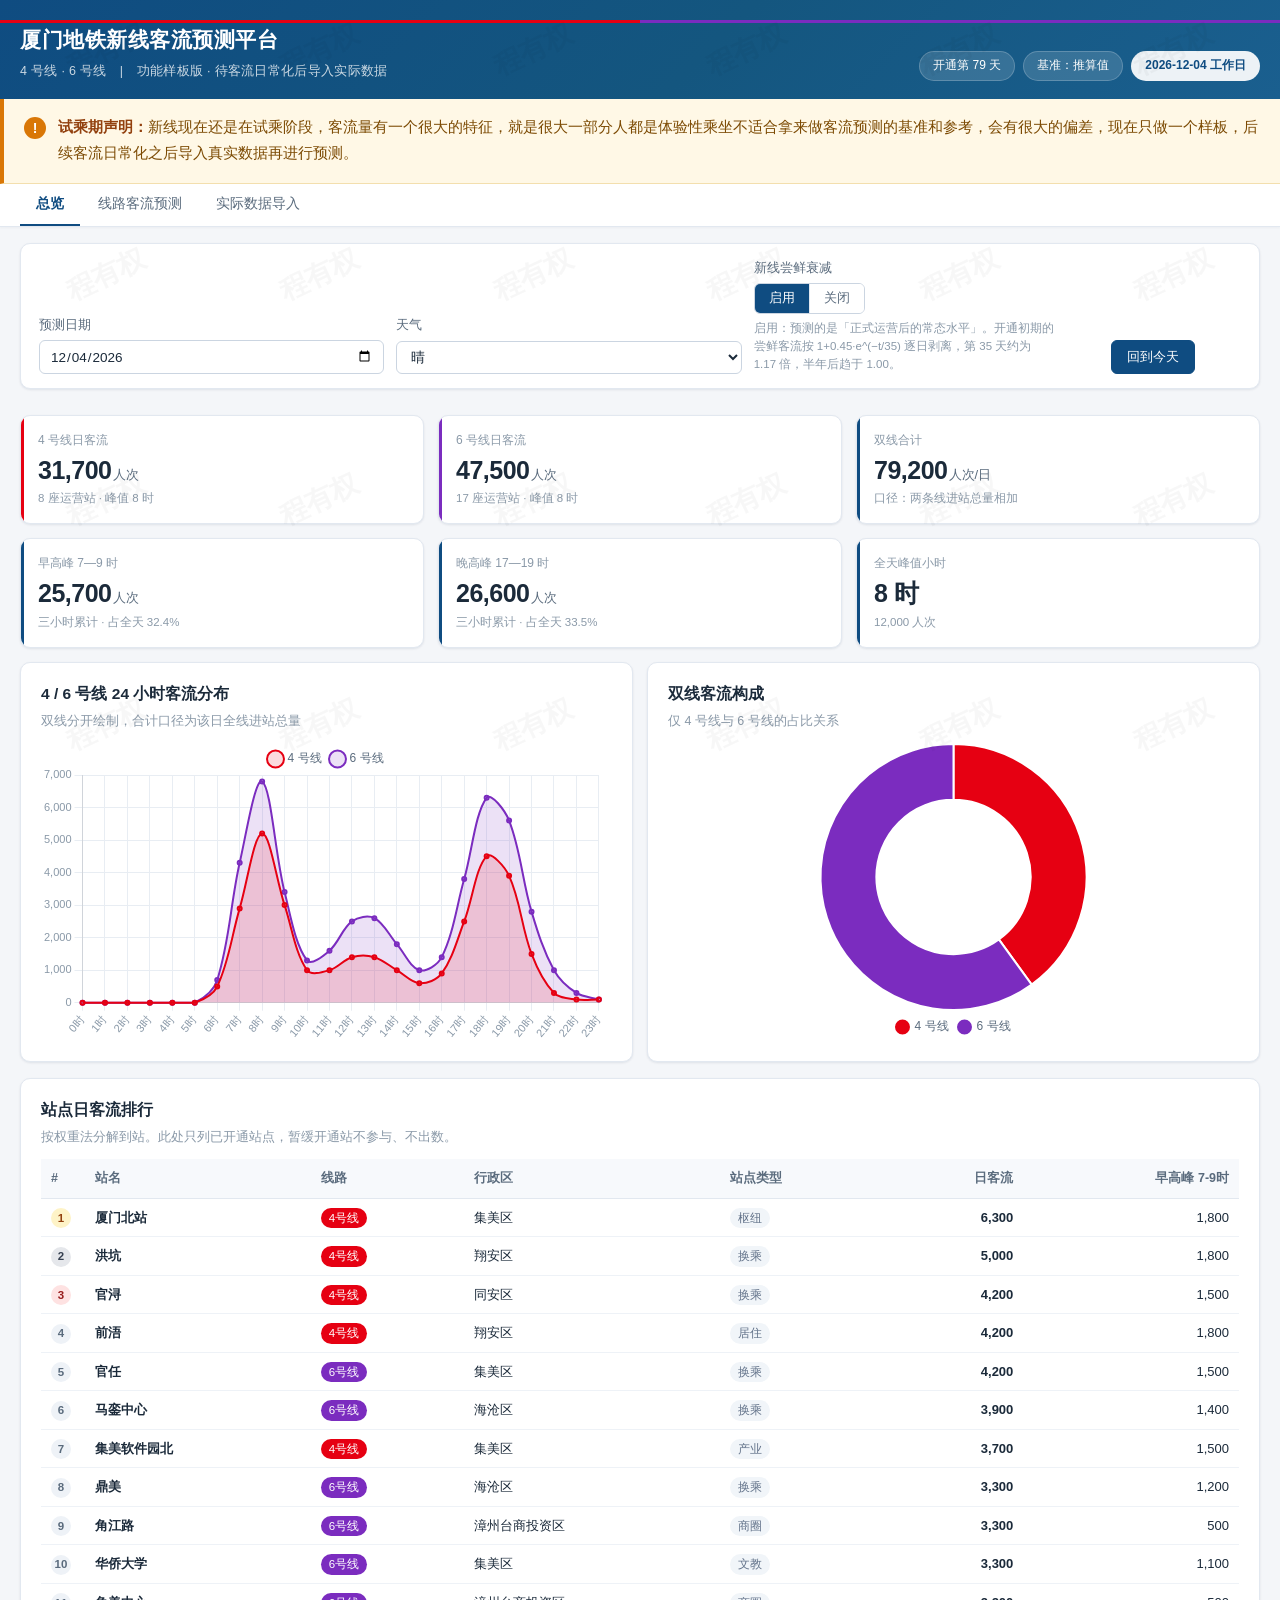
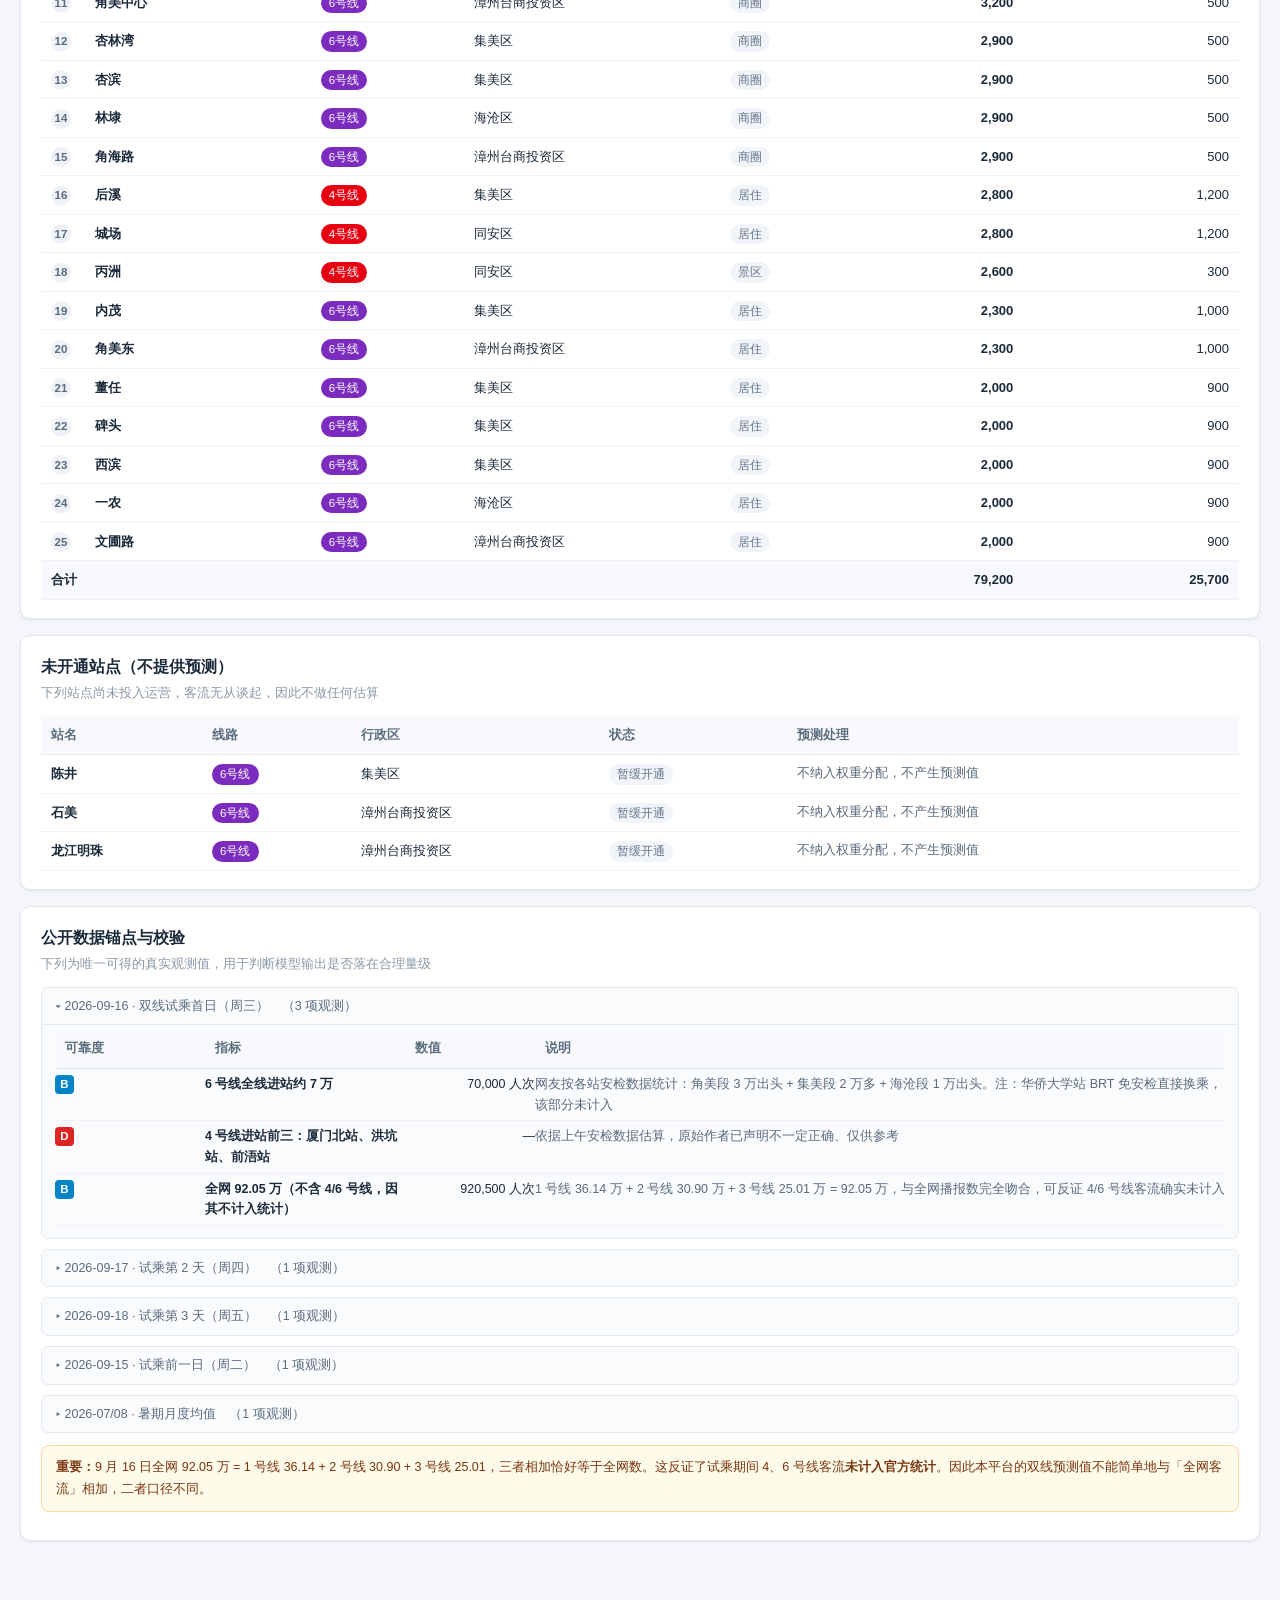
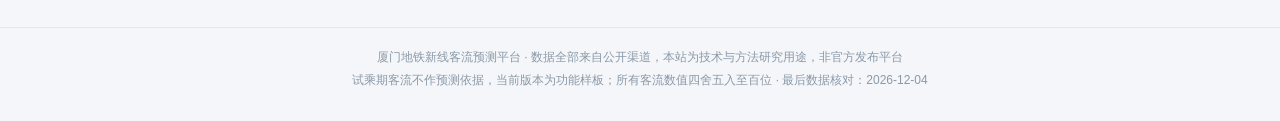
<file: lines/index.html>
<!DOCTYPE html>
<html lang="zh-CN">
<head>
<meta charset="UTF-8">
<meta name="viewport" content="width=device-width, initial-scale=1.0">
<title>厦门地铁新线客流预测平台 · 4号线 / 6号线</title>
<meta name="description" content="厦门地铁 4 号线、6 号线客流预测平台，支持真实客流数据导入与模型回测校准。">
<link rel="stylesheet" href="assets/style.css">
</head>
<body>

<!-- ===== 背景水印 ===== -->
<div class="wm" id="watermarkBox"></div>

<!-- ===== 页头（无 logo） ===== -->
<header class="site-head">
  <div class="line-strip">
    <i style="background:#E60012"></i><i style="background:#7B2CBF"></i>
  </div>
  <div class="wrap">
    <div class="site-title">
      <h1>厦门地铁新线客流预测平台</h1>
      <div class="sub">4 号线 · 6 号线　|　功能样板版 · 待客流日常化后导入实际数据</div>
    </div>
    <div class="head-meta">
      <span class="head-chip" id="chipOpenDays">开通 — 天</span>
      <span class="head-chip" id="chipCalib">基准：推算值</span>
      <span class="head-chip solid" id="chipDate">2026-10-26</span>
    </div>
  </div>
</header>

<!-- ===== 试乘期声明（显著位置，全站可见） ===== -->
<div class="trial-bar">
  <div class="wrap">
    <span class="trial-ico">!</span>
    <div>
      <b>试乘期声明：</b><span id="trialText"></span>
    </div>
  </div>
</div>

<!-- ===== 导航 ===== -->
<nav class="nav">
  <div class="wrap">
    <button class="nav-btn on" data-page="overview">总览</button>
    <button class="nav-btn" data-page="lines">线路客流预测</button>
    <button class="nav-btn" data-page="calib">实际数据导入</button>
  </div>
</nav>

<div class="wrap">

  <!-- ===== 全局参数条 ===== -->
  <div class="ctrl-bar">
    <div class="ctrl-row">
      <div style="min-width:150px">
        <label class="fl">预测日期</label>
        <input type="date" id="gDate" class="inp">
      </div>
      <div style="min-width:120px">
        <label class="fl">天气</label>
        <select id="gWeather" class="sel">
          <option value="">不考虑天气</option>
          <option value="晴" selected>晴</option>
          <option value="多云">多云</option>
          <option value="阴">阴</option>
          <option value="小雨">小雨</option>
          <option value="中雨">中雨</option>
          <option value="大雨">大雨</option>
          <option value="暴雨">暴雨</option>
          <option value="雷阵雨">雷阵雨</option>
          <option value="雾">雾</option>
        </select>
      </div>
      <div style="min-width:150px">
        <label class="fl">新线尝鲜衰减</label>
        <div class="seg" id="gNovelty">
          <button data-nov="1" class="on">启用</button>
          <button data-nov="0">关闭</button>
        </div>
        <div class="seg-note" id="novNote"></div>
      </div>
      <div style="flex:0 0 auto;display:flex;align-items:flex-end">
        <button class="btn pri" id="gToday">回到今天</button>
      </div>
    </div>
  </div>

  <!-- ============ 1. 总览（只保留主要信息） ============ -->
  <section class="page on" id="p-overview">
    <div class="grid g3" id="ovKpi"></div>

    <div class="grid g-line" style="margin-top:14px">
      <div class="card">
        <h2>4 / 6 号线 24 小时客流分布</h2>
        <div class="hint">双线分开绘制，合计口径为该日全线进站总量</div>
        <div class="chart-box"><canvas id="cOvHour"></canvas></div>
      </div>
      <div class="card">
        <h2>双线客流构成</h2>
        <div class="hint">仅 4 号线与 6 号线的占比关系</div>
        <div class="chart-box"><canvas id="cOvLine"></canvas></div>
      </div>
    </div>

    <div class="card">
      <h2>站点日客流排行</h2>
      <div class="hint">按权重法分解到站。此处只列已开通站点，暂缓开通站不参与、不出数。</div>
      <div class="tbl-wrap"><table class="tbl" id="ovRank"></table></div>
    </div>

    <div class="card">
      <h2>未开通站点（不提供预测）</h2>
      <div class="hint">下列站点尚未投入运营，客流无从谈起，因此不做任何估算</div>
      <div id="ovPending"></div>
    </div>

    <div class="card">
      <h2>公开数据锚点与校验</h2>
      <div class="hint">下列为唯一可得的真实观测值，用于判断模型输出是否落在合理量级</div>
      <div id="ovAnchor"></div>
    </div>
  </section>

  <!-- ============ 2. 线路客流预测 ============ -->
  <section class="page" id="p-lines">
    <div class="card">
      <h2>选择线路与站点</h2>
      <div class="ctrl-row">
        <div>
          <label class="fl">线路</label>
          <select id="lnSel" class="sel"></select>
        </div>
        <div>
          <label class="fl">站点（留空则显示整条线路）</label>
          <select id="stSel" class="sel"></select>
        </div>
      </div>
      <div id="lnMeta" style="margin-top:14px"></div>
    </div>

    <div id="lnResult"></div>
  </section>

  <!-- ============ 3. 实际数据导入 ============ -->
  <section class="page" id="p-calib">
    <div class="card">
      <h2>导入实际客流数据</h2>
      <div class="hint">
        支持 <b>.xlsx / .xls / .csv</b>。表头需包含：站名、日期、进站量（出站量与小时为可选）。
        系统会自动识别列名，完成后立即回测精度，并把〈站点基准〉与〈周内系数〉累积写入模型。
      </div>
      <div class="note note-info">
        当前处于<b>试乘期</b>，导入的数据若包含大量体验性乘坐，会把虚高的峰值写进基准。建议等正式开通、客流日常化后再导入。
        导入记录会永久保存在本机，多次导入会叠加学习，不会互相覆盖。
      </div>

      <div class="drop" id="dropZone">
        <div class="ico">⬆</div>
        <div class="t1">点击选择文件，或把文件拖到这里</div>
        <div class="t2">数据仅在本机浏览器内处理，不上传任何服务器</div>
      </div>
      <input type="file" id="fileInput" accept=".xlsx,.xls,.csv" style="display:none">

      <div style="margin-top:14px">
        <button class="btn" id="btnSample">载入示例数据</button>
        <button class="btn" id="btnExport">导出学习档案 JSON</button>
        <button class="btn" id="btnImport">导入学习档案</button>
        <button class="btn danger" id="btnClear">清空学习档案，回到推算态</button>
      </div>
      <input type="file" id="jsonInput" accept=".json" style="display:none">

      <div id="impSummary"></div>
    </div>

    <div class="card">
      <h2>字段自动识别结果</h2>
      <div class="hint">若自动识别有误，可在下拉框中手动更正</div>
      <div class="ctrl-row" id="fieldMap"></div>
      <div style="margin-top:12px" id="fieldPreview"></div>
    </div>

    <div class="card">
      <h2>回测与学习</h2>
      <div class="hint">先用当前模型回测这批数据得到误差，再应用学习，用同一批数据复测，检验是否真的收敛。</div>
      <div style="margin-top:8px">
        <button class="btn pri" id="btnBacktest" disabled>① 回测当前模型</button>
        <button class="btn pri" id="btnApply" disabled>② 学习并复测</button>
      </div>
      <div id="btResult"></div>
    </div>

    <div class="card">
      <h2>学习档案与记忆</h2>
      <div class="hint">每次导入都会写入本机长期记忆。下表是历次学习的累积结果，页面刷新、关闭浏览器后依然有效。</div>
      <div id="calibState"></div>
    </div>

    <div class="card">
      <h2>还缺哪些数据</h2>
      <div class="tbl-wrap"><table class="tbl" id="needTable"></table></div>
    </div>
  </section>

</div>

<footer class="site-foot">
  <div class="wrap">
    厦门地铁新线客流预测平台 · 数据全部来自公开渠道，本站为技术与方法研究用途，非官方发布平台<br>
    试乘期客流不作预测依据，当前版本为功能样板；所有客流数值四舍五入至百位 ·
    最后数据核对：<span id="footDate">2026-10-26</span>
  </div>
</footer>

<script src="vendor/chart.umd.min.js"></script>
<script src="vendor/xlsx.full.min.js"></script>
<script src="assets/data.js"></script>
<script src="assets/calib.js"></script>
<script src="assets/model.js"></script>
<script src="assets/app.js"></script>
<script>
/* 背景水印：程有权（全站平铺，不拦截任何操作） */
(function(){
  var box = document.getElementById('watermarkBox');
  if (!box) return;
  var cols = 6, rows = 4, frag = document.createDocumentFragment();
  for (var r = 0; r < rows; r++) {
    for (var c = 0; c < cols; c++) {
      var s = document.createElement('span');
      s.textContent = '程有权';
      s.style.left = (c / cols * 100 + 5) + '%';
      s.style.top  = (r / rows * 100 + 3) + '%';
      frag.appendChild(s);
    }
  }
  box.appendChild(frag);
})();
</script>
</body>
</html>
</file>
<file: lines/assets/style.css>
/* =====================================================================
 * style.css — 厦门地铁新线客流预测平台
 * 设计取向：数据密度优先，弱化装饰。不设 logo，不做品牌区，全部空间给内容。
 * =================================================================== */

:root {
  --c-primary: #0f4c81;
  --c-primary-lt: #e8f1f9;
  --c-line4: #E60012;
  --c-line6: #7B2CBF;
  --c-brt: #008752;
  --c-bg: #f4f6f9;
  --c-card: #ffffff;
  --c-text: #1b2a3a;
  --c-text-2: #5a6b7d;
  --c-text-3: #8a99a8;
  --c-border: #e2e8f0;
  --c-border-2: #cbd5e1;
  --c-warn: #b45309;
  --c-warn-bg: #fffbeb;
  --c-danger: #b91c1c;
  --c-danger-bg: #fef2f2;
  --c-ok: #047857;
  --c-ok-bg: #ecfdf5;
  --radius: 10px;
  --shadow: 0 1px 3px rgba(16, 40, 66, .06), 0 1px 2px rgba(16, 40, 66, .04);
  --shadow-lg: 0 4px 14px rgba(16, 40, 66, .09);
}

* { box-sizing: border-box; margin: 0; padding: 0; }

body {
  font-family: -apple-system, BlinkMacSystemFont, "PingFang SC", "Microsoft YaHei", "Hiragino Sans GB", sans-serif;
  background: var(--c-bg);
  color: var(--c-text);
  line-height: 1.65;
  font-size: 14px;
  -webkit-font-smoothing: antialiased;
}

.wrap { max-width: 1280px; margin: 0 auto; padding: 0 20px; }

/* ---------- 顶部标题区（无 logo） ---------- */
.site-head {
  background: linear-gradient(135deg, #0f4c81 0%, #14567f 55%, #1a5f8f 100%);
  color: #fff;
  padding: 20px 0 0;
  box-shadow: var(--shadow);
}
.site-head .wrap { display: flex; align-items: flex-end; justify-content: space-between; gap: 20px; flex-wrap: wrap; }
.site-title { padding-bottom: 18px; }
.site-title h1 { font-size: 21px; font-weight: 600; letter-spacing: .5px; margin-bottom: 3px; }
.site-title .sub { font-size: 12.5px; opacity: .78; letter-spacing: .3px; }

.head-meta { display: flex; gap: 8px; align-items: center; padding-bottom: 18px; flex-wrap: wrap; }
.head-chip {
  background: rgba(255,255,255,.14);
  border: 1px solid rgba(255,255,255,.2);
  border-radius: 20px;
  padding: 4px 13px;
  font-size: 12px;
  white-space: nowrap;
}
.head-chip.solid { background: rgba(255,255,255,.92); color: var(--c-primary); font-weight: 600; border-color: transparent; }

/* 线路色条 */
.line-strip { height: 3px; display: flex; }
.line-strip i { flex: 1; }

/* ---------- 试乘期声明条 ---------- */
.trial-bar {
  background: #fff8e6;
  border-bottom: 1px solid #f3dfae;
  border-left: 4px solid #d97706;
}
.trial-bar .wrap {
  display: flex; align-items: flex-start; gap: 12px;
  padding: 16px 20px; font-size: 14.5px; line-height: 1.78; color: #7c4a03;
}
.trial-ico {
  flex: 0 0 22px; width: 22px; height: 22px; margin-top: 2px;
  border-radius: 50%; background: #d97706; color: #fff;
  font-size: 14px; font-weight: 700; font-style: normal;
  display: flex; align-items: center; justify-content: center;
}
.trial-bar b { color: #92400e; }

/* 分段控件下方的说明文字 */
.seg-note {
  margin-top: 6px; font-size: 11.5px; line-height: 1.55; color: #8a99a8; max-width: 300px;
}

/* ---------- 导航 ---------- */
.nav {
  background: #fff;
  border-bottom: 1px solid var(--c-border);
  position: sticky; top: 0; z-index: 50;
  box-shadow: 0 1px 2px rgba(16,40,66,.04);
}
.nav .wrap { display: flex; gap: 2px; overflow-x: auto; padding: 0 20px; }
.nav-btn {
  background: none; border: none; border-bottom: 2.5px solid transparent;
  padding: 11px 16px; font-size: 13.5px; color: var(--c-text-2);
  cursor: pointer; white-space: nowrap; font-family: inherit;
  transition: color .15s, border-color .15s;
}
.nav-btn:hover { color: var(--c-primary); }
.nav-btn.on { color: var(--c-primary); border-bottom-color: var(--c-primary); font-weight: 600; }

/* ---------- 页面容器 ---------- */
.page { display: none; padding: 22px 0 70px; }
.page.on { display: block; }

/* 全局参数条 */
.ctrl-bar {
  background: var(--c-card); border: 1px solid var(--c-border);
  border-radius: var(--radius); padding: 14px 18px; margin: 16px 0 4px;
  box-shadow: var(--shadow);
}

/* ---------- 卡片 ---------- */
.card {
  background: var(--c-card);
  border: 1px solid var(--c-border);
  border-radius: var(--radius);
  padding: 18px 20px;
  margin-bottom: 16px;
  box-shadow: var(--shadow);
}
.card > h2 {
  font-size: 15.5px; font-weight: 600; margin-bottom: 4px;
  display: flex; align-items: center; gap: 8px; flex-wrap: wrap;
}
.card > h3 { font-size: 14px; font-weight: 600; margin: 16px 0 8px; color: var(--c-text); }
.card .hint { font-size: 12.5px; color: var(--c-text-3); margin-bottom: 12px; }

.grid { display: grid; gap: 14px; }
.g2 { grid-template-columns: repeat(2, 1fr); }
.g3 { grid-template-columns: repeat(3, 1fr); }
.g4 { grid-template-columns: repeat(4, 1fr); }
.g-line { grid-template-columns: 1fr 1fr; }

/* ---------- 指标卡 ---------- */
.kpi {
  background: var(--c-card); border: 1px solid var(--c-border);
  border-radius: var(--radius); padding: 15px 17px; box-shadow: var(--shadow);
  position: relative; overflow: hidden;
}
.kpi::before {
  content: ''; position: absolute; left: 0; top: 0; bottom: 0; width: 3px;
  background: var(--c-primary);
}
.kpi.k4::before { background: var(--c-line4); }
.kpi.k6::before { background: var(--c-line6); }
.kpi.kb::before { background: var(--c-brt); }
.kpi .lb { font-size: 12px; color: var(--c-text-3); margin-bottom: 5px; }
.kpi .vl { font-size: 25px; font-weight: 650; line-height: 1.15; letter-spacing: -.5px; }
.kpi .vl small { font-size: 13px; font-weight: 500; color: var(--c-text-2); margin-left: 2px; }
.kpi .ex { font-size: 11.5px; color: var(--c-text-3); margin-top: 5px; }
.kpi .rg { font-size: 11.5px; color: var(--c-text-2); margin-top: 3px; }

/* ---------- 表格 ---------- */
.tbl-wrap { overflow-x: auto; margin: 0 -20px; padding: 0 20px; }
table.tbl { width: 100%; border-collapse: collapse; font-size: 13px; }
table.tbl th {
  text-align: left; padding: 9px 10px; background: #f7f9fc;
  border-bottom: 1.5px solid var(--c-border); color: var(--c-text-2);
  font-weight: 600; white-space: nowrap; font-size: 12.5px;
}
table.tbl td { padding: 8px 10px; border-bottom: 1px solid #eef2f7; vertical-align: top; }
table.tbl tbody tr:hover { background: #fafbfd; }
table.tbl td.num, table.tbl th.num { text-align: right; font-variant-numeric: tabular-nums; }
table.tbl tfoot td { font-weight: 600; background: #f7f9fc; border-top: 1.5px solid var(--c-border); }
.rank { display: inline-flex; align-items: center; justify-content: center;
  width: 20px; height: 20px; border-radius: 50%; background: #eef2f7; color: var(--c-text-2);
  font-size: 11.5px; font-weight: 600; }
.rank.r1 { background: #fef3c7; color: #92400e; }
.rank.r2 { background: #e5e7eb; color: #374151; }
.rank.r3 { background: #fee2e2; color: #991b1b; }

/* ---------- 徽标 / 标签 ---------- */
.tag {
  display: inline-block; padding: 1px 8px; border-radius: 11px;
  font-size: 11.5px; line-height: 1.6; white-space: nowrap; font-weight: 500;
}
.t-blue  { background: #e8f1f9; color: #0f4c81; }
.t-red   { background: #fee2e2; color: #b91c1c; }
.t-green { background: #d1fae5; color: #047857; }
.t-amber { background: #fef3c7; color: #92400e; }
.t-gray  { background: #f1f5f9; color: #64748b; }
.t-purple{ background: #ede9fe; color: #6d28d9; }
.t-line4 { background: #E60012; color: #fff; }
.t-line6 { background: #7B2CBF; color: #fff; }
.t-brt   { background: #008752; color: #fff; }

/* 数据可靠性等级 */
.rel {
  display: inline-flex; align-items: center; justify-content: center;
  width: 19px; height: 19px; border-radius: 4px; font-size: 11.5px;
  font-weight: 700; color: #fff; flex: none;
}
.rel-a { background: #047857; }
.rel-b { background: #0284c7; }
.rel-c { background: #d97706; }
.rel-d { background: #dc2626; }

/* ---------- 提示块 ---------- */
.note {
  border-radius: 8px; padding: 11px 14px; font-size: 12.5px; margin: 10px 0;
  border: 1px solid; line-height: 1.7;
}
.note-warn  { background: var(--c-warn-bg);  border-color: #fcd9a0; color: #78350f; }
.note-info  { background: var(--c-primary-lt); border-color: #bcd8ef; color: #0c3a5f; }
.note-danger{ background: var(--c-danger-bg); border-color: #fbc7c7; color: #7f1d1d; }
.note-ok    { background: var(--c-ok-bg);    border-color: #a7f3d0; color: #065f46; }
.note b { font-weight: 600; }

/* ---------- 表单控件 ---------- */
label.fl { display: block; font-size: 12.5px; color: var(--c-text-2); margin-bottom: 5px; font-weight: 500; }
select.sel, input.inp {
  width: 100%; padding: 7px 10px; border: 1px solid var(--c-border-2);
  border-radius: 6px; font-size: 13.5px; font-family: inherit;
  background: #fff; color: var(--c-text);
}
select.sel:focus, input.inp:focus { outline: none; border-color: var(--c-primary); box-shadow: 0 0 0 3px rgba(15,76,129,.09); }
.ctrl-row { display: flex; gap: 12px; flex-wrap: wrap; align-items: flex-end; }
.ctrl-row > div { flex: 1; min-width: 130px; }

button.btn {
  padding: 7px 15px; border-radius: 6px; border: 1px solid var(--c-border-2);
  background: #fff; color: var(--c-text); font-size: 13px; cursor: pointer;
  font-family: inherit; transition: all .15s;
}
button.btn:hover { border-color: var(--c-primary); color: var(--c-primary); }
button.btn.pri { background: var(--c-primary); color: #fff; border-color: var(--c-primary); font-weight: 500; }
button.btn.pri:hover { background: #0d416e; }
button.btn.danger { color: var(--c-danger); border-color: #fbc7c7; }
button.btn.danger:hover { background: var(--c-danger-bg); }
button.btn:disabled { opacity: .5; cursor: not-allowed; }

/* 分段开关 */
.seg { display: inline-flex; border: 1px solid var(--c-border-2); border-radius: 6px; overflow: hidden; }
.seg button {
  border: none; background: #fff; padding: 6px 14px; font-size: 12.5px;
  cursor: pointer; color: var(--c-text-2); font-family: inherit; border-right: 1px solid var(--c-border);
  transition: all .15s;
}
.seg button:last-child { border-right: none; }
.seg button.on { background: var(--c-primary); color: #fff; font-weight: 500; }

/* ---------- 图表 ---------- */
.chart-box { position: relative; width: 100%; height: 300px; }
.chart-box.tall { height: 380px; }
.chart-box.short { height: 230px; }
.chart-fail {
  display: none; padding: 30px; text-align: center; color: var(--c-text-3);
  font-size: 13px; background: #fafbfd; border: 1px dashed var(--c-border-2); border-radius: 8px;
}
.chart-fail.on { display: block; }

/* ---------- trace 展开 ---------- */
details.tr { border: 1px solid var(--c-border); border-radius: 7px; margin-top: 10px; background: #fafbfd; }
details.tr > summary {
  padding: 8px 13px; cursor: pointer; font-size: 12.5px; color: var(--c-text-2);
  user-select: none; list-style: none; font-weight: 500;
}
details.tr > summary::-webkit-details-marker { display: none; }
details.tr > summary::before { content: '▸ '; }
details.tr[open] > summary::before { content: '▾ '; }
details.tr .tr-body { padding: 4px 13px 12px; border-top: 1px solid var(--c-border); }
details.tr .tr-body table { width: 100%; font-size: 12.5px; border-collapse: collapse; }
details.tr .tr-body td { padding: 5px 0; border-bottom: 1px solid #eef2f7; }
details.tr .tr-body td:first-child { color: var(--c-text-2); width: 150px; }
details.tr .tr-body td:nth-child(2) { font-weight: 600; font-variant-numeric: tabular-nums; width: 110px; }
details.tr .tr-body td:last-child { color: var(--c-text-3); font-size: 12px; }

/* ---------- 上传区 ---------- */
.drop {
  border: 2px dashed var(--c-border-2); border-radius: 10px; padding: 34px 20px;
  text-align: center; background: #fafbfd; transition: all .18s; cursor: pointer;
}
.drop:hover, .drop.hot { border-color: var(--c-primary); background: var(--c-primary-lt); }
.drop .ico { font-size: 30px; margin-bottom: 8px; opacity: .5; }
.drop .t1 { font-size: 14px; font-weight: 600; margin-bottom: 4px; }
.drop .t2 { font-size: 12.5px; color: var(--c-text-3); }

/* 进度/结果条 */
.res-bar { display: flex; align-items: center; gap: 10px; padding: 11px 14px; border-radius: 8px; font-size: 13px; }
.res-bar.ok { background: var(--c-ok-bg); color: #065f46; border: 1px solid #a7f3d0; }
.res-bar.bad { background: var(--c-danger-bg); color: #7f1d1d; border: 1px solid #fbc7c7; }

/* ---------- 方法页 ---------- */
.step {
  border-left: 3px solid var(--c-primary); padding: 0 0 0 16px; margin-bottom: 20px; position: relative;
}
.step-h { display: flex; align-items: baseline; gap: 9px; margin-bottom: 6px; flex-wrap: wrap; }
.step-n {
  background: var(--c-primary); color: #fff; width: 21px; height: 21px; border-radius: 50%;
  display: inline-flex; align-items: center; justify-content: center;
  font-size: 12px; font-weight: 700; flex: none;
}
.step-t { font-size: 14.5px; font-weight: 600; }
.step-f {
  background: #0f2233; color: #cfe6ff; border-radius: 7px; padding: 10px 14px;
  font-family: Consolas, "SF Mono", Menlo, monospace; font-size: 12.5px;
  overflow-x: auto; margin: 8px 0; white-space: pre-wrap; line-height: 1.7;
}
.step-w { font-size: 13px; color: var(--c-text-2); line-height: 1.8; }

.paper {
  border: 1px solid var(--c-border); border-radius: 9px; padding: 14px 16px; margin-bottom: 12px;
  background: #fff; transition: box-shadow .18s;
}
.paper:hover { box-shadow: var(--shadow-lg); }
.paper.core { border-left: 3px solid var(--c-primary); }
.paper.h { border-left: 3px solid #94a3b8; }
.paper-t { font-size: 14px; font-weight: 600; margin-bottom: 5px; line-height: 1.5; }
.paper-m { font-size: 12px; color: var(--c-text-3); margin-bottom: 9px; }
.paper-row { display: flex; gap: 8px; margin-bottom: 6px; font-size: 12.5px; line-height: 1.75; }
.paper-row .k { flex: none; width: 62px; color: var(--c-text-3); font-weight: 500; }
.paper-row .v { flex: 1; color: var(--c-text-2); }
.paper-row.why .v { color: var(--c-text); }

.formula-box {
  background: #f8fafc; border: 1px solid var(--c-border); border-radius: 7px;
  padding: 11px 14px; font-family: Consolas, monospace; font-size: 12.5px;
  line-height: 1.85; overflow-x: auto; color: #1e3a5f;
}

/* ---------- 页脚 ---------- */
.site-foot {
  border-top: 1px solid var(--c-border); padding: 18px 0 30px;
  font-size: 12px; color: var(--c-text-3); text-align: center; line-height: 1.9;
}

/* ---------- 背景水印（全局平铺，不拦截操作） ---------- */
.wm{position:fixed;top:0;left:0;width:100%;height:100%;pointer-events:none;z-index:9999;overflow:hidden;}
.wm span{position:absolute;font-size:28px;color:rgba(0,0,0,0.03);transform:rotate(-25deg);white-space:nowrap;user-select:none;font-weight:700;}

/* ---------- 响应式 ---------- */
@media (max-width: 980px) {
  .g4 { grid-template-columns: repeat(2, 1fr); }
  .g3 { grid-template-columns: repeat(2, 1fr); }
  .g-line { grid-template-columns: 1fr; }
}
@media (max-width: 640px) {
  .wrap { padding: 0 13px; }
  .g2, .g3, .g4 { grid-template-columns: 1fr; }
  .site-title h1 { font-size: 18px; }
  .head-meta { padding-bottom: 12px; }
  .card { padding: 15px 14px; }
  .tbl-wrap { margin: 0 -14px; padding: 0 14px; }
  .kpi .vl { font-size: 22px; }
  .chart-box { height: 260px; }
}
</file>
